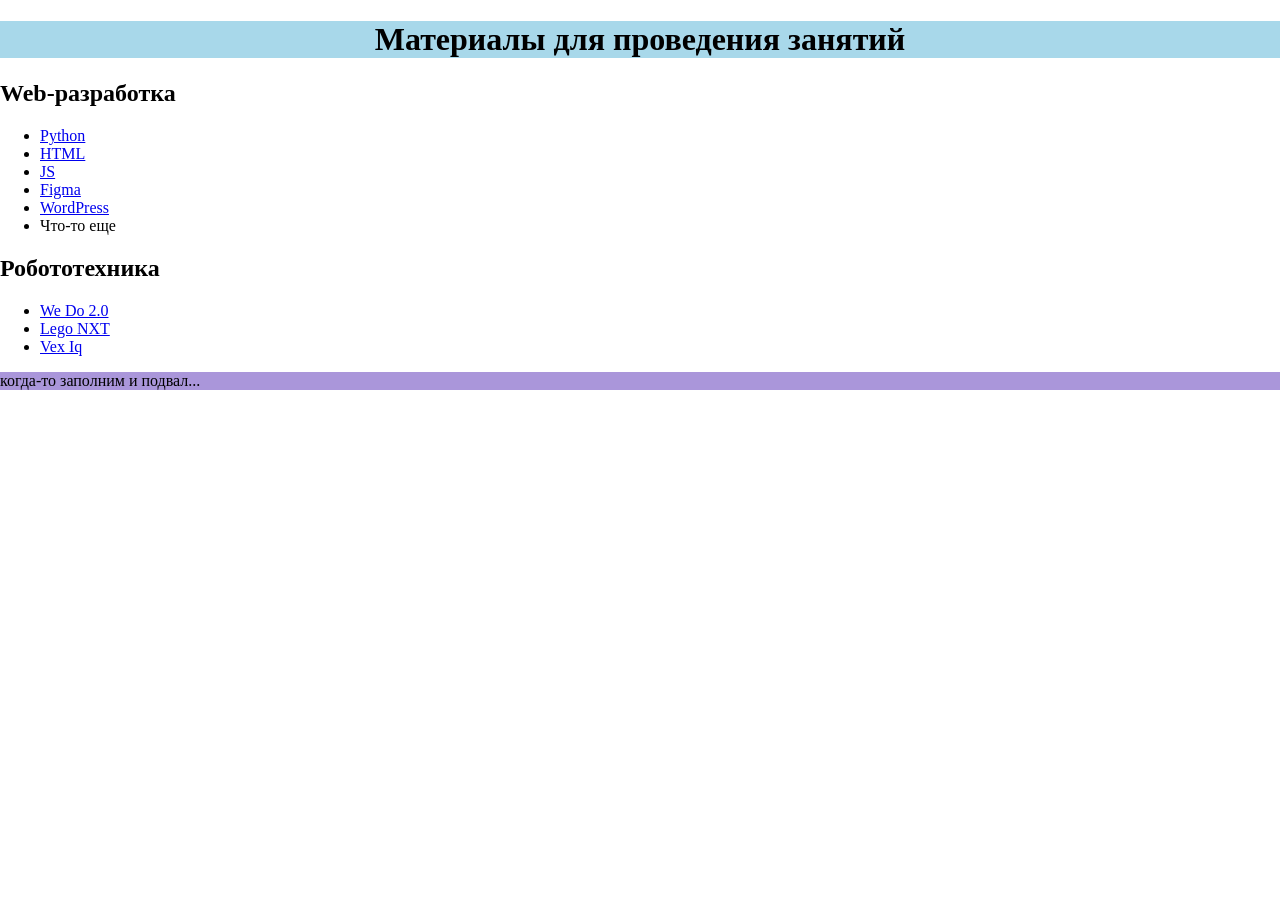
<file: index.html>
<!DOCTYPE html>
<html lang="en">

<head>
    <meta charset="UTF-8">
    <meta name="viewport" content="width=device-width, initial-scale=1.0">
    <link rel="stylesheet" href="style.css">
    <title>Выбор занятия</title>
</head>

<body>
    <header>
        <h1>Материалы для проведения занятий</h1>
    </header>
    <main>
        <h2>Web-разработка</h2>
        <ul>
            <li><a href="python.html">Python</a></li>
            <li><a href="HTML.html">HTML</a></li>
            <li><a href="js.html">JS</a></li>
            <li><a href="figma.html">Figma</a></li>
            <li><a href="wordpress.html">WordPress</a></li>
            <li>Что-то еще</li>
        </ul>
        <h2>Робототехника</h2>
        <ul>
            <li><a href="wedo.html">We Do 2.0</a></li>
            <li><a href="nxt.html">Lego NXT</a></li>
            <li><a href="vex.html">Vex Iq</a></li>
        </ul>
    </main>
<footer>когда-то заполним и подвал...</footer>
</body>

</html>
</file>
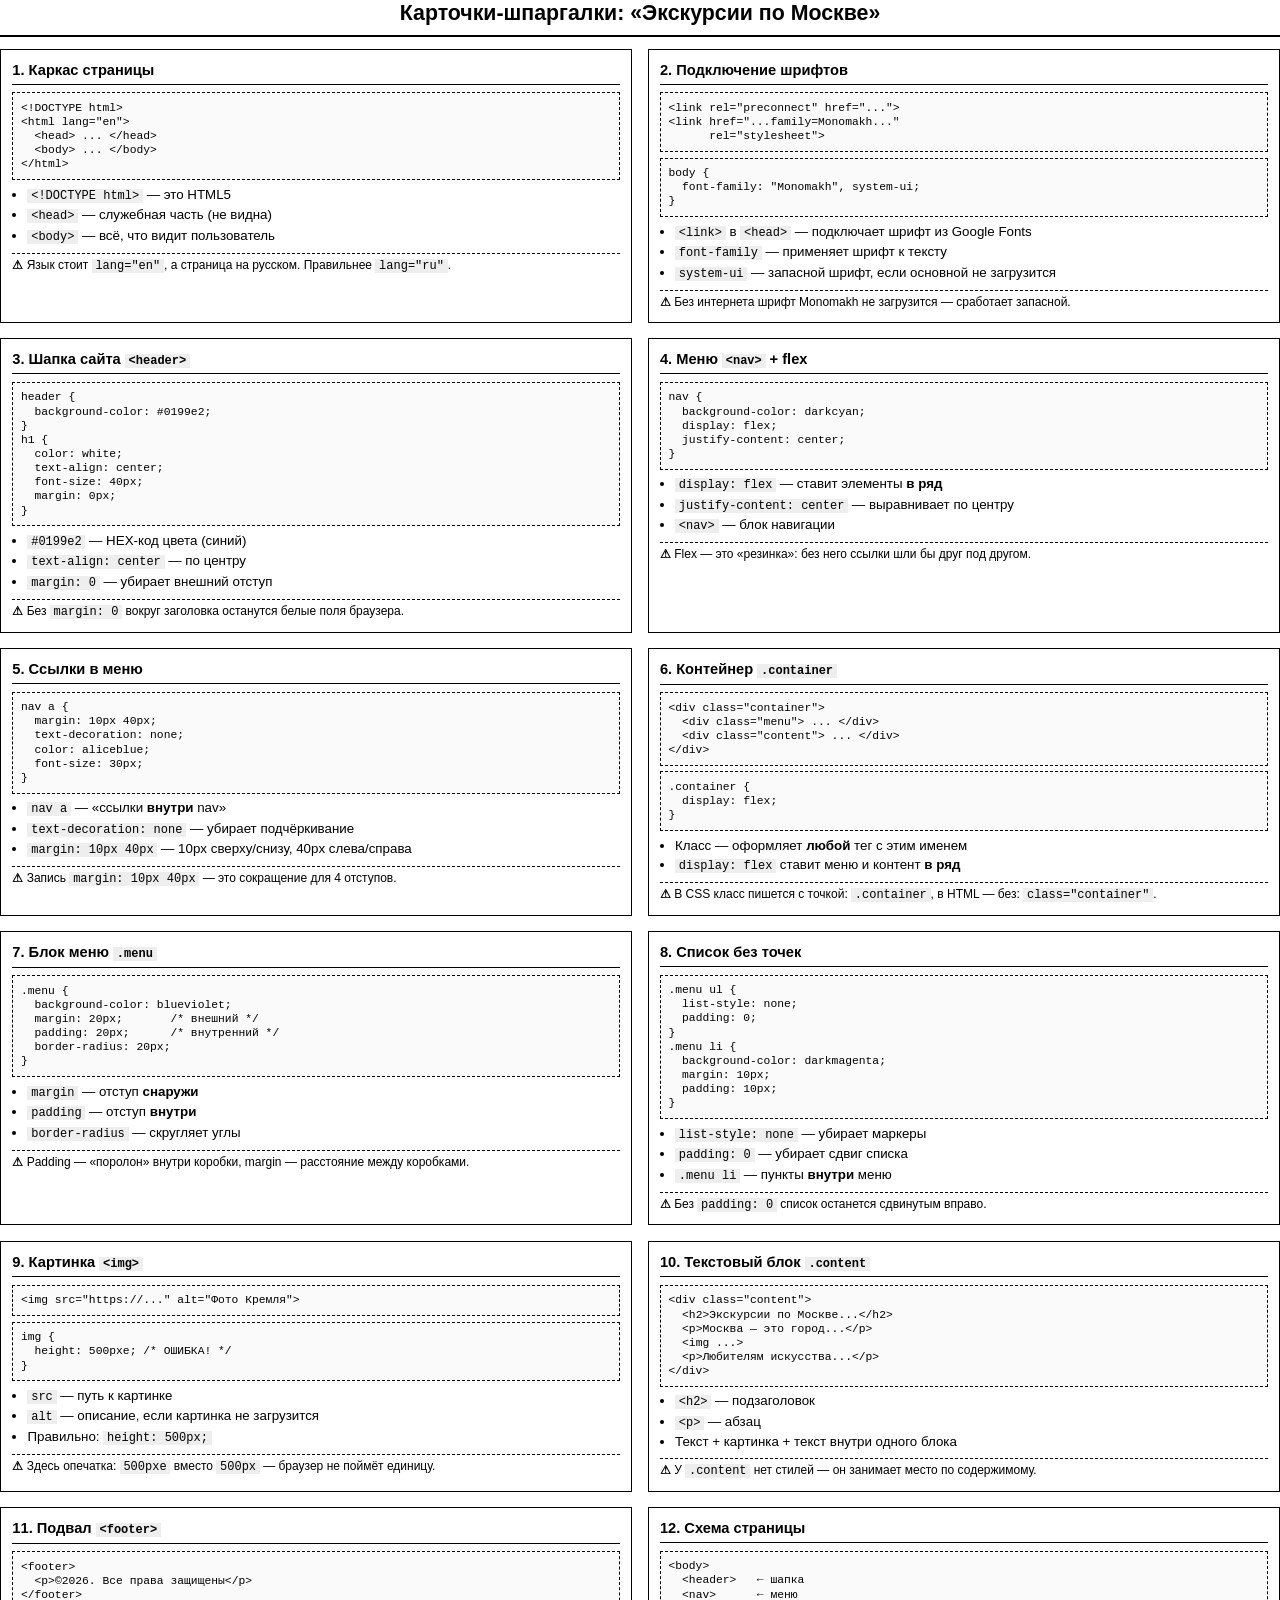
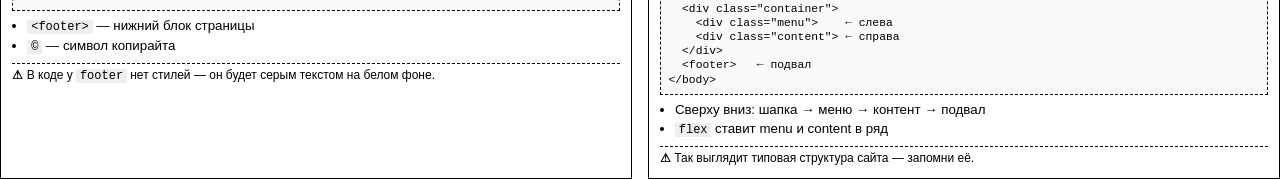
<file: HTML-less-2.html>
<!DOCTYPE html>
<html lang="ru">
<head>
<meta charset="UTF-8">
<title>Карточки-шпаргалки: Экскурсии по Москве</title>
<style>
  @page { size: A4; margin: 10mm; }
  * { box-sizing: border-box; }
  body {
    font-family: Arial, Helvetica, sans-serif;
    font-size: 10pt;
    line-height: 1.3;
    color: #000;
    background: #fff;
    margin: 0;
  }
  h1 {
    font-size: 16pt;
    text-align: center;
    margin: 0 0 3mm;
    border-bottom: 2px solid #000;
    padding-bottom: 2mm;
  }
  .grid {
    display: grid;
    grid-template-columns: 1fr 1fr;
    gap: 4mm;
  }
  .card {
    border: 1.5px solid #000;
    padding: 3mm;
    break-inside: avoid;
  }
  .card h2 {
    font-size: 11pt;
    margin: 0 0 2mm;
    border-bottom: 1px solid #000;
    padding-bottom: 1mm;
  }
  .card h3 {
    font-size: 10pt;
    margin: 2mm 0 1mm;
  }
  code {
    font-family: "Courier New", monospace;
    font-size: 9pt;
    background: #eee;
    padding: 0 1mm;
  }
  pre {
    font-family: "Courier New", monospace;
    font-size: 8.5pt;
    border: 1px dashed #000;
    padding: 2mm;
    margin: 1.5mm 0;
    white-space: pre-wrap;
    line-height: 1.25;
    background: #fafafa;
  }
  ul { margin: 1mm 0 1mm 4mm; padding: 0; }
  li { margin-bottom: 0.5mm; }
  .tag { font-weight: bold; }
  .warn {
    border-top: 1px dashed #000;
    margin-top: 2mm;
    padding-top: 1mm;
    font-size: 9pt;
  }
  .warn::before { content: "⚠ "; font-weight: bold; }
  @media print {
    .card { page-break-inside: avoid; }
  }
</style>
</head>
<body>

<h1>Карточки-шпаргалки: «Экскурсии по Москве»</h1>

<div class="grid">

  <!-- КАРТОЧКА 1 -->
  <div class="card">
    <h2>1. Каркас страницы</h2>
    <pre>&lt;!DOCTYPE html&gt;
&lt;html lang="en"&gt;
  &lt;head&gt; ... &lt;/head&gt;
  &lt;body&gt; ... &lt;/body&gt;
&lt;/html&gt;</pre>
    <ul>
      <li><code>&lt;!DOCTYPE html&gt;</code> — это HTML5</li>
      <li><code>&lt;head&gt;</code> — служебная часть (не видна)</li>
      <li><code>&lt;body&gt;</code> — всё, что видит пользователь</li>
    </ul>
    <div class="warn">Язык стоит <code>lang="en"</code>, а страница на русском. Правильнее <code>lang="ru"</code>.</div>
  </div>

  <!-- КАРТОЧКА 2 -->
  <div class="card">
    <h2>2. Подключение шрифтов</h2>
    <pre>&lt;link rel="preconnect" href="..."&gt;
&lt;link href="...family=Monomakh..." 
      rel="stylesheet"&gt;</pre>
    <pre>body {
  font-family: "Monomakh", system-ui;
}</pre>
    <ul>
      <li><code>&lt;link&gt;</code> в <code>&lt;head&gt;</code> — подключает шрифт из Google Fonts</li>
      <li><code>font-family</code> — применяет шрифт к тексту</li>
      <li><code>system-ui</code> — запасной шрифт, если основной не загрузится</li>
    </ul>
    <div class="warn">Без интернета шрифт Monomakh не загрузится — сработает запасной.</div>
  </div>

  <!-- КАРТОЧКА 3 -->
  <div class="card">
    <h2>3. Шапка сайта <code>&lt;header&gt;</code></h2>
    <pre>header {
  background-color: #0199e2;
}
h1 {
  color: white;
  text-align: center;
  font-size: 40px;
  margin: 0px;
}</pre>
    <ul>
      <li><code>#0199e2</code> — HEX-код цвета (синий)</li>
      <li><code>text-align: center</code> — по центру</li>
      <li><code>margin: 0</code> — убирает внешний отступ</li>
    </ul>
    <div class="warn">Без <code>margin: 0</code> вокруг заголовка останутся белые поля браузера.</div>
  </div>

  <!-- КАРТОЧКА 4 -->
  <div class="card">
    <h2>4. Меню <code>&lt;nav&gt;</code> + flex</h2>
    <pre>nav {
  background-color: darkcyan;
  display: flex;
  justify-content: center;
}</pre>
    <ul>
      <li><code>display: flex</code> — ставит элементы <b>в ряд</b></li>
      <li><code>justify-content: center</code> — выравнивает по центру</li>
      <li><code>&lt;nav&gt;</code> — блок навигации</li>
    </ul>
    <div class="warn">Flex — это «резинка»: без него ссылки шли бы друг под другом.</div>
  </div>

  <!-- КАРТОЧКА 5 -->
  <div class="card">
    <h2>5. Ссылки в меню</h2>
    <pre>nav a {
  margin: 10px 40px;
  text-decoration: none;
  color: aliceblue;
  font-size: 30px;
}</pre>
    <ul>
      <li><code>nav a</code> — «ссылки <b>внутри</b> nav»</li>
      <li><code>text-decoration: none</code> — убирает подчёркивание</li>
      <li><code>margin: 10px 40px</code> — 10px сверху/снизу, 40px слева/справа</li>
    </ul>
    <div class="warn">Запись <code>margin: 10px 40px</code> — это сокращение для 4 отступов.</div>
  </div>

  <!-- КАРТОЧКА 6 -->
  <div class="card">
    <h2>6. Контейнер <code>.container</code></h2>
    <pre>&lt;div class="container"&gt;
  &lt;div class="menu"&gt; ... &lt;/div&gt;
  &lt;div class="content"&gt; ... &lt;/div&gt;
&lt;/div&gt;</pre>
    <pre>.container {
  display: flex;
}</pre>
    <ul>
      <li>Класс — оформляет <b>любой</b> тег с этим именем</li>
      <li><code>display: flex</code> ставит меню и контент <b>в ряд</b></li>
    </ul>
    <div class="warn">В CSS класс пишется с точкой: <code>.container</code>, в HTML — без: <code>class="container"</code>.</div>
  </div>

  <!-- КАРТОЧКА 7 -->
  <div class="card">
    <h2>7. Блок меню <code>.menu</code></h2>
    <pre>.menu {
  background-color: blueviolet;
  margin: 20px;       /* внешний */
  padding: 20px;      /* внутренний */
  border-radius: 20px;
}</pre>
    <ul>
      <li><code>margin</code> — отступ <b>снаружи</b></li>
      <li><code>padding</code> — отступ <b>внутри</b></li>
      <li><code>border-radius</code> — скругляет углы</li>
    </ul>
    <div class="warn">Padding — «поролон» внутри коробки, margin — расстояние между коробками.</div>
  </div>

  <!-- КАРТОЧКА 8 -->
  <div class="card">
    <h2>8. Список без точек</h2>
    <pre>.menu ul {
  list-style: none;
  padding: 0;
}
.menu li {
  background-color: darkmagenta;
  margin: 10px;
  padding: 10px;
}</pre>
    <ul>
      <li><code>list-style: none</code> — убирает маркеры</li>
      <li><code>padding: 0</code> — убирает сдвиг списка</li>
      <li><code>.menu li</code> — пункты <b>внутри</b> меню</li>
    </ul>
    <div class="warn">Без <code>padding: 0</code> список останется сдвинутым вправо.</div>
  </div>

  <!-- КАРТОЧКА 9 -->
  <div class="card">
    <h2>9. Картинка <code>&lt;img&gt;</code></h2>
    <pre>&lt;img src="https://..." alt="Фото Кремля"&gt;</pre>
    <pre>img {
  height: 500pxe; /* ОШИБКА! */
}</pre>
    <ul>
      <li><code>src</code> — путь к картинке</li>
      <li><code>alt</code> — описание, если картинка не загрузится</li>
      <li>Правильно: <code>height: 500px;</code></li>
    </ul>
    <div class="warn">Здесь опечатка: <code>500pxe</code> вместо <code>500px</code> — браузер не поймёт единицу.</div>
  </div>

  <!-- КАРТОЧКА 10 -->
  <div class="card">
    <h2>10. Текстовый блок <code>.content</code></h2>
    <pre>&lt;div class="content"&gt;
  &lt;h2&gt;Экскурсии по Москве...&lt;/h2&gt;
  &lt;p&gt;Москва — это город...&lt;/p&gt;
  &lt;img ...&gt;
  &lt;p&gt;Любителям искусства...&lt;/p&gt;
&lt;/div&gt;</pre>
    <ul>
      <li><code>&lt;h2&gt;</code> — подзаголовок</li>
      <li><code>&lt;p&gt;</code> — абзац</li>
      <li>Текст + картинка + текст внутри одного блока</li>
    </ul>
    <div class="warn">У <code>.content</code> нет стилей — он занимает место по содержимому.</div>
  </div>

  <!-- КАРТОЧКА 11 -->
  <div class="card">
    <h2>11. Подвал <code>&lt;footer&gt;</code></h2>
    <pre>&lt;footer&gt;
  &lt;p&gt;©2026. Все права защищены&lt;/p&gt;
&lt;/footer&gt;</pre>
    <ul>
      <li><code>&lt;footer&gt;</code> — нижний блок страницы</li>
      <li><code>©</code> — символ копирайта</li>
    </ul>
    <div class="warn">В коде у <code>footer</code> нет стилей — он будет серым текстом на белом фоне.</div>
  </div>

  <!-- КАРТОЧКА 12 -->
  <div class="card">
    <h2>12. Схема страницы</h2>
    <pre>&lt;body&gt;
  &lt;header&gt;   ← шапка
  &lt;nav&gt;      ← меню
  &lt;div class="container"&gt;
    &lt;div class="menu"&gt;    ← слева
    &lt;div class="content"&gt; ← справа
  &lt;/div&gt;
  &lt;footer&gt;   ← подвал
&lt;/body&gt;</pre>
    <ul>
      <li>Сверху вниз: шапка → меню → контент → подвал</li>
      <li><code>flex</code> ставит menu и content в ряд</li>
    </ul>
    <div class="warn">Так выглядит типовая структура сайта — запомни её.</div>
  </div>

</div>

</body>
</html>
</file>
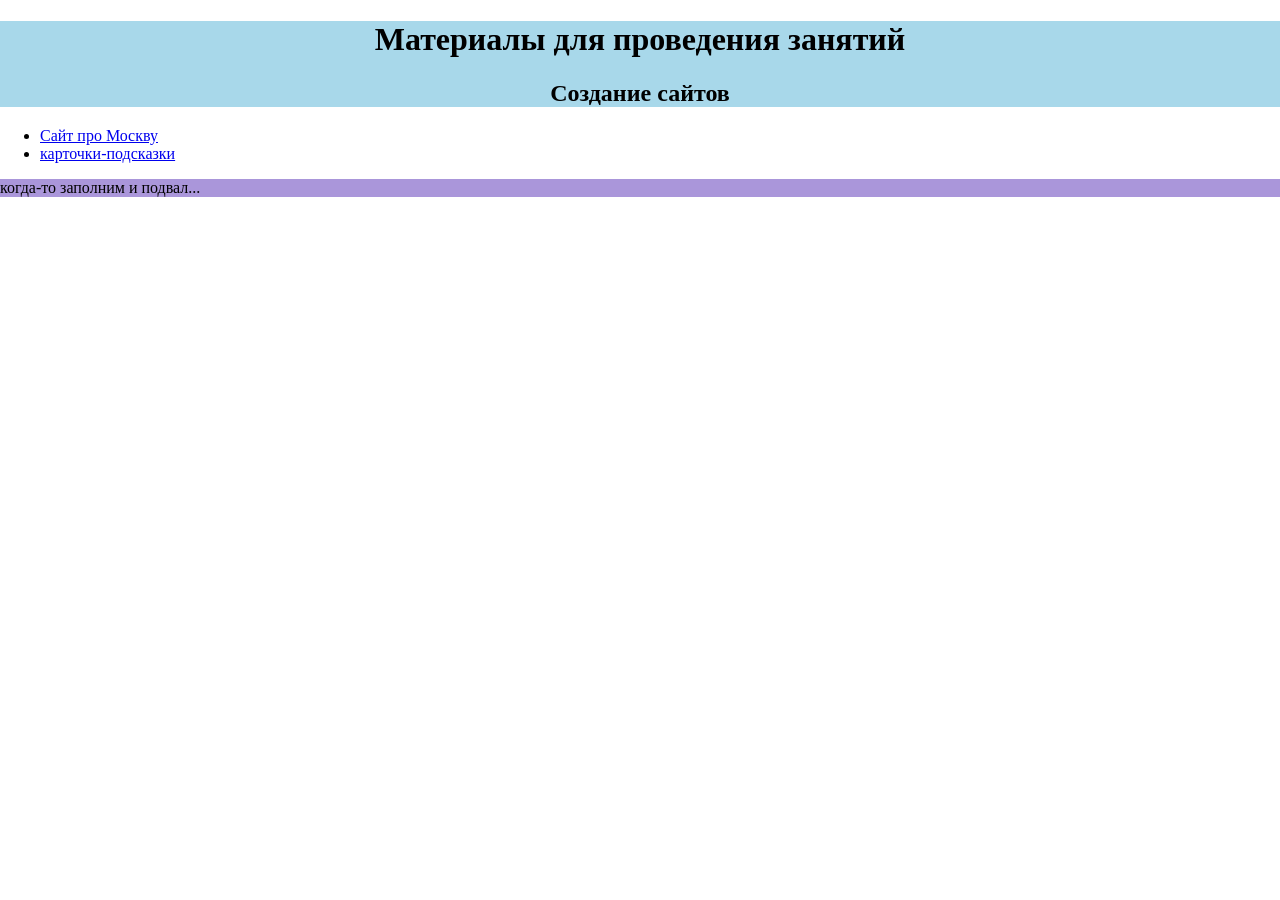
<file: HTML.html>
<!DOCTYPE html>
<html lang="en">

<head>
    <meta charset="UTF-8">
    <meta name="viewport" content="width=device-width, initial-scale=1.0">
    <link rel="stylesheet" href="style.css">
    <title>Document</title>
</head>

<body>
    <header>
        <h1>Материалы для проведения занятий</h1>
      <h2>Создание сайтов</h2>
    </header>
    <main>
        
        <ul>
          <li><a href="HTML-less-1">Сайт про Москву</a></li>
          <li><a href="HTML-less-2">карточки-подсказки</a></li>
        </ul>
       
    </main>
<footer>когда-то заполним и подвал...</footer>
</body>

</html>
</file>
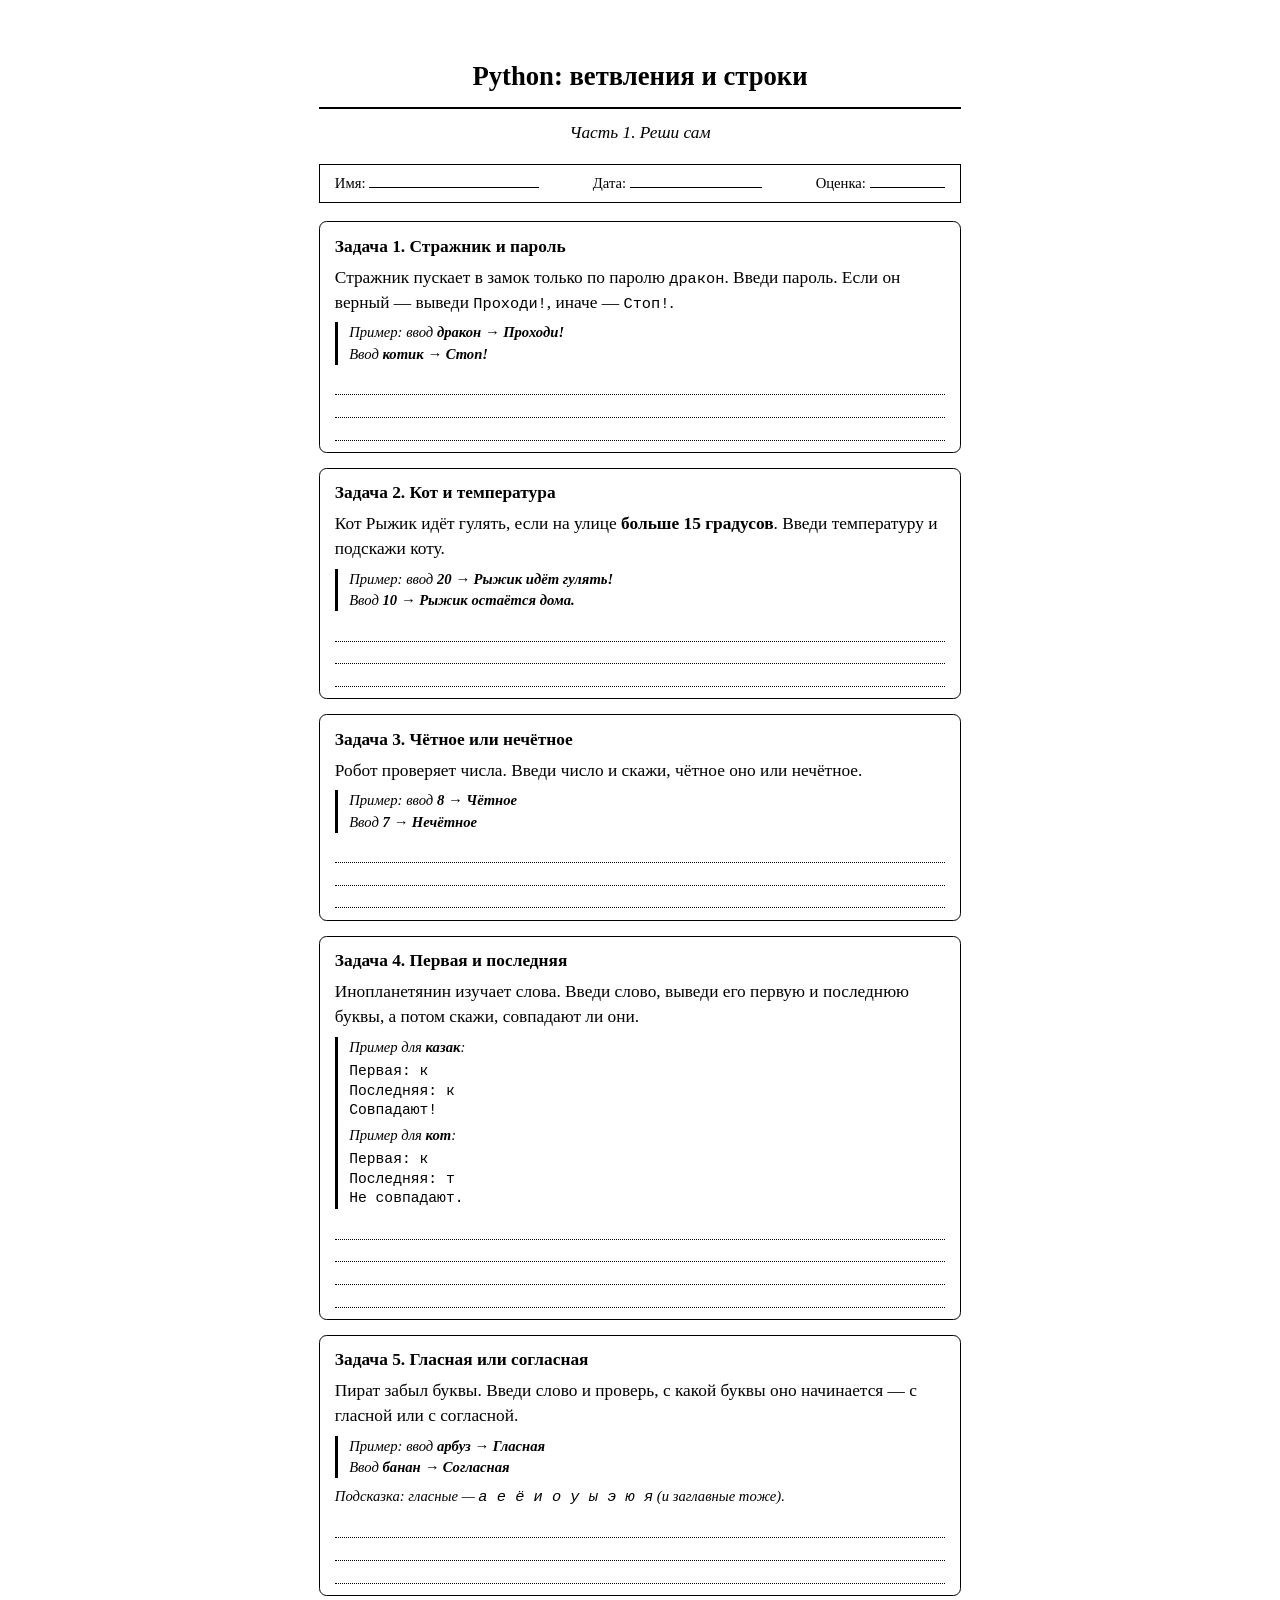
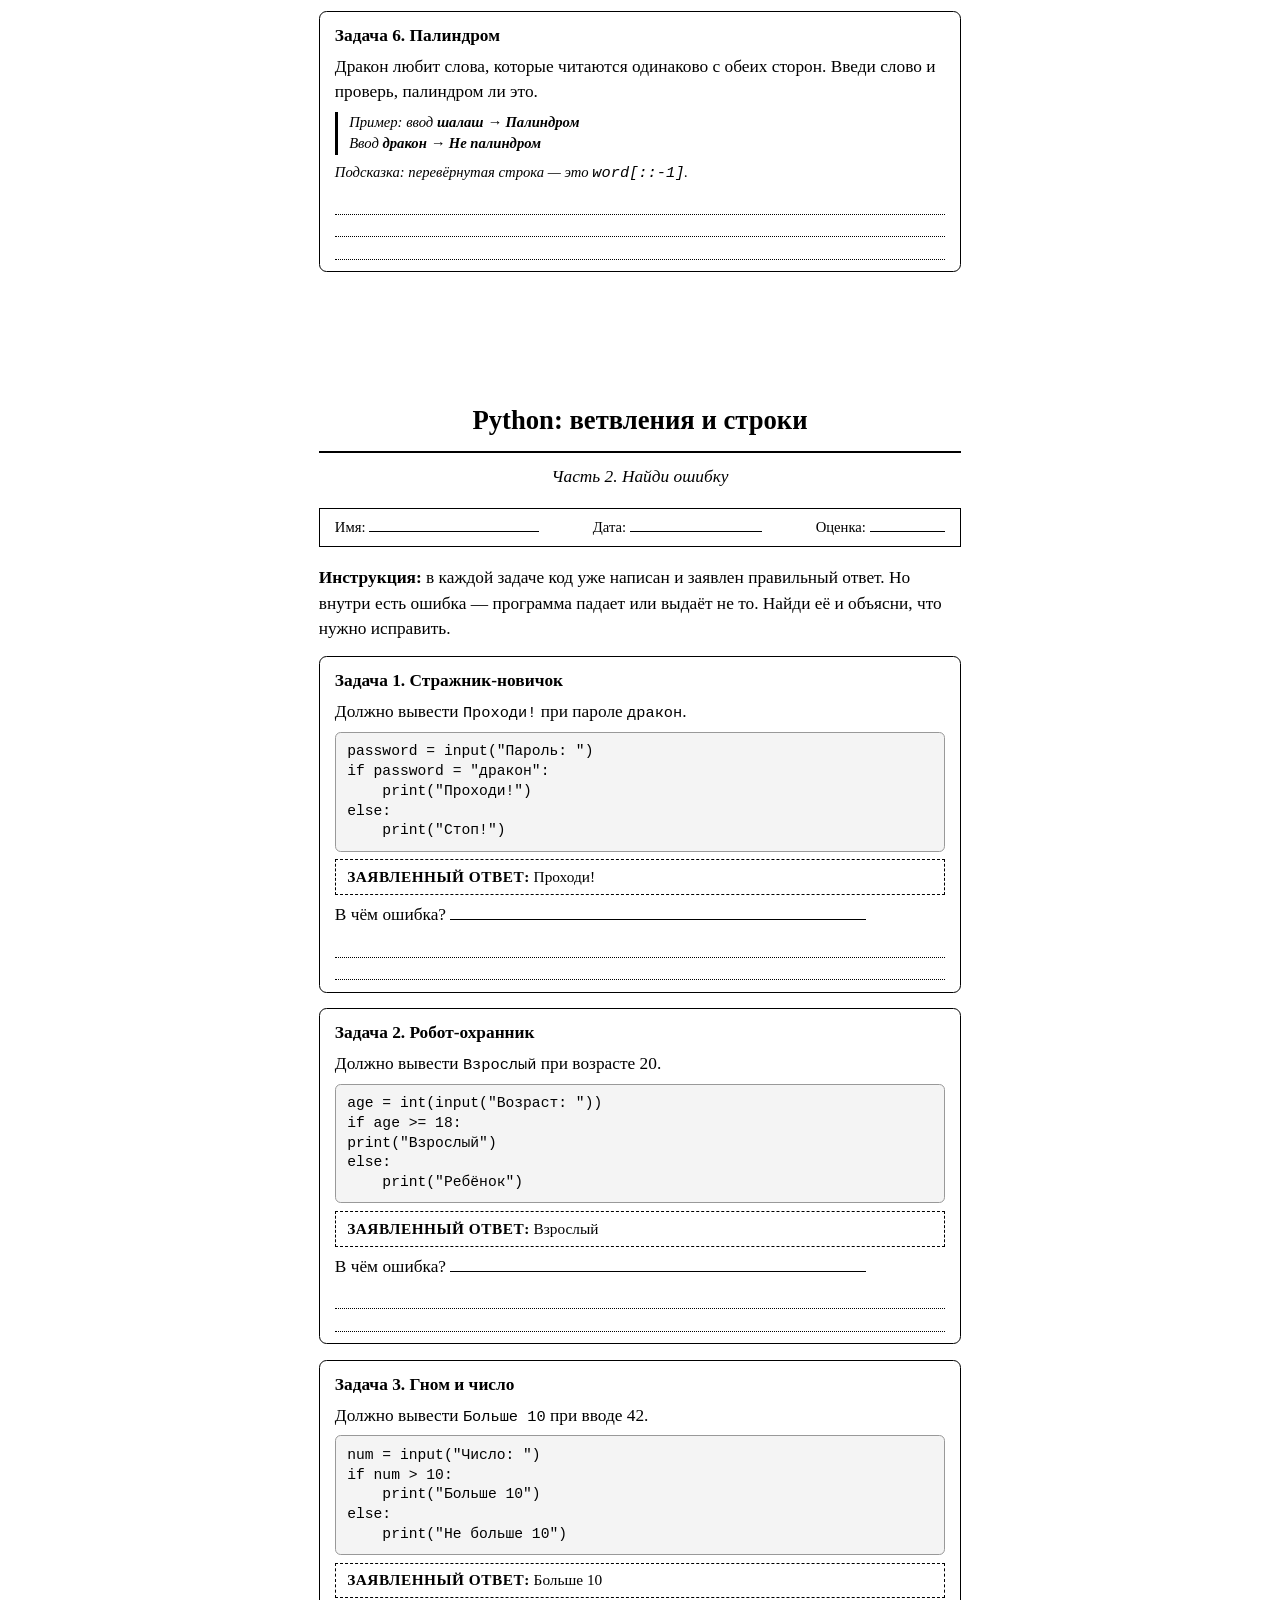
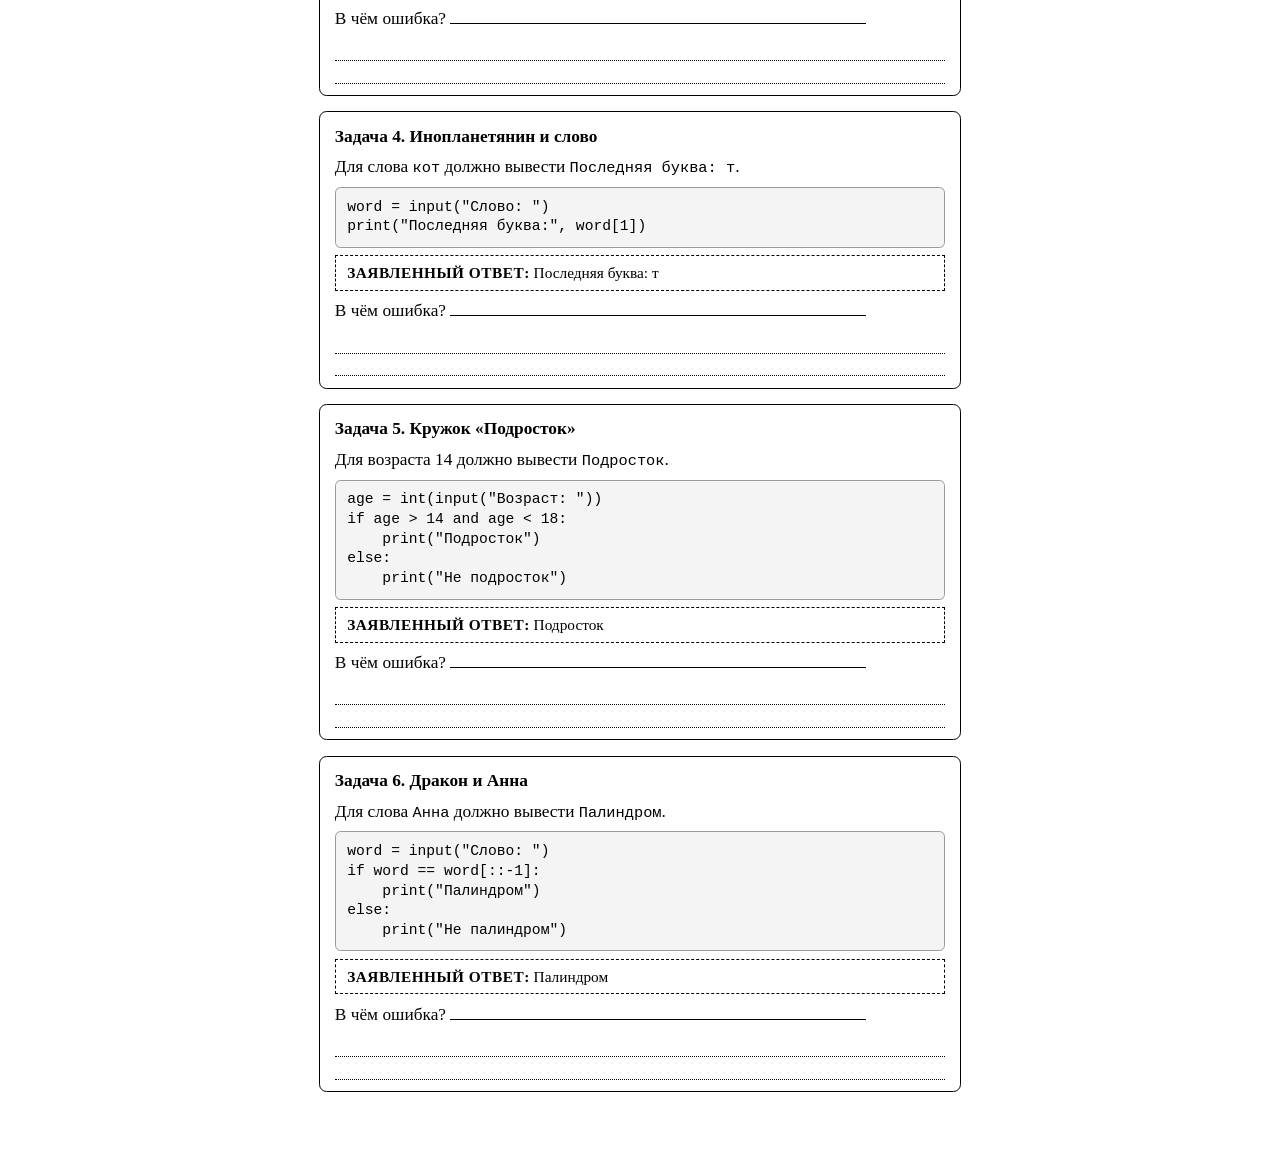
<file: Python-less-10.html>
<!DOCTYPE html>
<html lang="ru">
<head>
<meta charset="UTF-8">
<title>Python: ветвления и строки — для ученика</title>
<style>
  * { box-sizing: border-box; }

  body {
    font-family: "Times New Roman", Georgia, serif;
    font-size: 13pt;
    line-height: 1.45;
    color: #000;
    background: #fff;
    margin: 0;
    padding: 0;
  }

  .page {
    width: 190mm;
    min-height: 270mm;
    margin: 0 auto;
    padding: 15mm 10mm;
  }

  h1 {
    font-size: 20pt;
    text-align: center;
    margin: 0 0 3mm 0;
    border-bottom: 2px solid #000;
    padding-bottom: 3mm;
  }

  h2 {
    font-size: 15pt;
    margin: 6mm 0 3mm 0;
    border-bottom: 1px solid #000;
    padding-bottom: 1.5mm;
  }

  .subtitle {
    text-align: center;
    font-style: italic;
    margin: 0 0 5mm 0;
  }

  .meta {
    display: flex;
    justify-content: space-between;
    border: 1px solid #000;
    padding: 2mm 4mm;
    margin-bottom: 5mm;
    font-size: 11pt;
  }

  .line {
    border-bottom: 1px solid #000;
    display: inline-block;
    min-width: 45mm;
    height: 4mm;
  }

  .task {
    border: 1.5px solid #000;
    border-radius: 2mm;
    padding: 3mm 4mm;
    margin-bottom: 4mm;
    page-break-inside: avoid;
    break-inside: avoid;
  }

  .task .num {
    font-weight: bold;
    font-size: 13pt;
    margin-bottom: 1.5mm;
  }

  .task p { margin: 1.5mm 0; }

  .example {
    border-left: 3px solid #000;
    padding-left: 3mm;
    margin: 2mm 0;
    font-size: 11pt;
    font-style: italic;
  }

  .example pre {
    font-family: "Courier New", monospace;
    font-style: normal;
    margin: 1mm 0;
    background: none;
    border: none;
    padding: 0;
  }

  pre {
    font-family: "Courier New", monospace;
    font-size: 11pt;
    line-height: 1.35;
    background: #f4f4f4;
    border: 1px solid #999;
    border-radius: 1.5mm;
    padding: 2.5mm 3mm;
    margin: 2mm 0;
    white-space: pre-wrap;
    page-break-inside: avoid;
    break-inside: avoid;
  }

  code {
    font-family: "Courier New", monospace;
    font-size: 11.5pt;
  }

  .answer-lines { margin-top: 2mm; font-size: 11pt; }

  .answer-lines div {
    border-bottom: 1px dotted #000;
    height: 6mm;
  }

  .declared {
    border: 1px dashed #000;
    padding: 1.5mm 3mm;
    margin-top: 2mm;
    font-size: 11.5pt;
  }

  .declared strong { text-transform: uppercase; letter-spacing: 0.5px; }

  .page-break {
    page-break-after: always;
    break-after: page;
  }

  @page { size: A4; margin: 10mm; }

  @media print {
    body { font-size: 12pt; }
    .page { width: auto; min-height: auto; padding: 0; margin: 0; }
    pre { background: #fff !important; border: 1px solid #000; }
  }
</style>
</head>
<body>

<!-- ============================================================ -->
<!-- ЧАСТЬ 1 — РЕШИ САМ                                           -->
<!-- ============================================================ -->
<div class="page">

  <h1>Python: ветвления и строки</h1>
  <p class="subtitle">Часть 1. Реши сам</p>

  <div class="meta">
    <span>Имя: <span class="line"></span></span>
    <span>Дата: <span class="line" style="min-width:35mm;"></span></span>
    <span>Оценка: <span class="line" style="min-width:20mm;"></span></span>
  </div>

  <div class="task">
    <div class="num">Задача 1. Стражник и пароль</div>
    <p>Стражник пускает в замок только по паролю <code>дракон</code>. Введи пароль. Если он верный — выведи <code>Проходи!</code>, иначе — <code>Стоп!</code>.</p>
    <div class="example">Пример: ввод <b>дракон</b> → <b>Проходи!</b><br>Ввод <b>котик</b> → <b>Стоп!</b></div>
    <div class="answer-lines"><div></div><div></div><div></div></div>
  </div>

  <div class="task">
    <div class="num">Задача 2. Кот и температура</div>
    <p>Кот Рыжик идёт гулять, если на улице <b>больше 15 градусов</b>. Введи температуру и подскажи коту.</p>
    <div class="example">Пример: ввод <b>20</b> → <b>Рыжик идёт гулять!</b><br>Ввод <b>10</b> → <b>Рыжик остаётся дома.</b></div>
    <div class="answer-lines"><div></div><div></div><div></div></div>
  </div>

  <div class="task">
    <div class="num">Задача 3. Чётное или нечётное</div>
    <p>Робот проверяет числа. Введи число и скажи, чётное оно или нечётное.</p>
    <div class="example">Пример: ввод <b>8</b> → <b>Чётное</b><br>Ввод <b>7</b> → <b>Нечётное</b></div>
    <div class="answer-lines"><div></div><div></div><div></div></div>
  </div>

  <div class="task">
    <div class="num">Задача 4. Первая и последняя</div>
    <p>Инопланетянин изучает слова. Введи слово, выведи его первую и последнюю буквы, а потом скажи, совпадают ли они.</p>
    <div class="example">Пример для <b>казак</b>:<pre>Первая: к
Последняя: к
Совпадают!</pre>Пример для <b>кот</b>:<pre>Первая: к
Последняя: т
Не совпадают.</pre></div>
    <div class="answer-lines"><div></div><div></div><div></div><div></div></div>
  </div>

  <div class="task">
    <div class="num">Задача 5. Гласная или согласная</div>
    <p>Пират забыл буквы. Введи слово и проверь, с какой буквы оно начинается — с гласной или с согласной.</p>
    <div class="example">Пример: ввод <b>арбуз</b> → <b>Гласная</b><br>Ввод <b>банан</b> → <b>Согласная</b></div>
    <p style="font-size:11pt; font-style:italic;">Подсказка: гласные — <code>а е ё и о у ы э ю я</code> (и заглавные тоже).</p>
    <div class="answer-lines"><div></div><div></div><div></div></div>
  </div>

  <div class="task">
    <div class="num">Задача 6. Палиндром</div>
    <p>Дракон любит слова, которые читаются одинаково с обеих сторон. Введи слово и проверь, палиндром ли это.</p>
    <div class="example">Пример: ввод <b>шалаш</b> → <b>Палиндром</b><br>Ввод <b>дракон</b> → <b>Не палиндром</b></div>
    <p style="font-size:11pt; font-style:italic;">Подсказка: перевёрнутая строка — это <code>word[::-1]</code>.</p>
    <div class="answer-lines"><div></div><div></div><div></div></div>
  </div>

</div>

<div class="page-break"></div>

<!-- ============================================================ -->
<!-- ЧАСТЬ 2 — НАЙДИ ОШИБКУ                                       -->
<!-- ============================================================ -->
<div class="page">

  <h1>Python: ветвления и строки</h1>
  <p class="subtitle">Часть 2. Найди ошибку</p>

  <div class="meta">
    <span>Имя: <span class="line"></span></span>
    <span>Дата: <span class="line" style="min-width:35mm;"></span></span>
    <span>Оценка: <span class="line" style="min-width:20mm;"></span></span>
  </div>

  <p style="margin-bottom:4mm;"><b>Инструкция:</b> в каждой задаче код уже написан и заявлен правильный ответ. Но внутри есть ошибка — программа падает или выдаёт не то. Найди её и объясни, что нужно исправить.</p>

  <div class="task">
    <div class="num">Задача 1. Стражник-новичок</div>
    <p>Должно вывести <code>Проходи!</code> при пароле <code>дракон</code>.</p>
<pre>password = input("Пароль: ")
if password = "дракон":
    print("Проходи!")
else:
    print("Стоп!")</pre>
    <div class="declared"><strong>Заявленный ответ:</strong> Проходи!</div>
    <p style="margin-top:2mm;">В чём ошибка? <span class="line" style="min-width:110mm;"></span></p>
    <div class="answer-lines"><div></div><div></div></div>
  </div>

  <div class="task">
    <div class="num">Задача 2. Робот-охранник</div>
    <p>Должно вывести <code>Взрослый</code> при возрасте 20.</p>
<pre>age = int(input("Возраст: "))
if age >= 18:
print("Взрослый")
else:
    print("Ребёнок")</pre>
    <div class="declared"><strong>Заявленный ответ:</strong> Взрослый</div>
    <p style="margin-top:2mm;">В чём ошибка? <span class="line" style="min-width:110mm;"></span></p>
    <div class="answer-lines"><div></div><div></div></div>
  </div>

  <div class="task">
    <div class="num">Задача 3. Гном и число</div>
    <p>Должно вывести <code>Больше 10</code> при вводе 42.</p>
<pre>num = input("Число: ")
if num &gt; 10:
    print("Больше 10")
else:
    print("Не больше 10")</pre>
    <div class="declared"><strong>Заявленный ответ:</strong> Больше 10</div>
    <p style="margin-top:2mm;">В чём ошибка? <span class="line" style="min-width:110mm;"></span></p>
    <div class="answer-lines"><div></div><div></div></div>
  </div>

  <div class="task">
    <div class="num">Задача 4. Инопланетянин и слово</div>
    <p>Для слова <code>кот</code> должно вывести <code>Последняя буква: т</code>.</p>
<pre>word = input("Слово: ")
print("Последняя буква:", word[1])</pre>
    <div class="declared"><strong>Заявленный ответ:</strong> Последняя буква: т</div>
    <p style="margin-top:2mm;">В чём ошибка? <span class="line" style="min-width:110mm;"></span></p>
    <div class="answer-lines"><div></div><div></div></div>
  </div>

  <div class="task">
    <div class="num">Задача 5. Кружок «Подросток»</div>
    <p>Для возраста 14 должно вывести <code>Подросток</code>.</p>
<pre>age = int(input("Возраст: "))
if age &gt; 14 and age &lt; 18:
    print("Подросток")
else:
    print("Не подросток")</pre>
    <div class="declared"><strong>Заявленный ответ:</strong> Подросток</div>
    <p style="margin-top:2mm;">В чём ошибка? <span class="line" style="min-width:110mm;"></span></p>
    <div class="answer-lines"><div></div><div></div></div>
  </div>

  <div class="task">
    <div class="num">Задача 6. Дракон и Анна</div>
    <p>Для слова <code>Анна</code> должно вывести <code>Палиндром</code>.</p>
<pre>word = input("Слово: ")
if word == word[::-1]:
    print("Палиндром")
else:
    print("Не палиндром")</pre>
    <div class="declared"><strong>Заявленный ответ:</strong> Палиндром</div>
    <p style="margin-top:2mm;">В чём ошибка? <span class="line" style="min-width:110mm;"></span></p>
    <div class="answer-lines"><div></div><div></div></div>
  </div>

</div>

</body>
</html>
</file>
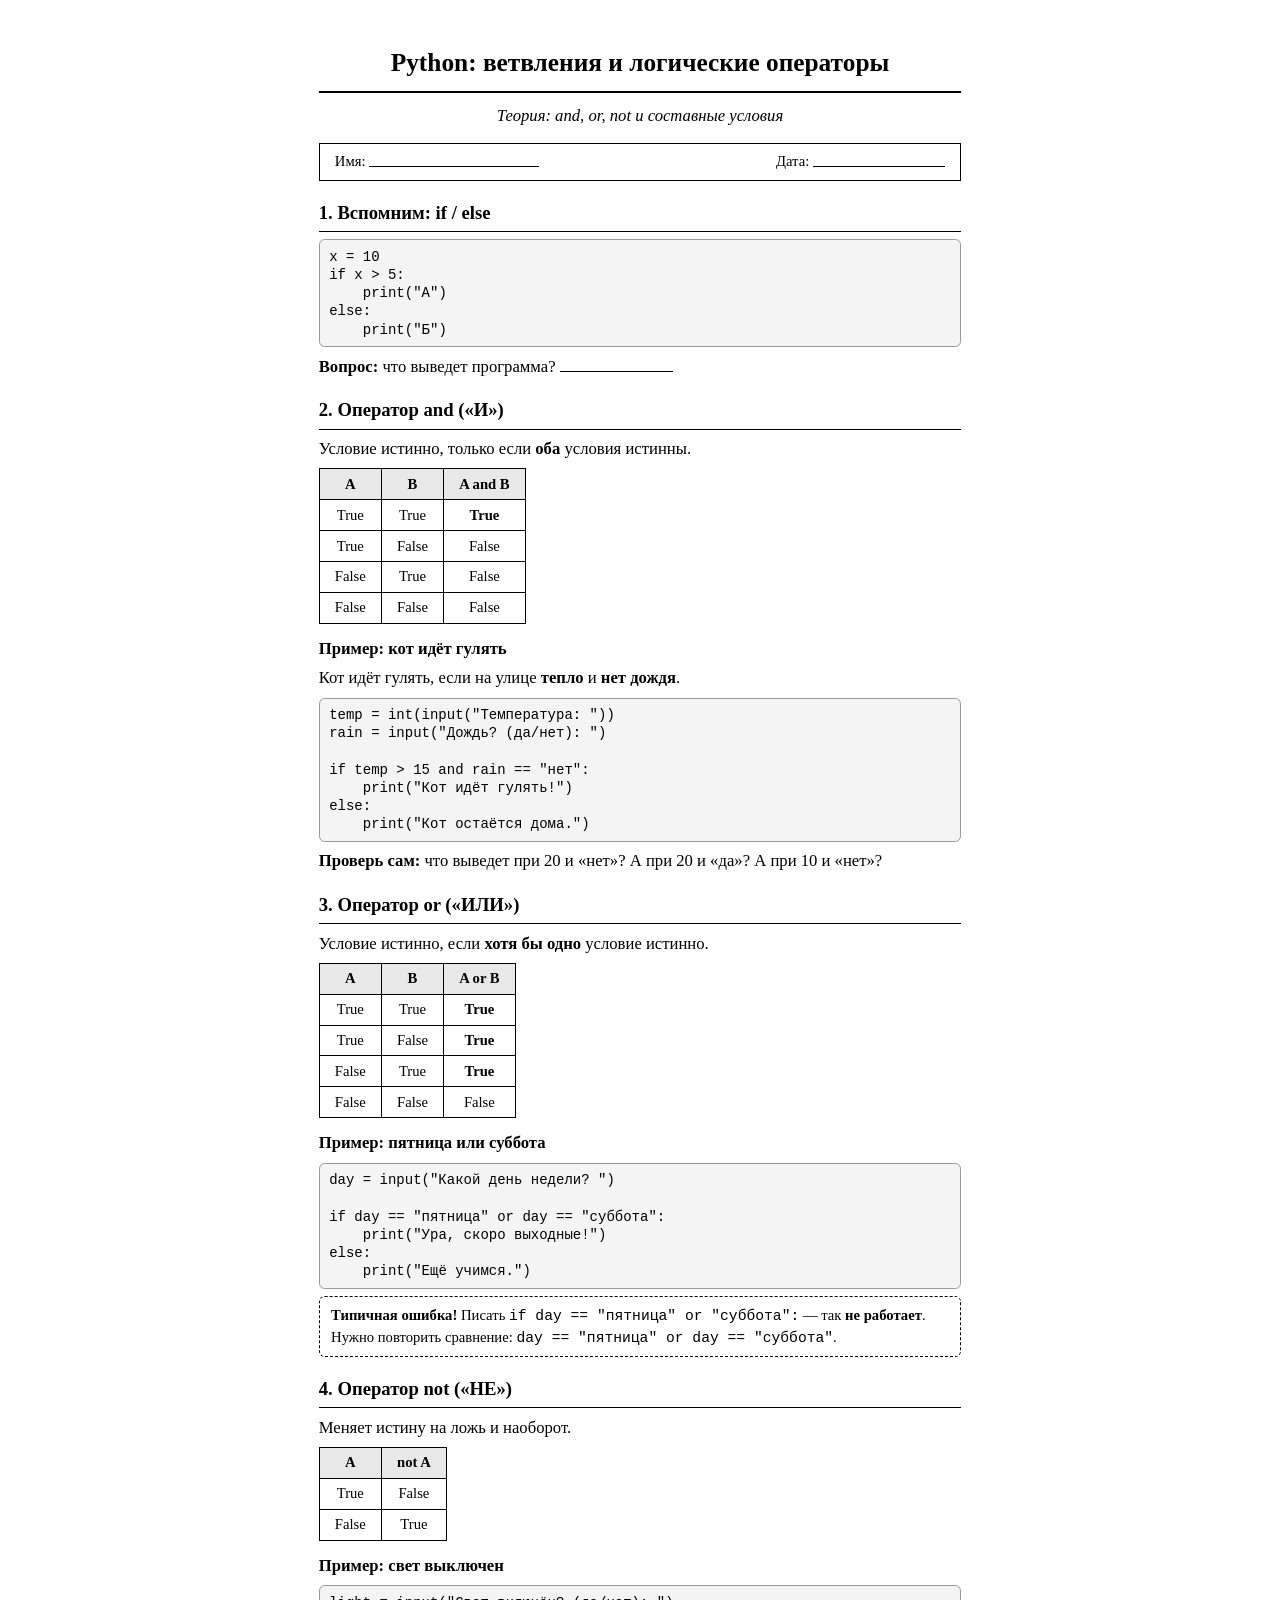
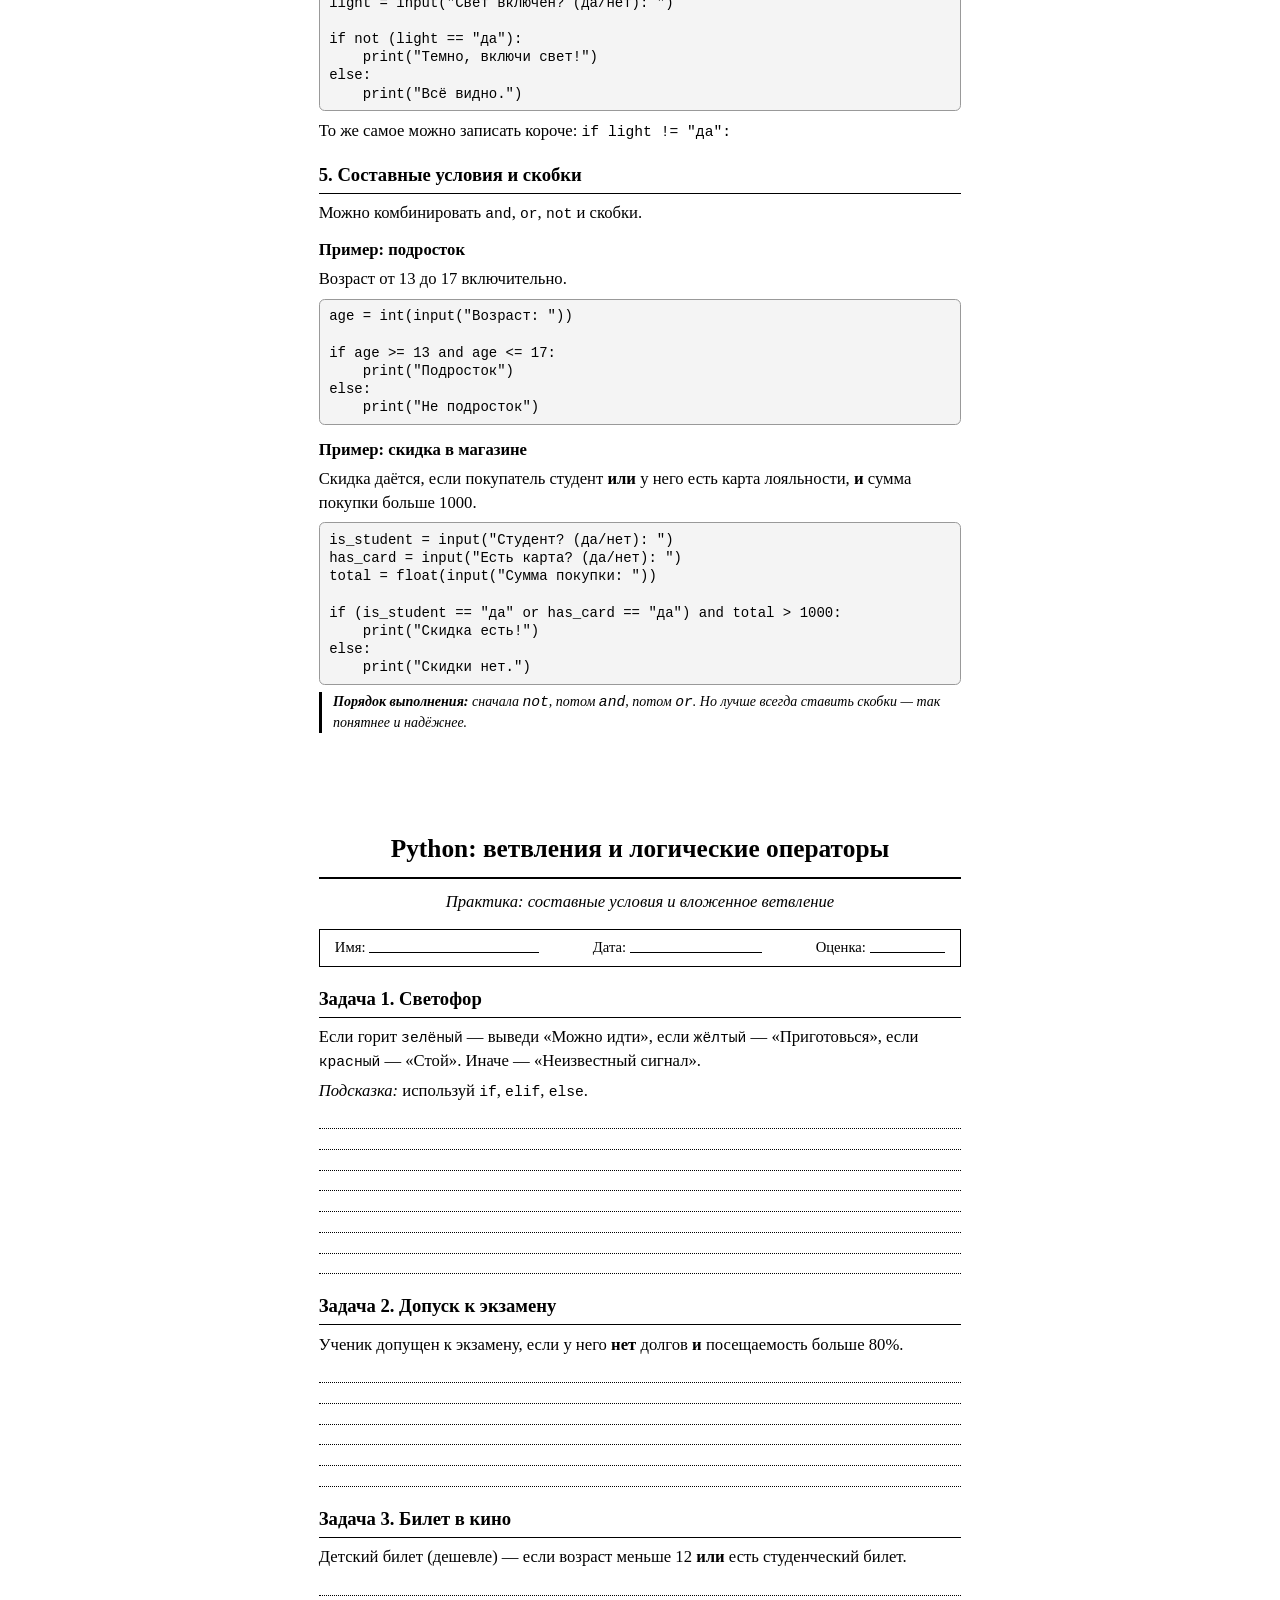
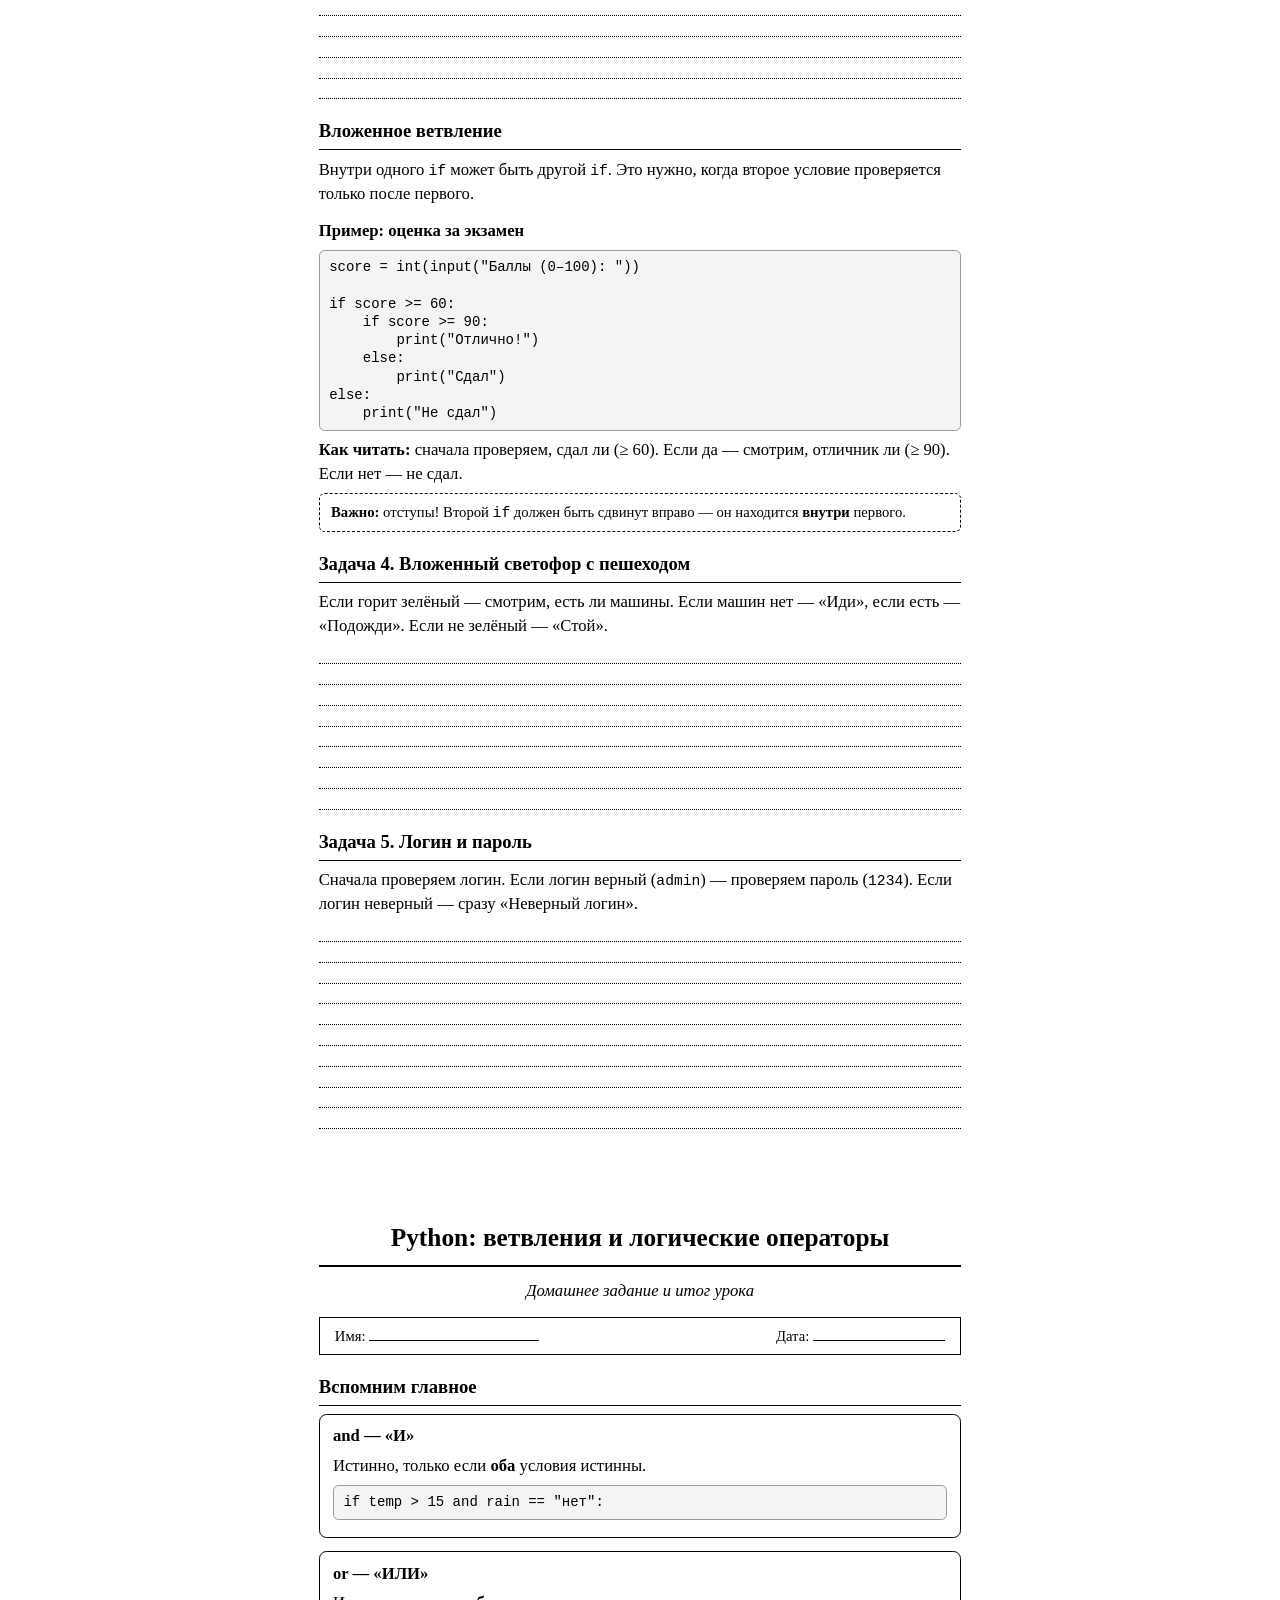
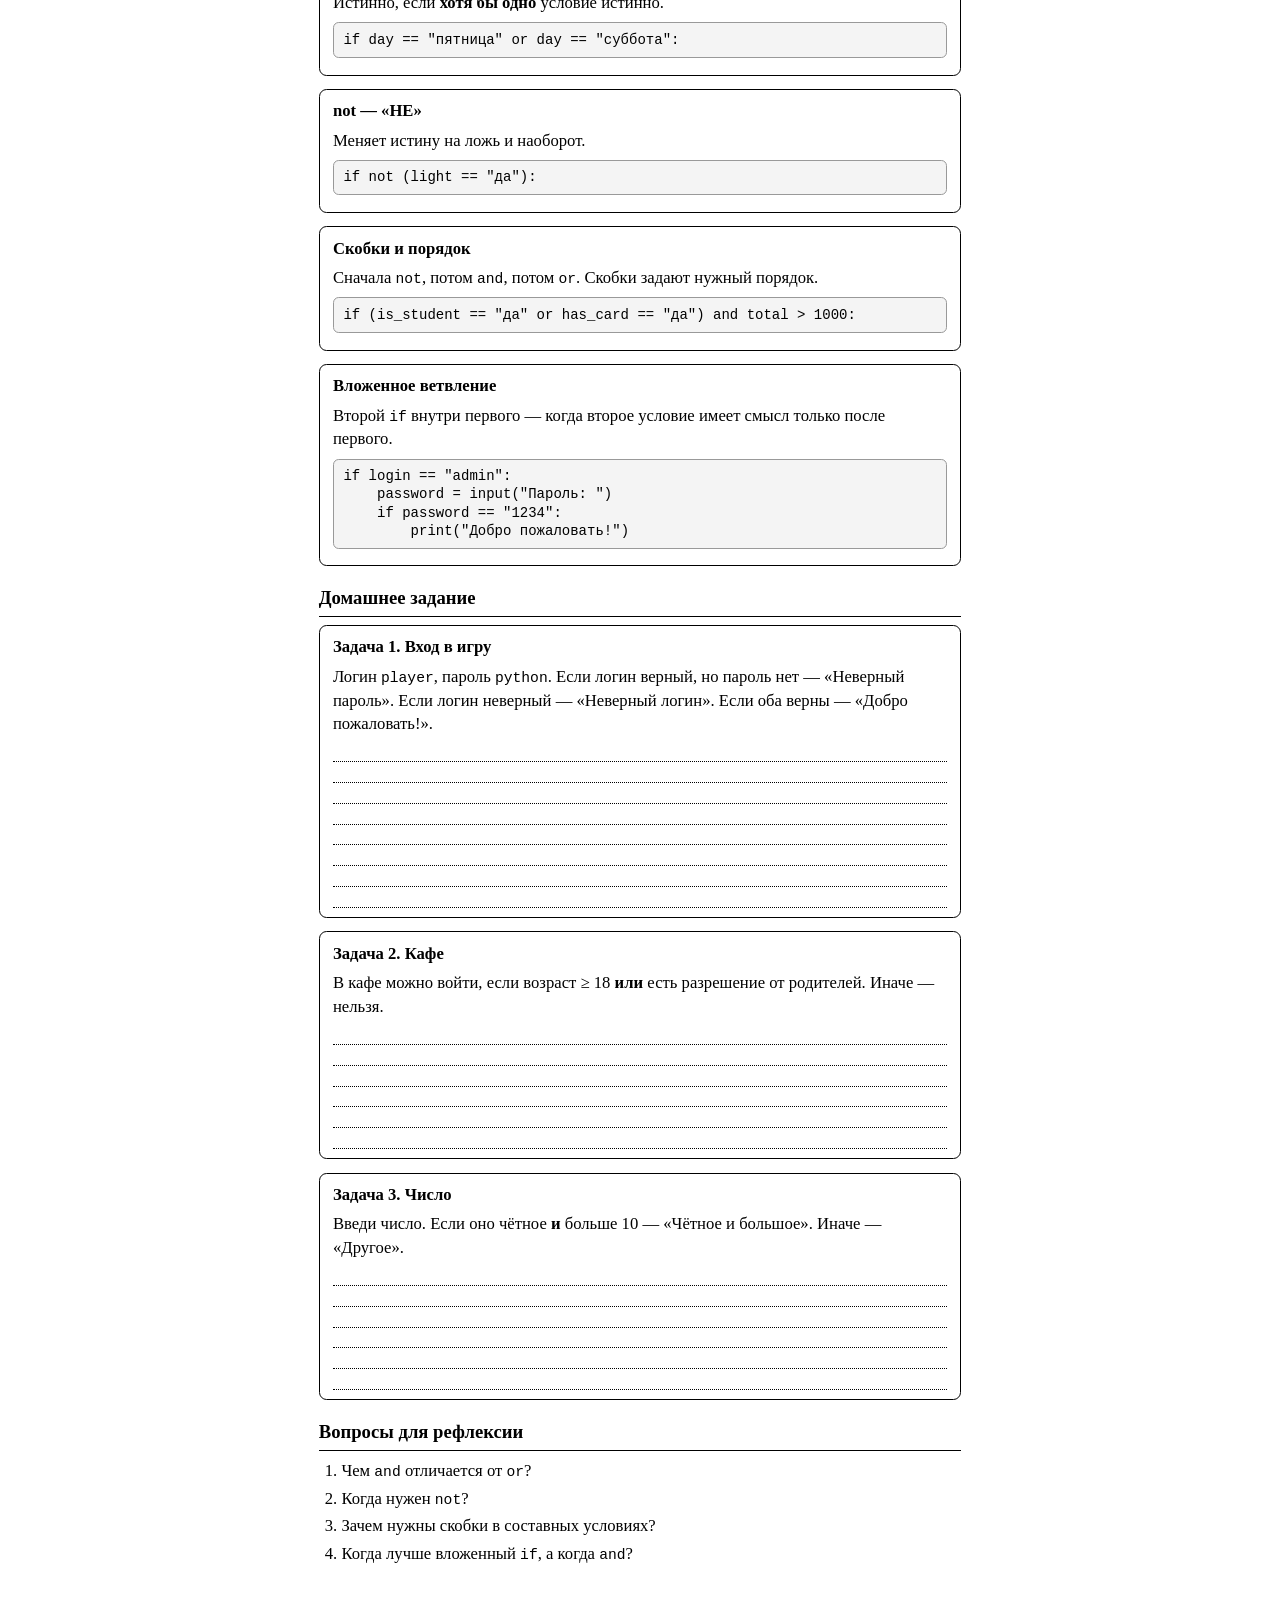
<file: Python-less-11.html>
<!DOCTYPE html>
<html lang="ru">
<head>
<meta charset="UTF-8">
<title>Python: ветвления и логические операторы — для ученика</title>
<style>
  * { box-sizing: border-box; }

  body {
    font-family: "Times New Roman", Georgia, serif;
    font-size: 12.5pt;
    line-height: 1.42;
    color: #000;
    background: #fff;
    margin: 0;
    padding: 0;
  }

  .page {
    width: 190mm;
    min-height: 270mm;
    margin: 0 auto;
    padding: 12mm 10mm;
  }

  h1 {
    font-size: 19pt;
    text-align: center;
    margin: 0 0 3mm 0;
    border-bottom: 2px solid #000;
    padding-bottom: 2.5mm;
  }

  h2 {
    font-size: 14pt;
    margin: 5mm 0 2mm 0;
    border-bottom: 1px solid #000;
    padding-bottom: 1.2mm;
    page-break-after: avoid;
    break-after: avoid;
  }

  h3 {
    font-size: 12.5pt;
    margin: 3.5mm 0 1mm 0;
    page-break-after: avoid;
    break-after: avoid;
  }

  .subtitle {
    text-align: center;
    font-style: italic;
    margin: 0 0 4mm 0;
  }

  .meta {
    display: flex;
    justify-content: space-between;
    border: 1px solid #000;
    padding: 2mm 4mm;
    margin-bottom: 4mm;
    font-size: 11pt;
  }

  .line {
    border-bottom: 1px solid #000;
    display: inline-block;
    min-width: 45mm;
    height: 4mm;
  }

  p { margin: 1.5mm 0; }

  ul, ol { margin: 1.5mm 0 1.5mm 6mm; padding: 0; }
  li { margin: 1mm 0; }

  pre {
    font-family: "Courier New", monospace;
    font-size: 10.5pt;
    line-height: 1.3;
    background: #f4f4f4;
    border: 1px solid #999;
    border-radius: 1.5mm;
    padding: 2mm 2.5mm;
    margin: 2mm 0;
    white-space: pre-wrap;
    page-break-inside: avoid;
    break-inside: avoid;
  }

  code {
    font-family: "Courier New", monospace;
    font-size: 11pt;
  }

  table {
    border-collapse: collapse;
    margin: 2mm 0;
    font-size: 11pt;
    page-break-inside: avoid;
    break-inside: avoid;
  }

  th, td {
    border: 1px solid #000;
    padding: 1.2mm 4mm;
    text-align: center;
  }

  th { background: #e8e8e8; }

  .two-tables {
    display: flex;
    gap: 8mm;
    flex-wrap: wrap;
    page-break-inside: avoid;
    break-inside: avoid;
  }

  .box {
    border: 1.5px solid #000;
    border-radius: 2mm;
    padding: 2.5mm 3.5mm;
    margin-bottom: 3.5mm;
    page-break-inside: avoid;
    break-inside: avoid;
  }

  .box-title {
    font-weight: bold;
    font-size: 12.5pt;
    margin-bottom: 1.5mm;
  }

  .task {
    border: 1.5px solid #000;
    border-radius: 2mm;
    padding: 2.5mm 3.5mm;
    margin-bottom: 3.5mm;
    page-break-inside: avoid;
    break-inside: avoid;
  }

  .task .num {
    font-weight: bold;
    margin-bottom: 1.2mm;
  }

  .answer-lines { margin-top: 1.5mm; font-size: 11pt; }
  .answer-lines div { border-bottom: 1px dotted #000; height: 5.5mm; }

  .note {
    font-size: 10.5pt;
    font-style: italic;
    border-left: 3px solid #000;
    padding-left: 3mm;
    margin: 2mm 0;
  }

  .warn {
    border: 1.5px dashed #000;
    border-radius: 1.5mm;
    padding: 2mm 3mm;
    margin: 2mm 0;
    font-size: 11pt;
  }

  .page-break { page-break-after: always; break-after: page; }

  @page { size: A4; margin: 10mm; }

  @media print {
    body { font-size: 12pt; }
    .page { width: auto; min-height: auto; padding: 0; margin: 0; }
    pre { background: #fff !important; border: 1px solid #000; }
    th { background: #eee !important; -webkit-print-color-adjust: exact; print-color-adjust: exact; }
  }
</style>
</head>
<body>

<!-- ============================================================ -->
<!-- СТРАНИЦА 1: ТЕОРИЯ                                           -->
<!-- ============================================================ -->
<div class="page">

  <h1>Python: ветвления и логические операторы</h1>
  <p class="subtitle">Теория: and, or, not и составные условия</p>

  <div class="meta">
    <span>Имя: <span class="line"></span></span>
    <span>Дата: <span class="line" style="min-width:35mm;"></span></span>
  </div>

  <h2>1. Вспомним: if / else</h2>

<pre>x = 10
if x &gt; 5:
    print("А")
else:
    print("Б")</pre>

  <p><b>Вопрос:</b> что выведет программа? <span class="line" style="min-width:30mm;"></span></p>

  <h2>2. Оператор and («И»)</h2>

  <p>Условие истинно, только если <b>оба</b> условия истинны.</p>

  <table>
    <tr><th>A</th><th>B</th><th>A and B</th></tr>
    <tr><td>True</td><td>True</td><td><b>True</b></td></tr>
    <tr><td>True</td><td>False</td><td>False</td></tr>
    <tr><td>False</td><td>True</td><td>False</td></tr>
    <tr><td>False</td><td>False</td><td>False</td></tr>
  </table>

  <h3>Пример: кот идёт гулять</h3>
  <p>Кот идёт гулять, если на улице <b>тепло</b> и <b>нет дождя</b>.</p>

<pre>temp = int(input("Температура: "))
rain = input("Дождь? (да/нет): ")

if temp &gt; 15 and rain == "нет":
    print("Кот идёт гулять!")
else:
    print("Кот остаётся дома.")</pre>

  <p><b>Проверь сам:</b> что выведет при 20 и «нет»? А при 20 и «да»? А при 10 и «нет»?</p>

  <h2>3. Оператор or («ИЛИ»)</h2>

  <p>Условие истинно, если <b>хотя бы одно</b> условие истинно.</p>

  <table>
    <tr><th>A</th><th>B</th><th>A or B</th></tr>
    <tr><td>True</td><td>True</td><td><b>True</b></td></tr>
    <tr><td>True</td><td>False</td><td><b>True</b></td></tr>
    <tr><td>False</td><td>True</td><td><b>True</b></td></tr>
    <tr><td>False</td><td>False</td><td>False</td></tr>
  </table>

  <h3>Пример: пятница или суббота</h3>

<pre>day = input("Какой день недели? ")

if day == "пятница" or day == "суббота":
    print("Ура, скоро выходные!")
else:
    print("Ещё учимся.")</pre>

  <div class="warn">
    <b>Типичная ошибка!</b> Писать <code>if day == "пятница" or "суббота":</code> — так <b>не работает</b>. Нужно повторить сравнение: <code>day == "пятница" or day == "суббота"</code>.
  </div>

  <h2>4. Оператор not («НЕ»)</h2>

  <p>Меняет истину на ложь и наоборот.</p>

  <table>
    <tr><th>A</th><th>not A</th></tr>
    <tr><td>True</td><td>False</td></tr>
    <tr><td>False</td><td>True</td></tr>
  </table>

  <h3>Пример: свет выключен</h3>

<pre>light = input("Свет включён? (да/нет): ")

if not (light == "да"):
    print("Темно, включи свет!")
else:
    print("Всё видно.")</pre>

  <p>То же самое можно записать короче: <code>if light != "да":</code></p>

  <h2>5. Составные условия и скобки</h2>

  <p>Можно комбинировать <code>and</code>, <code>or</code>, <code>not</code> и скобки.</p>

  <h3>Пример: подросток</h3>
  <p>Возраст от 13 до 17 включительно.</p>

<pre>age = int(input("Возраст: "))

if age &gt;= 13 and age &lt;= 17:
    print("Подросток")
else:
    print("Не подросток")</pre>

  <h3>Пример: скидка в магазине</h3>
  <p>Скидка даётся, если покупатель студент <b>или</b> у него есть карта лояльности, <b>и</b> сумма покупки больше 1000.</p>

<pre>is_student = input("Студент? (да/нет): ")
has_card = input("Есть карта? (да/нет): ")
total = float(input("Сумма покупки: "))

if (is_student == "да" or has_card == "да") and total &gt; 1000:
    print("Скидка есть!")
else:
    print("Скидки нет.")</pre>

  <div class="note">
    <b>Порядок выполнения:</b> сначала <code>not</code>, потом <code>and</code>, потом <code>or</code>. Но лучше всегда ставить скобки — так понятнее и надёжнее.
  </div>

</div>

<div class="page-break"></div>

<!-- ============================================================ -->
<!-- СТРАНИЦА 2: ПРАКТИКА                                         -->
<!-- ============================================================ -->
<div class="page">

  <h1>Python: ветвления и логические операторы</h1>
  <p class="subtitle">Практика: составные условия и вложенное ветвление</p>

  <div class="meta">
    <span>Имя: <span class="line"></span></span>
    <span>Дата: <span class="line" style="min-width:35mm;"></span></span>
    <span>Оценка: <span class="line" style="min-width:20mm;"></span></span>
  </div>

  <h2>Задача 1. Светофор</h2>
  <p>Если горит <code>зелёный</code> — выведи «Можно идти», если <code>жёлтый</code> — «Приготовься», если <code>красный</code> — «Стой». Иначе — «Неизвестный сигнал».</p>
  <p><i>Подсказка:</i> используй <code>if</code>, <code>elif</code>, <code>else</code>.</p>
  <div class="answer-lines"><div></div><div></div><div></div><div></div><div></div><div></div><div></div><div></div></div>

  <h2>Задача 2. Допуск к экзамену</h2>
  <p>Ученик допущен к экзамену, если у него <b>нет</b> долгов <b>и</b> посещаемость больше 80%.</p>
  <div class="answer-lines"><div></div><div></div><div></div><div></div><div></div><div></div></div>

  <h2>Задача 3. Билет в кино</h2>
  <p>Детский билет (дешевле) — если возраст меньше 12 <b>или</b> есть студенческий билет.</p>
  <div class="answer-lines"><div></div><div></div><div></div><div></div><div></div><div></div></div>

  <h2>Вложенное ветвление</h2>

  <p>Внутри одного <code>if</code> может быть другой <code>if</code>. Это нужно, когда второе условие проверяется только после первого.</p>

  <h3>Пример: оценка за экзамен</h3>

<pre>score = int(input("Баллы (0–100): "))

if score &gt;= 60:
    if score &gt;= 90:
        print("Отлично!")
    else:
        print("Сдал")
else:
    print("Не сдал")</pre>

  <p><b>Как читать:</b> сначала проверяем, сдал ли (≥ 60). Если да — смотрим, отличник ли (≥ 90). Если нет — не сдал.</p>

  <div class="warn">
    <b>Важно:</b> отступы! Второй <code>if</code> должен быть сдвинут вправо — он находится <b>внутри</b> первого.
  </div>

  <h2>Задача 4. Вложенный светофор с пешеходом</h2>
  <p>Если горит зелёный — смотрим, есть ли машины. Если машин нет — «Иди», если есть — «Подожди». Если не зелёный — «Стой».</p>
  <div class="answer-lines"><div></div><div></div><div></div><div></div><div></div><div></div><div></div><div></div></div>

  <h2>Задача 5. Логин и пароль</h2>
  <p>Сначала проверяем логин. Если логин верный (<code>admin</code>) — проверяем пароль (<code>1234</code>). Если логин неверный — сразу «Неверный логин».</p>
  <div class="answer-lines"><div></div><div></div><div></div><div></div><div></div><div></div><div></div><div></div><div></div><div></div></div>

</div>

<div class="page-break"></div>

<!-- ============================================================ -->
<!-- СТРАНИЦА 3: ДОМАШНЕЕ ЗАДАНИЕ + ИТОГ                         -->
<!-- ============================================================ -->
<div class="page">

  <h1>Python: ветвления и логические операторы</h1>
  <p class="subtitle">Домашнее задание и итог урока</p>

  <div class="meta">
    <span>Имя: <span class="line"></span></span>
    <span>Дата: <span class="line" style="min-width:35mm;"></span></span>
  </div>

  <h2>Вспомним главное</h2>

  <div class="box">
    <div class="box-title">and — «И»</div>
    <p>Истинно, только если <b>оба</b> условия истинны.</p>
    <pre>if temp &gt; 15 and rain == "нет":</pre>
  </div>

  <div class="box">
    <div class="box-title">or — «ИЛИ»</div>
    <p>Истинно, если <b>хотя бы одно</b> условие истинно.</p>
    <pre>if day == "пятница" or day == "суббота":</pre>
  </div>

  <div class="box">
    <div class="box-title">not — «НЕ»</div>
    <p>Меняет истину на ложь и наоборот.</p>
    <pre>if not (light == "да"):</pre>
  </div>

  <div class="box">
    <div class="box-title">Скобки и порядок</div>
    <p>Сначала <code>not</code>, потом <code>and</code>, потом <code>or</code>. Скобки задают нужный порядок.</p>
    <pre>if (is_student == "да" or has_card == "да") and total &gt; 1000:</pre>
  </div>

  <div class="box">
    <div class="box-title">Вложенное ветвление</div>
    <p>Второй <code>if</code> внутри первого — когда второе условие имеет смысл только после первого.</p>
    <pre>if login == "admin":
    password = input("Пароль: ")
    if password == "1234":
        print("Добро пожаловать!")</pre>
  </div>

  <h2>Домашнее задание</h2>

  <div class="task">
    <div class="num">Задача 1. Вход в игру</div>
    <p>Логин <code>player</code>, пароль <code>python</code>. Если логин верный, но пароль нет — «Неверный пароль». Если логин неверный — «Неверный логин». Если оба верны — «Добро пожаловать!».</p>
    <div class="answer-lines"><div></div><div></div><div></div><div></div><div></div><div></div><div></div><div></div></div>
  </div>

  <div class="task">
    <div class="num">Задача 2. Кафе</div>
    <p>В кафе можно войти, если возраст ≥ 18 <b>или</b> есть разрешение от родителей. Иначе — нельзя.</p>
    <div class="answer-lines"><div></div><div></div><div></div><div></div><div></div><div></div></div>
  </div>

  <div class="task">
    <div class="num">Задача 3. Число</div>
    <p>Введи число. Если оно чётное <b>и</b> больше 10 — «Чётное и большое». Иначе — «Другое».</p>
    <div class="answer-lines"><div></div><div></div><div></div><div></div><div></div><div></div></div>
  </div>

  <h2>Вопросы для рефлексии</h2>
  <ol>
    <li>Чем <code>and</code> отличается от <code>or</code>?</li>
    <li>Когда нужен <code>not</code>?</li>
    <li>Зачем нужны скобки в составных условиях?</li>
    <li>Когда лучше вложенный <code>if</code>, а когда <code>and</code>?</li>
  </ol>

</div>

</body>
</html>
</file>
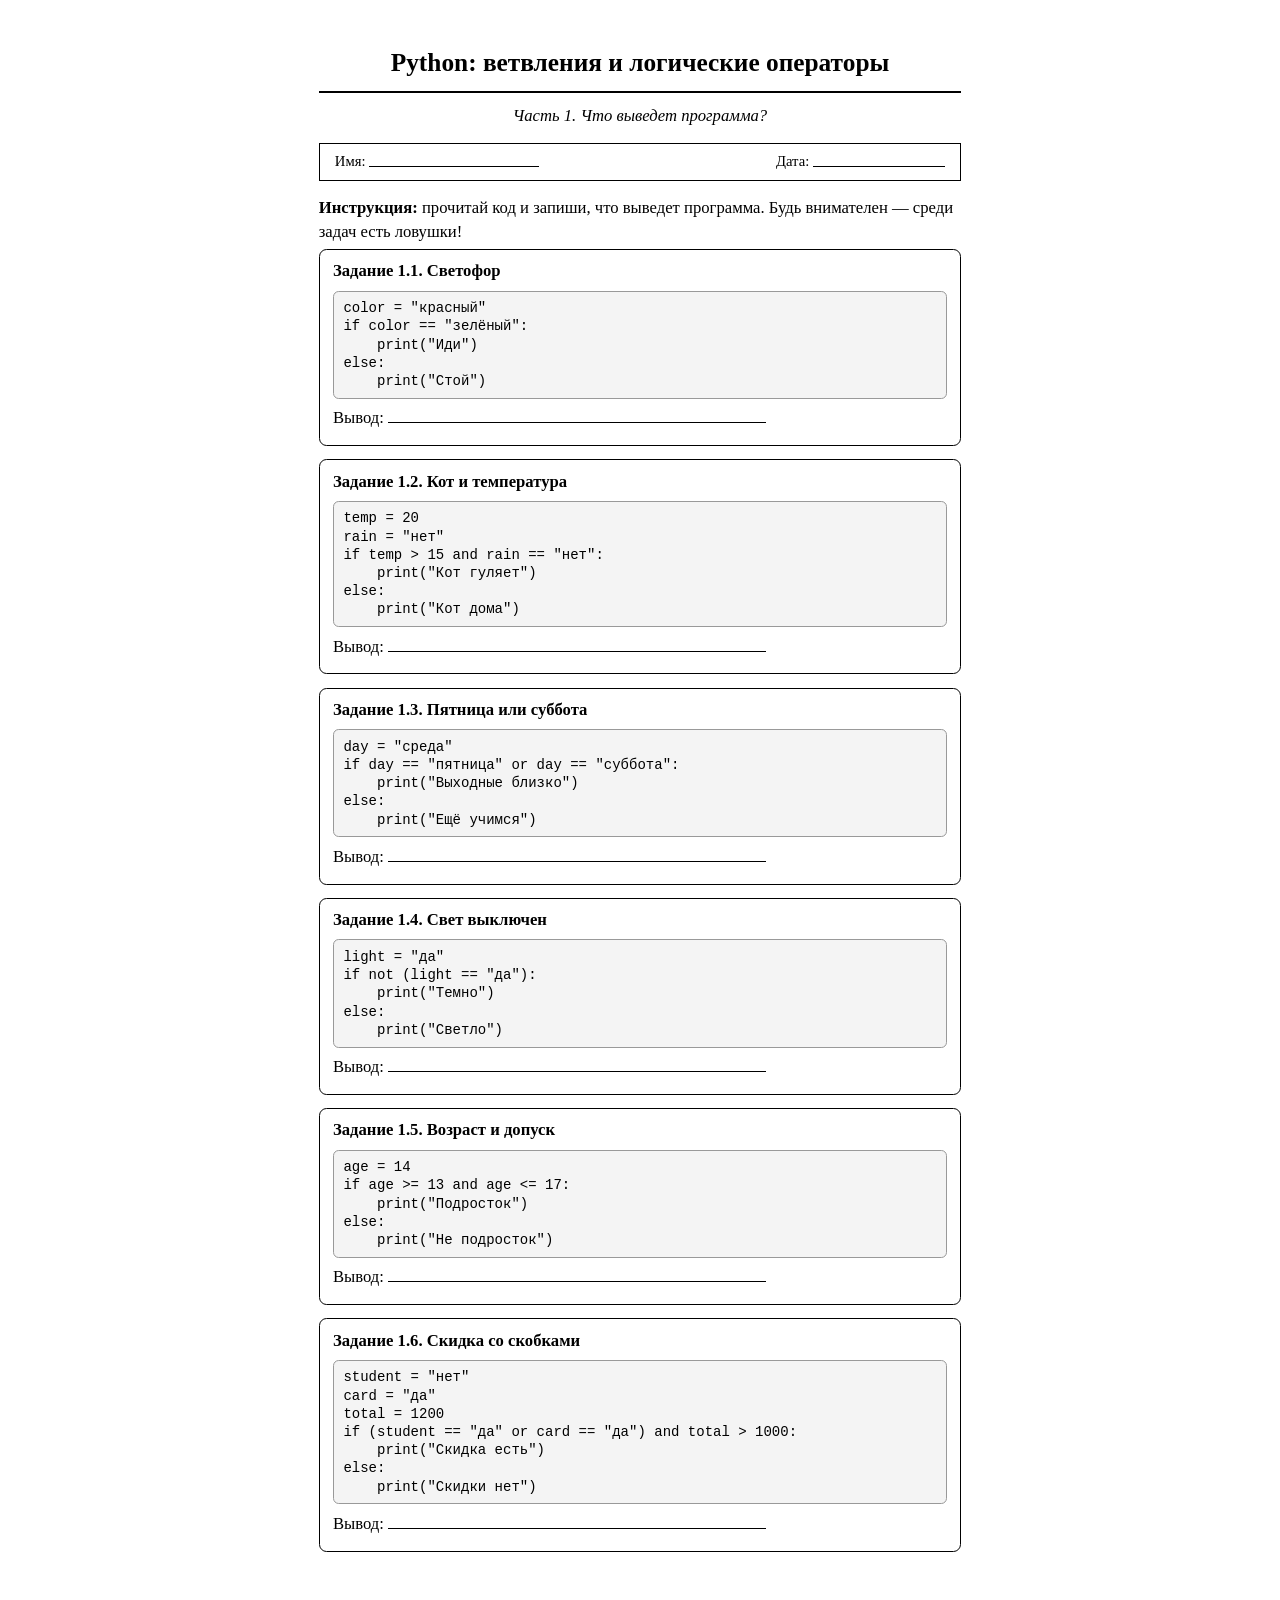
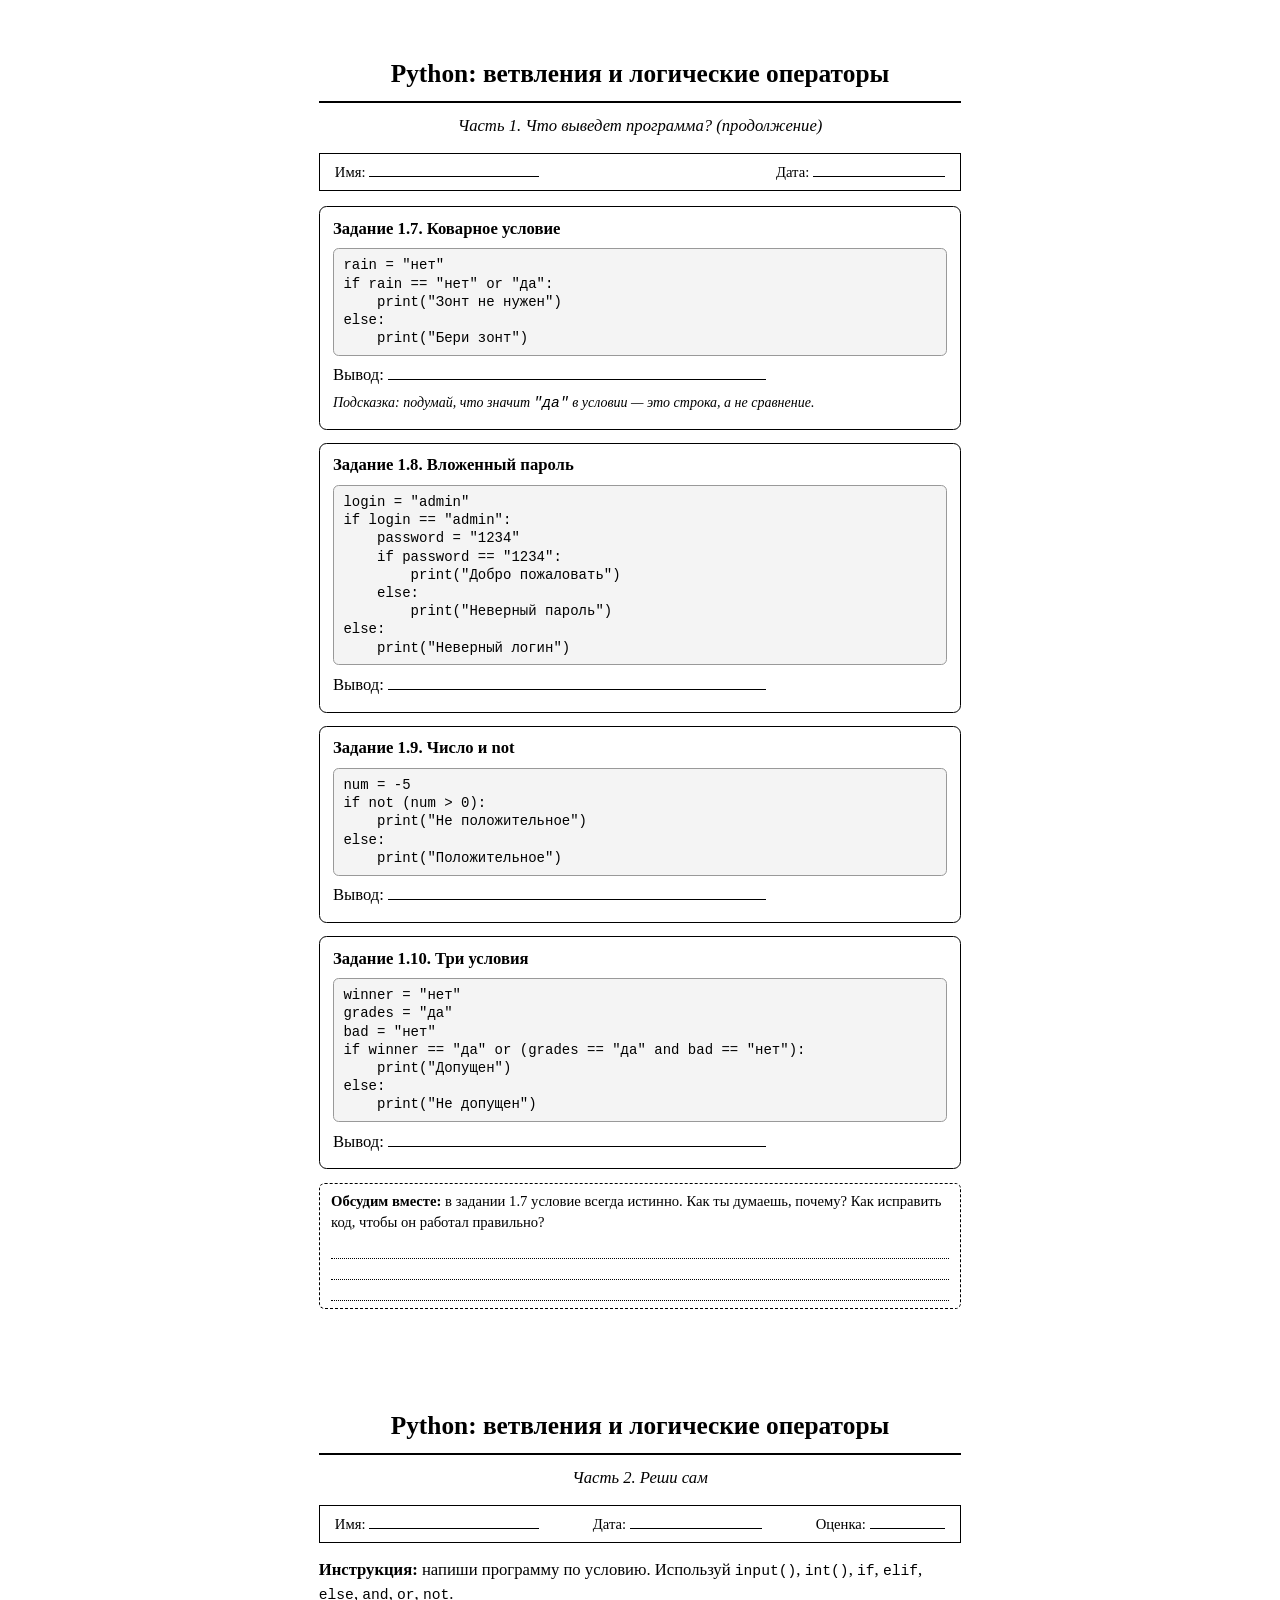
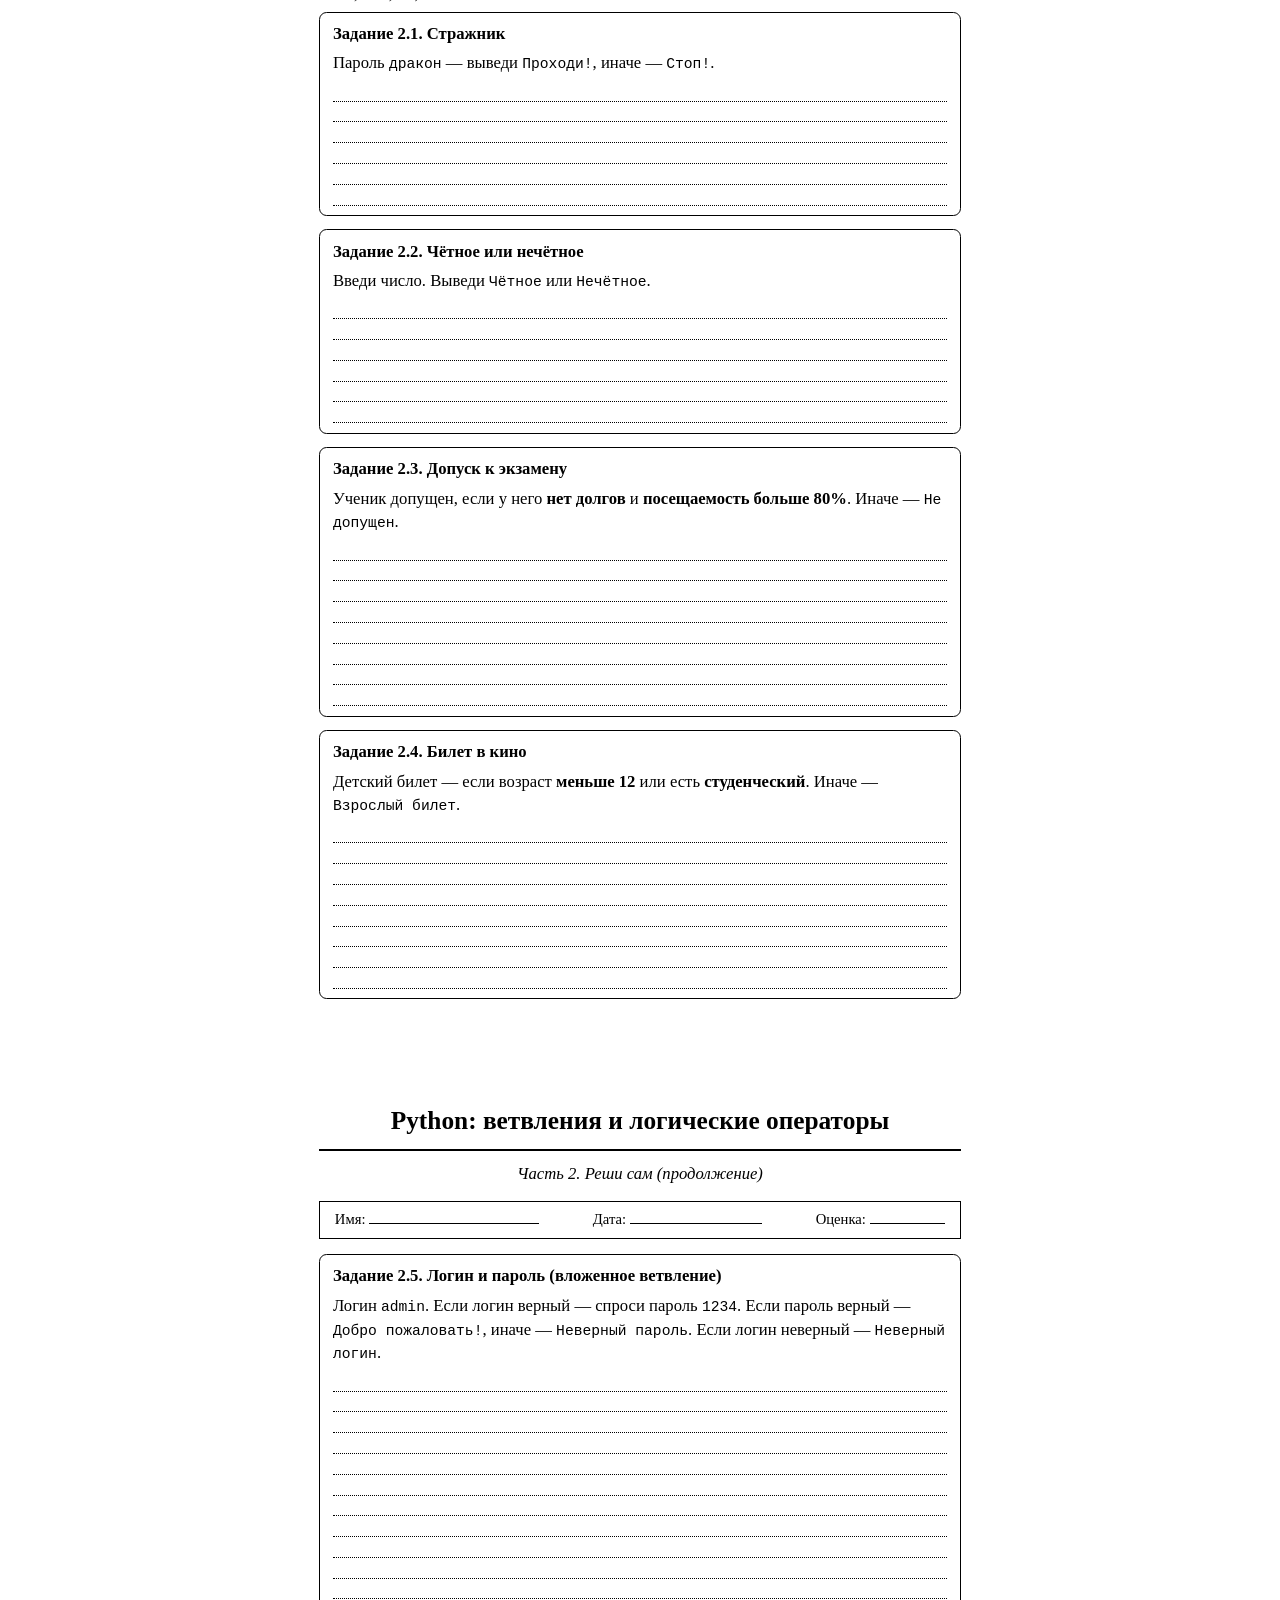
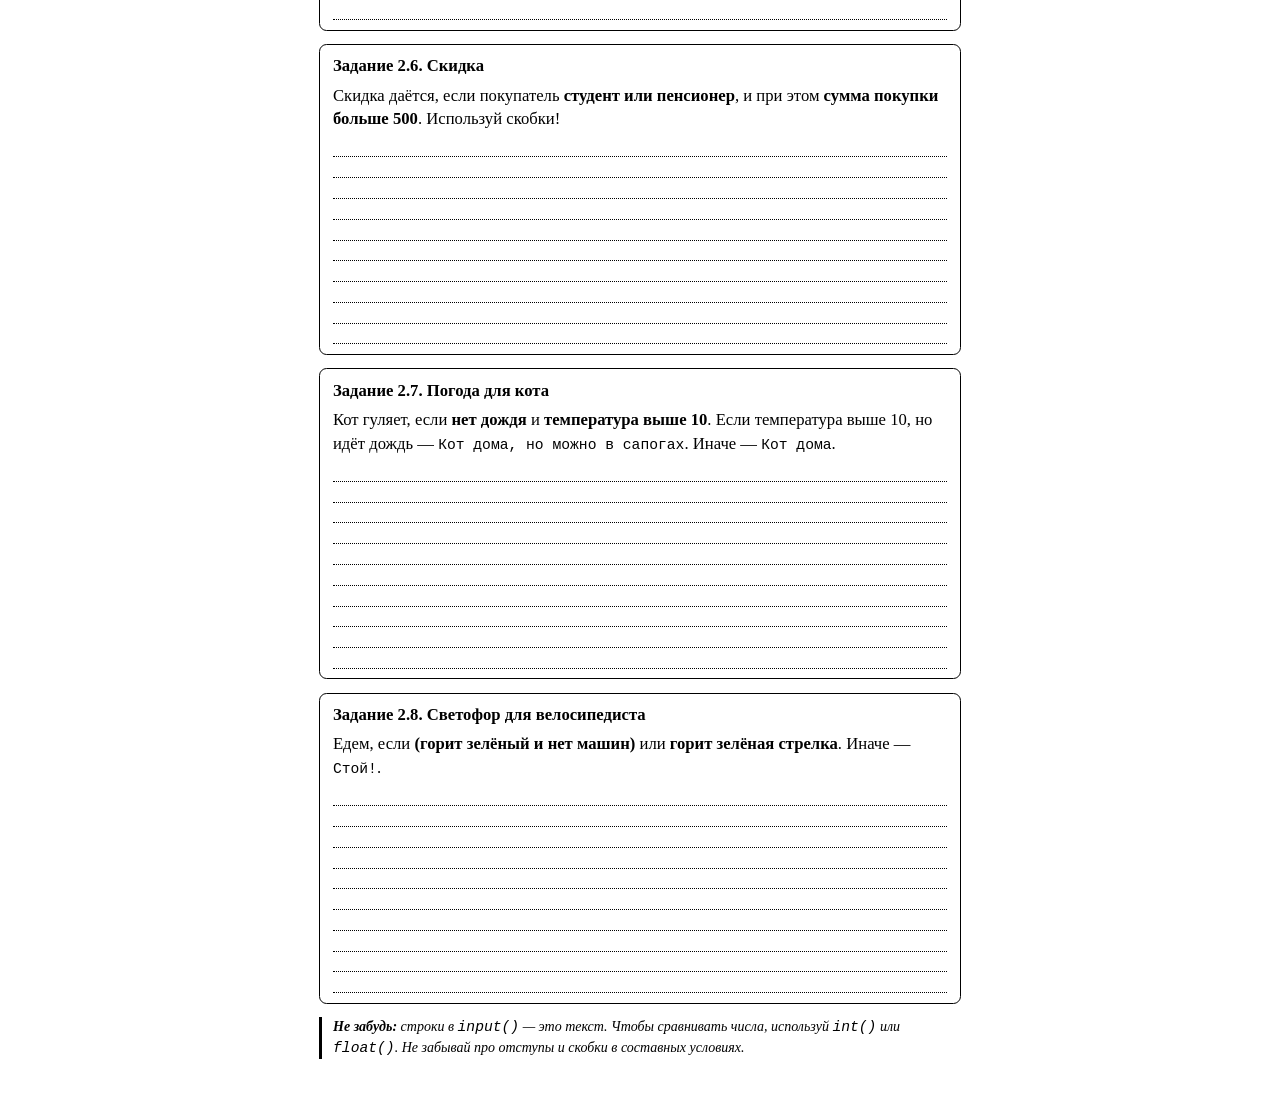
<file: Python-less-12.html>
<!DOCTYPE html>
<html lang="ru">
<head>
<meta charset="UTF-8">
<title>Python: ветвления и логические операторы — задания для ученика</title>
<style>
  * { box-sizing: border-box; }

  body {
    font-family: "Times New Roman", Georgia, serif;
    font-size: 12.5pt;
    line-height: 1.42;
    color: #000;
    background: #fff;
    margin: 0;
    padding: 0;
  }

  .page {
    width: 190mm;
    min-height: 270mm;
    margin: 0 auto;
    padding: 12mm 10mm;
  }

  h1 {
    font-size: 19pt;
    text-align: center;
    margin: 0 0 3mm 0;
    border-bottom: 2px solid #000;
    padding-bottom: 2.5mm;
  }

  h2 {
    font-size: 14pt;
    margin: 5mm 0 2.5mm 0;
    border-bottom: 1px solid #000;
    padding-bottom: 1.2mm;
    page-break-after: avoid;
    break-after: avoid;
  }

  .subtitle {
    text-align: center;
    font-style: italic;
    margin: 0 0 4mm 0;
  }

  .meta {
    display: flex;
    justify-content: space-between;
    border: 1px solid #000;
    padding: 2mm 4mm;
    margin-bottom: 4mm;
    font-size: 11pt;
  }

  .line {
    border-bottom: 1px solid #000;
    display: inline-block;
    min-width: 45mm;
    height: 4mm;
  }

  p { margin: 1.5mm 0; }

  ul, ol { margin: 1.5mm 0 1.5mm 6mm; padding: 0; }
  li { margin: 1mm 0; }

  pre {
    font-family: "Courier New", monospace;
    font-size: 10.5pt;
    line-height: 1.3;
    background: #f4f4f4;
    border: 1px solid #999;
    border-radius: 1.5mm;
    padding: 2mm 2.5mm;
    margin: 2mm 0;
    white-space: pre-wrap;
    page-break-inside: avoid;
    break-inside: avoid;
  }

  code {
    font-family: "Courier New", monospace;
    font-size: 11pt;
  }

  .task {
    border: 1.5px solid #000;
    border-radius: 2mm;
    padding: 2.5mm 3.5mm;
    margin-bottom: 3.5mm;
    page-break-inside: avoid;
    break-inside: avoid;
  }

  .task .num {
    font-weight: bold;
    margin-bottom: 1.2mm;
  }

  .answer-lines { margin-top: 1.5mm; font-size: 11pt; }
  .answer-lines div { border-bottom: 1px dotted #000; height: 5.5mm; }

  .note {
    font-size: 10.5pt;
    font-style: italic;
    border-left: 3px solid #000;
    padding-left: 3mm;
    margin: 2mm 0;
  }

  .warn {
    border: 1.5px dashed #000;
    border-radius: 1.5mm;
    padding: 2mm 3mm;
    margin: 2mm 0;
    font-size: 11pt;
  }

  .page-break { page-break-after: always; break-after: page; }

  @page { size: A4; margin: 10mm; }

  @media print {
    body { font-size: 12pt; }
    .page { width: auto; min-height: auto; padding: 0; margin: 0; }
    pre { background: #fff !important; border: 1px solid #000; }
  }
</style>
</head>
<body>

<!-- ============================================================ -->
<!-- СТРАНИЦА 1: ЧАСТЬ 1 — ЧТО ВЫВЕДЕТ ПРОГРАММА                 -->
<!-- ============================================================ -->
<div class="page">

  <h1>Python: ветвления и логические операторы</h1>
  <p class="subtitle">Часть 1. Что выведет программа?</p>

  <div class="meta">
    <span>Имя: <span class="line"></span></span>
    <span>Дата: <span class="line" style="min-width:35mm;"></span></span>
  </div>

  <p><b>Инструкция:</b> прочитай код и запиши, что выведет программа. Будь внимателен — среди задач есть ловушки!</p>

  <div class="task">
    <div class="num">Задание 1.1. Светофор</div>
<pre>color = "красный"
if color == "зелёный":
    print("Иди")
else:
    print("Стой")</pre>
    <p>Вывод: <span class="line" style="min-width:100mm;"></span></p>
  </div>

  <div class="task">
    <div class="num">Задание 1.2. Кот и температура</div>
<pre>temp = 20
rain = "нет"
if temp &gt; 15 and rain == "нет":
    print("Кот гуляет")
else:
    print("Кот дома")</pre>
    <p>Вывод: <span class="line" style="min-width:100mm;"></span></p>
  </div>

  <div class="task">
    <div class="num">Задание 1.3. Пятница или суббота</div>
<pre>day = "среда"
if day == "пятница" or day == "суббота":
    print("Выходные близко")
else:
    print("Ещё учимся")</pre>
    <p>Вывод: <span class="line" style="min-width:100mm;"></span></p>
  </div>

  <div class="task">
    <div class="num">Задание 1.4. Свет выключен</div>
<pre>light = "да"
if not (light == "да"):
    print("Темно")
else:
    print("Светло")</pre>
    <p>Вывод: <span class="line" style="min-width:100mm;"></span></p>
  </div>

  <div class="task">
    <div class="num">Задание 1.5. Возраст и допуск</div>
<pre>age = 14
if age &gt;= 13 and age &lt;= 17:
    print("Подросток")
else:
    print("Не подросток")</pre>
    <p>Вывод: <span class="line" style="min-width:100mm;"></span></p>
  </div>

  <div class="task">
    <div class="num">Задание 1.6. Скидка со скобками</div>
<pre>student = "нет"
card = "да"
total = 1200
if (student == "да" or card == "да") and total &gt; 1000:
    print("Скидка есть")
else:
    print("Скидки нет")</pre>
    <p>Вывод: <span class="line" style="min-width:100mm;"></span></p>
  </div>

</div>

<div class="page-break"></div>

<!-- ============================================================ -->
<!-- СТРАНИЦА 2: ПРОДОЛЖЕНИЕ ЧАСТИ 1                              -->
<!-- ============================================================ -->
<div class="page">

  <h1>Python: ветвления и логические операторы</h1>
  <p class="subtitle">Часть 1. Что выведет программа? (продолжение)</p>

  <div class="meta">
    <span>Имя: <span class="line"></span></span>
    <span>Дата: <span class="line" style="min-width:35mm;"></span></span>
  </div>

  <div class="task">
    <div class="num">Задание 1.7. Коварное условие</div>
<pre>rain = "нет"
if rain == "нет" or "да":
    print("Зонт не нужен")
else:
    print("Бери зонт")</pre>
    <p>Вывод: <span class="line" style="min-width:100mm;"></span></p>
    <p style="font-size:10.5pt; font-style:italic;">Подсказка: подумай, что значит <code>"да"</code> в условии — это строка, а не сравнение.</p>
  </div>

  <div class="task">
    <div class="num">Задание 1.8. Вложенный пароль</div>
<pre>login = "admin"
if login == "admin":
    password = "1234"
    if password == "1234":
        print("Добро пожаловать")
    else:
        print("Неверный пароль")
else:
    print("Неверный логин")</pre>
    <p>Вывод: <span class="line" style="min-width:100mm;"></span></p>
  </div>

  <div class="task">
    <div class="num">Задание 1.9. Число и not</div>
<pre>num = -5
if not (num &gt; 0):
    print("Не положительное")
else:
    print("Положительное")</pre>
    <p>Вывод: <span class="line" style="min-width:100mm;"></span></p>
  </div>

  <div class="task">
    <div class="num">Задание 1.10. Три условия</div>
<pre>winner = "нет"
grades = "да"
bad = "нет"
if winner == "да" or (grades == "да" and bad == "нет"):
    print("Допущен")
else:
    print("Не допущен")</pre>
    <p>Вывод: <span class="line" style="min-width:100mm;"></span></p>
  </div>

  <div class="warn">
    <b>Обсудим вместе:</b> в задании 1.7 условие всегда истинно. Как ты думаешь, почему? Как исправить код, чтобы он работал правильно?
    <div class="answer-lines"><div></div><div></div><div></div></div>
  </div>

</div>

<div class="page-break"></div>

<!-- ============================================================ -->
<!-- СТРАНИЦА 3: ЧАСТЬ 2 — РЕШИ САМ                              -->
<!-- ============================================================ -->
<div class="page">

  <h1>Python: ветвления и логические операторы</h1>
  <p class="subtitle">Часть 2. Реши сам</p>

  <div class="meta">
    <span>Имя: <span class="line"></span></span>
    <span>Дата: <span class="line" style="min-width:35mm;"></span></span>
    <span>Оценка: <span class="line" style="min-width:20mm;"></span></span>
  </div>

  <p><b>Инструкция:</b> напиши программу по условию. Используй <code>input()</code>, <code>int()</code>, <code>if</code>, <code>elif</code>, <code>else</code>, <code>and</code>, <code>or</code>, <code>not</code>.</p>

  <div class="task">
    <div class="num">Задание 2.1. Стражник</div>
    <p>Пароль <code>дракон</code> — выведи <code>Проходи!</code>, иначе — <code>Стоп!</code>.</p>
    <div class="answer-lines"><div></div><div></div><div></div><div></div><div></div><div></div></div>
  </div>

  <div class="task">
    <div class="num">Задание 2.2. Чётное или нечётное</div>
    <p>Введи число. Выведи <code>Чётное</code> или <code>Нечётное</code>.</p>
    <div class="answer-lines"><div></div><div></div><div></div><div></div><div></div><div></div></div>
  </div>

  <div class="task">
    <div class="num">Задание 2.3. Допуск к экзамену</div>
    <p>Ученик допущен, если у него <b>нет долгов</b> и <b>посещаемость больше 80%</b>. Иначе — <code>Не допущен</code>.</p>
    <div class="answer-lines"><div></div><div></div><div></div><div></div><div></div><div></div><div></div><div></div></div>
  </div>

  <div class="task">
    <div class="num">Задание 2.4. Билет в кино</div>
    <p>Детский билет — если возраст <b>меньше 12</b> или есть <b>студенческий</b>. Иначе — <code>Взрослый билет</code>.</p>
    <div class="answer-lines"><div></div><div></div><div></div><div></div><div></div><div></div><div></div><div></div></div>
  </div>

</div>

<div class="page-break"></div>

<!-- ============================================================ -->
<!-- СТРАНИЦА 4: ПРОДОЛЖЕНИЕ ЧАСТИ 2                              -->
<!-- ============================================================ -->
<div class="page">

  <h1>Python: ветвления и логические операторы</h1>
  <p class="subtitle">Часть 2. Реши сам (продолжение)</p>

  <div class="meta">
    <span>Имя: <span class="line"></span></span>
    <span>Дата: <span class="line" style="min-width:35mm;"></span></span>
    <span>Оценка: <span class="line" style="min-width:20mm;"></span></span>
  </div>

  <div class="task">
    <div class="num">Задание 2.5. Логин и пароль (вложенное ветвление)</div>
    <p>Логин <code>admin</code>. Если логин верный — спроси пароль <code>1234</code>. Если пароль верный — <code>Добро пожаловать!</code>, иначе — <code>Неверный пароль</code>. Если логин неверный — <code>Неверный логин</code>.</p>
    <div class="answer-lines"><div></div><div></div><div></div><div></div><div></div><div></div><div></div><div></div><div></div><div></div><div></div><div></div></div>
  </div>

  <div class="task">
    <div class="num">Задание 2.6. Скидка</div>
    <p>Скидка даётся, если покупатель <b>студент или пенсионер</b>, и при этом <b>сумма покупки больше 500</b>. Используй скобки!</p>
    <div class="answer-lines"><div></div><div></div><div></div><div></div><div></div><div></div><div></div><div></div><div></div><div></div></div>
  </div>

  <div class="task">
    <div class="num">Задание 2.7. Погода для кота</div>
    <p>Кот гуляет, если <b>нет дождя</b> и <b>температура выше 10</b>. Если температура выше 10, но идёт дождь — <code>Кот дома, но можно в сапогах</code>. Иначе — <code>Кот дома</code>.</p>
    <div class="answer-lines"><div></div><div></div><div></div><div></div><div></div><div></div><div></div><div></div><div></div><div></div></div>
  </div>

  <div class="task">
    <div class="num">Задание 2.8. Светофор для велосипедиста</div>
    <p>Едем, если <b>(горит зелёный и нет машин)</b> или <b>горит зелёная стрелка</b>. Иначе — <code>Стой!</code>.</p>
    <div class="answer-lines"><div></div><div></div><div></div><div></div><div></div><div></div><div></div><div></div><div></div><div></div></div>
  </div>

  <div class="note">
    <b>Не забудь:</b> строки в <code>input()</code> — это текст. Чтобы сравнивать числа, используй <code>int()</code> или <code>float()</code>. Не забывай про отступы и скобки в составных условиях.
  </div>

</div>

</body>
</html>
</file>
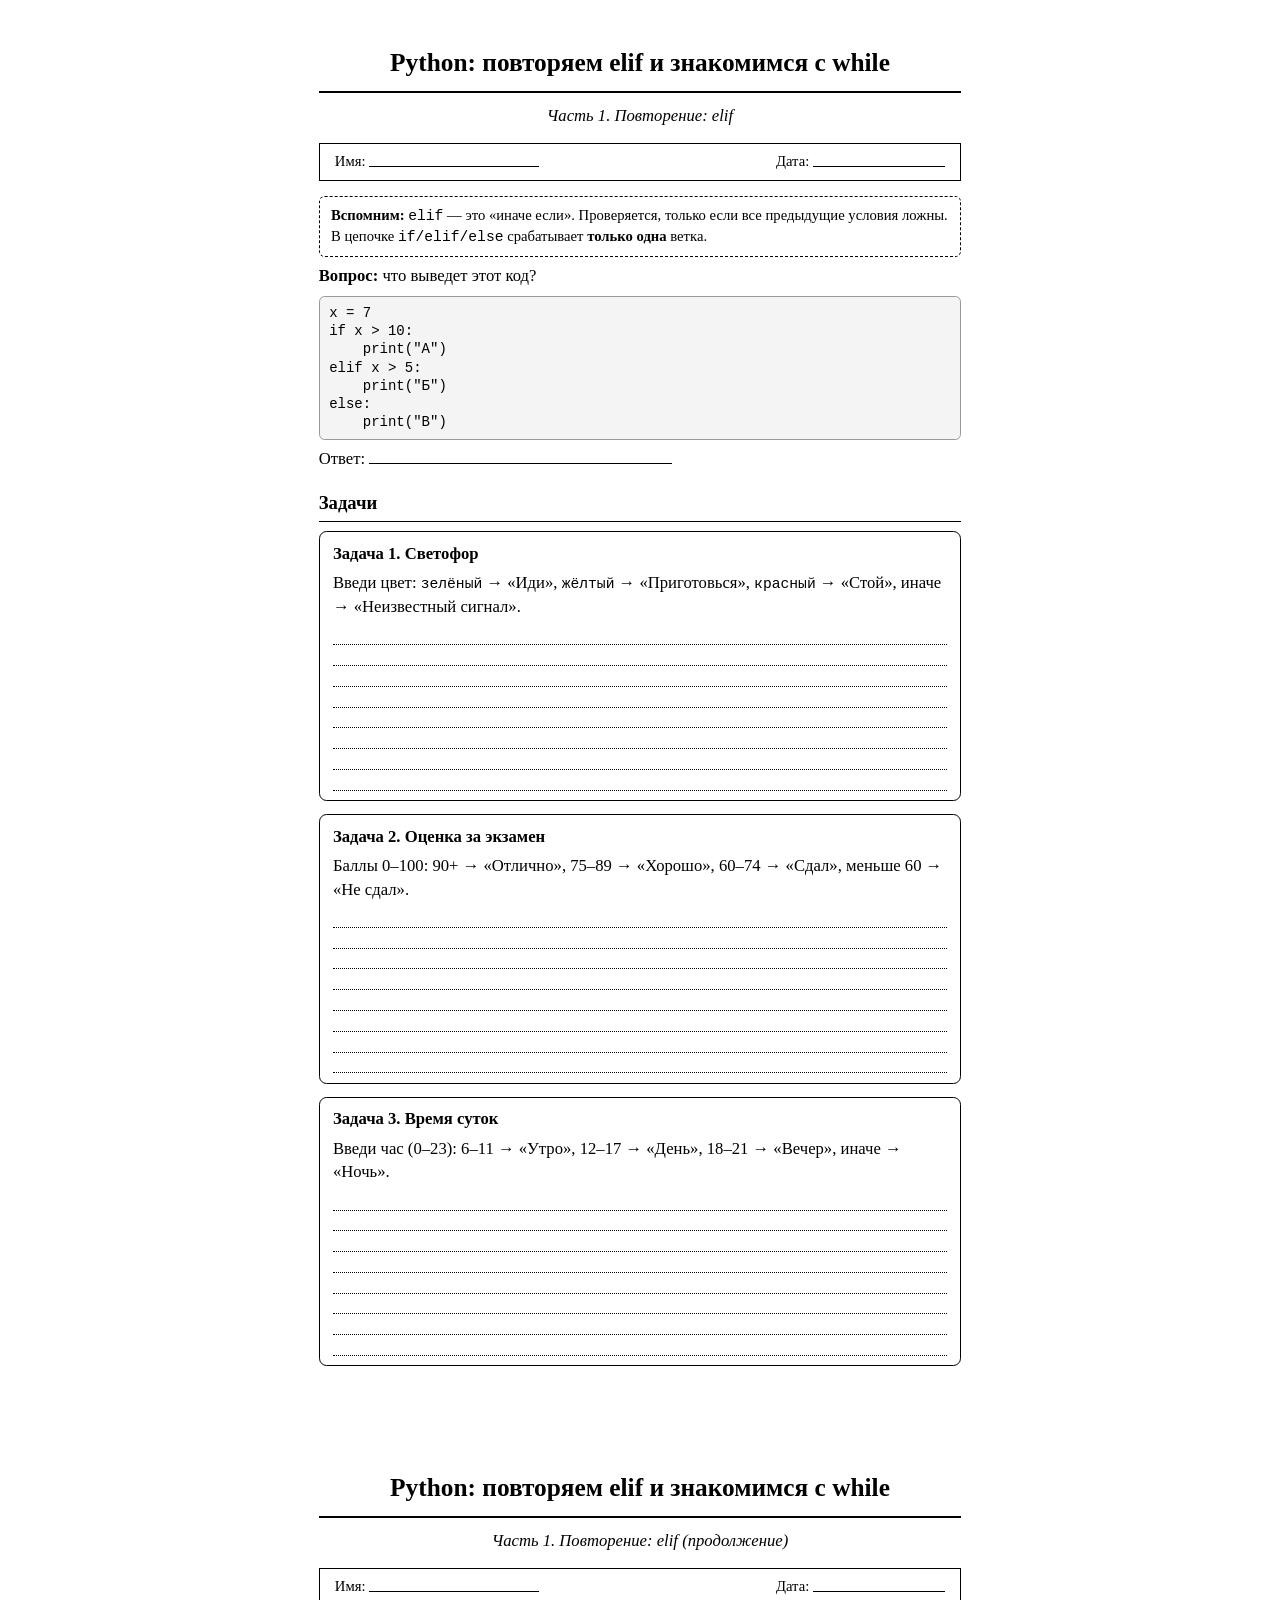
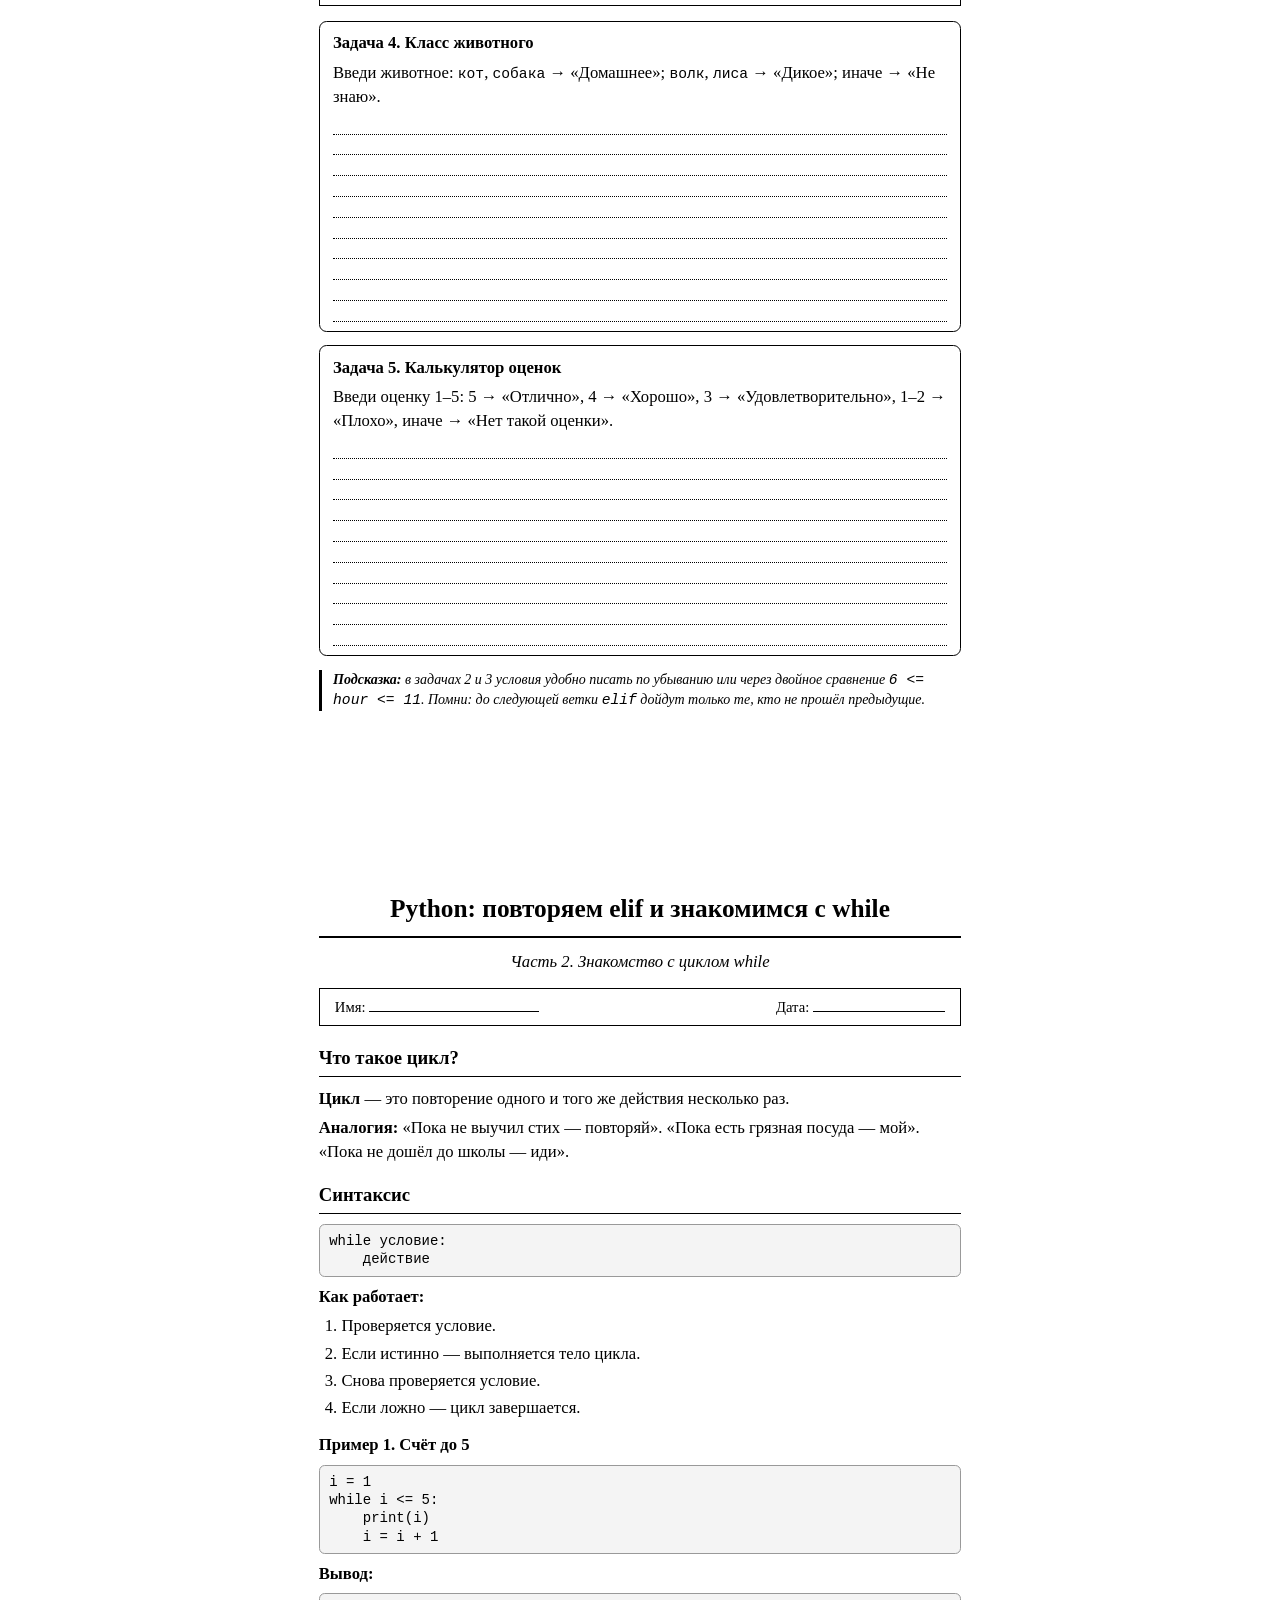
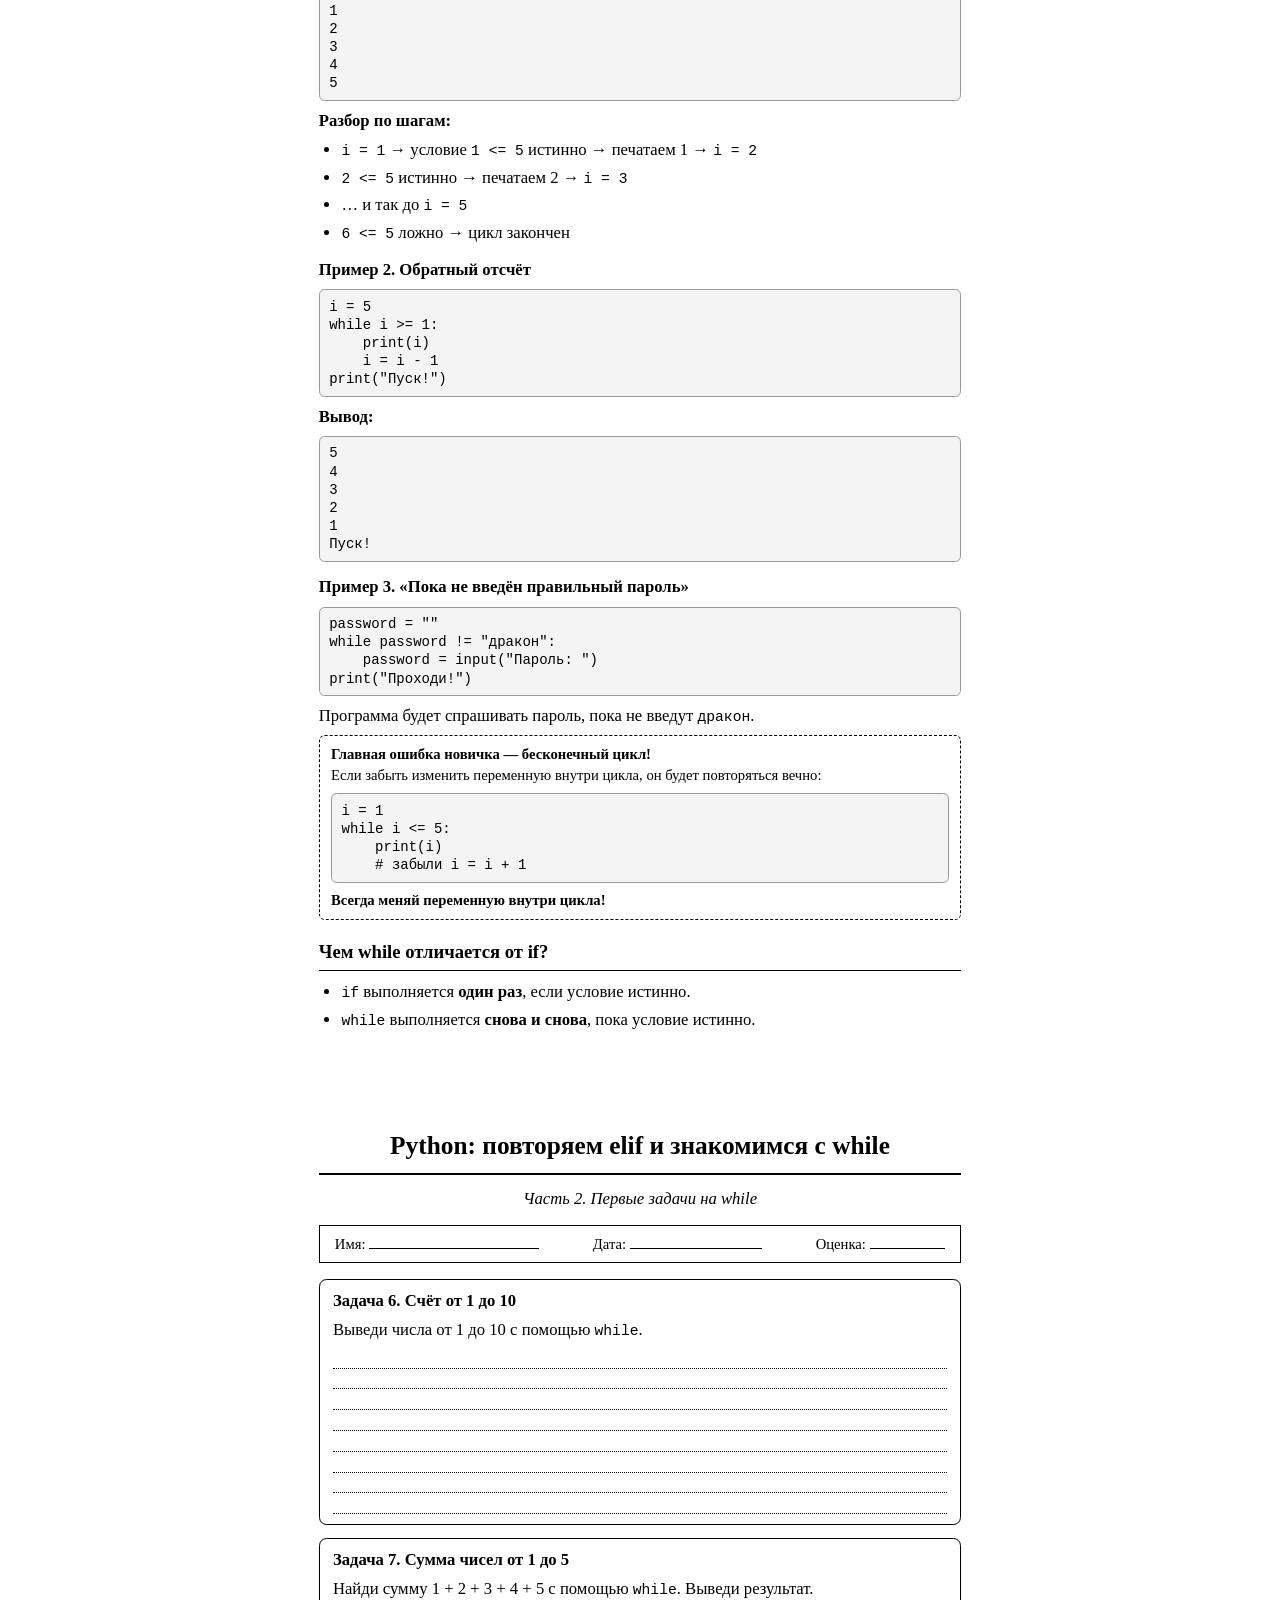
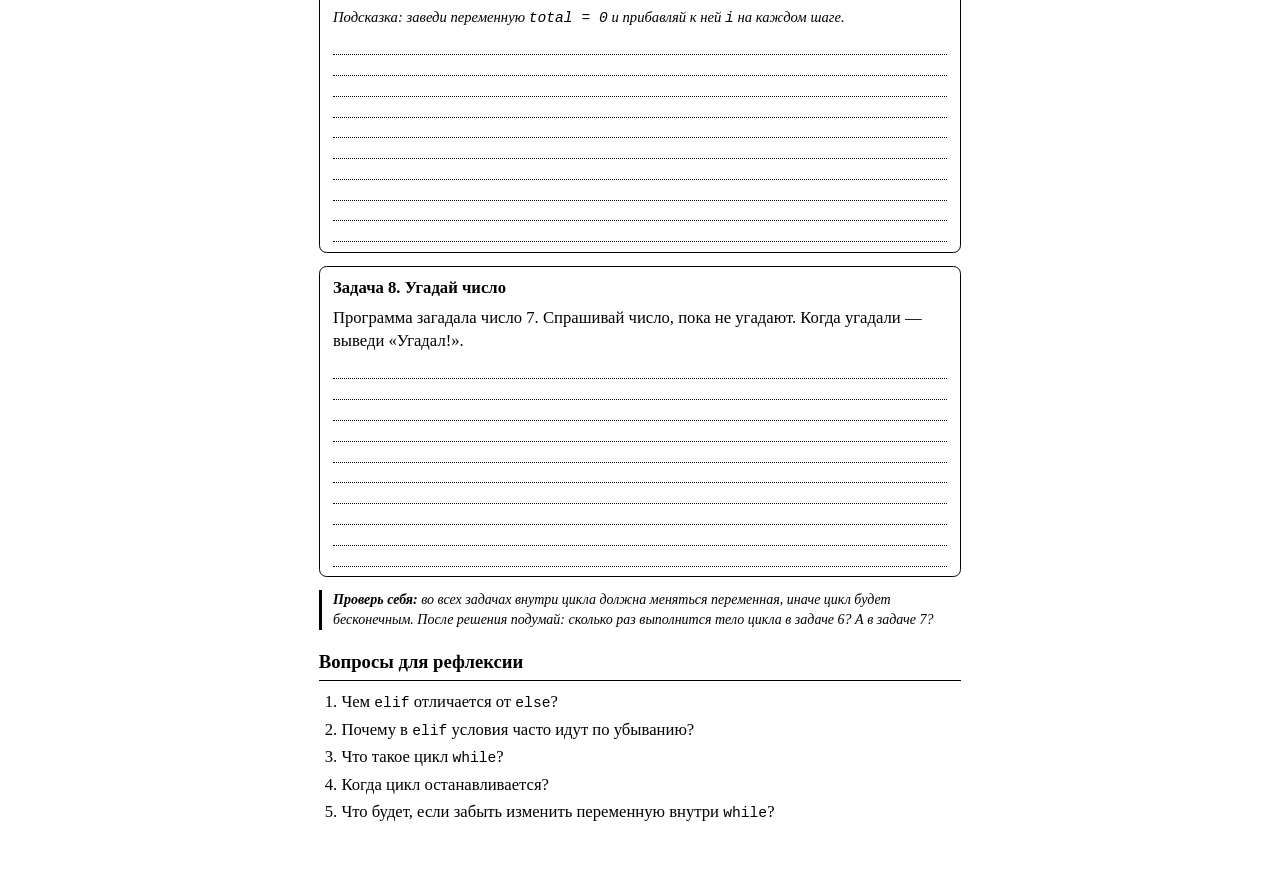
<file: Python-less-13.html>
<!DOCTYPE html>
<html lang="ru">
<head>
<meta charset="UTF-8">
<title>Python: elif и while — макет для печати (ученик)</title>
<style>
  * { box-sizing: border-box; }

  body {
    font-family: "Times New Roman", Georgia, serif;
    font-size: 12.5pt;
    line-height: 1.42;
    color: #000;
    background: #fff;
    margin: 0;
    padding: 0;
  }

  .page {
    width: 190mm;
    min-height: 270mm;
    margin: 0 auto;
    padding: 12mm 10mm;
  }

  h1 {
    font-size: 19pt;
    text-align: center;
    margin: 0 0 3mm 0;
    border-bottom: 2px solid #000;
    padding-bottom: 2.5mm;
  }

  h2 {
    font-size: 14pt;
    margin: 5mm 0 2.5mm 0;
    border-bottom: 1px solid #000;
    padding-bottom: 1.2mm;
    page-break-after: avoid;
    break-after: avoid;
  }

  h3 {
    font-size: 12.5pt;
    margin: 3.5mm 0 1mm 0;
    page-break-after: avoid;
    break-after: avoid;
  }

  .subtitle {
    text-align: center;
    font-style: italic;
    margin: 0 0 4mm 0;
  }

  .meta {
    display: flex;
    justify-content: space-between;
    border: 1px solid #000;
    padding: 2mm 4mm;
    margin-bottom: 4mm;
    font-size: 11pt;
  }

  .line {
    border-bottom: 1px solid #000;
    display: inline-block;
    min-width: 45mm;
    height: 4mm;
  }

  p { margin: 1.5mm 0; }

  ul, ol { margin: 1.5mm 0 1.5mm 6mm; padding: 0; }
  li { margin: 1mm 0; }

  pre {
    font-family: "Courier New", monospace;
    font-size: 10.5pt;
    line-height: 1.3;
    background: #f4f4f4;
    border: 1px solid #999;
    border-radius: 1.5mm;
    padding: 2mm 2.5mm;
    margin: 2mm 0;
    white-space: pre-wrap;
    page-break-inside: avoid;
    break-inside: avoid;
  }

  code {
    font-family: "Courier New", monospace;
    font-size: 11pt;
  }

  .task {
    border: 1.5px solid #000;
    border-radius: 2mm;
    padding: 2.5mm 3.5mm;
    margin-bottom: 3.5mm;
    page-break-inside: avoid;
    break-inside: avoid;
  }

  .task .num {
    font-weight: bold;
    margin-bottom: 1.2mm;
  }

  .answer-lines { margin-top: 1.5mm; font-size: 11pt; }
  .answer-lines div { border-bottom: 1px dotted #000; height: 5.5mm; }

  .note {
    font-size: 10.5pt;
    font-style: italic;
    border-left: 3px solid #000;
    padding-left: 3mm;
    margin: 2mm 0;
  }

  .warn {
    border: 1.5px dashed #000;
    border-radius: 1.5mm;
    padding: 2mm 3mm;
    margin: 2mm 0;
    font-size: 11pt;
  }

  .page-break { page-break-after: always; break-after: page; }

  @page { size: A4; margin: 10mm; }

  @media print {
    body { font-size: 12pt; }
    .page { width: auto; min-height: auto; padding: 0; margin: 0; }
    pre { background: #fff !important; border: 1px solid #000; }
  }
</style>
</head>
<body>

<!-- ============================================================ -->
<!-- СТРАНИЦА 1: ELIF — ПРАКТИКА                                  -->
<!-- ============================================================ -->
<div class="page">

  <h1>Python: повторяем elif и знакомимся с while</h1>
  <p class="subtitle">Часть 1. Повторение: elif</p>

  <div class="meta">
    <span>Имя: <span class="line"></span></span>
    <span>Дата: <span class="line" style="min-width:35mm;"></span></span>
  </div>

  <div class="warn">
    <b>Вспомним:</b> <code>elif</code> — это «иначе если». Проверяется, только если все предыдущие условия ложны. В цепочке <code>if/elif/else</code> срабатывает <b>только одна</b> ветка.
  </div>

  <p><b>Вопрос:</b> что выведет этот код?</p>
<pre>x = 7
if x &gt; 10:
    print("А")
elif x &gt; 5:
    print("Б")
else:
    print("В")</pre>
  <p>Ответ: <span class="line" style="min-width:80mm;"></span></p>

  <h2>Задачи</h2>

  <div class="task">
    <div class="num">Задача 1. Светофор</div>
    <p>Введи цвет: <code>зелёный</code> → «Иди», <code>жёлтый</code> → «Приготовься», <code>красный</code> → «Стой», иначе → «Неизвестный сигнал».</p>
    <div class="answer-lines"><div></div><div></div><div></div><div></div><div></div><div></div><div></div><div></div></div>
  </div>

  <div class="task">
    <div class="num">Задача 2. Оценка за экзамен</div>
    <p>Баллы 0–100: 90+ → «Отлично», 75–89 → «Хорошо», 60–74 → «Сдал», меньше 60 → «Не сдал».</p>
    <div class="answer-lines"><div></div><div></div><div></div><div></div><div></div><div></div><div></div><div></div></div>
  </div>

  <div class="task">
    <div class="num">Задача 3. Время суток</div>
    <p>Введи час (0–23): 6–11 → «Утро», 12–17 → «День», 18–21 → «Вечер», иначе → «Ночь».</p>
    <div class="answer-lines"><div></div><div></div><div></div><div></div><div></div><div></div><div></div><div></div></div>
  </div>

</div>

<div class="page-break"></div>

<!-- ============================================================ -->
<!-- СТРАНИЦА 2: ELIF — ПРОДОЛЖЕНИЕ                               -->
<!-- ============================================================ -->
<div class="page">

  <h1>Python: повторяем elif и знакомимся с while</h1>
  <p class="subtitle">Часть 1. Повторение: elif (продолжение)</p>

  <div class="meta">
    <span>Имя: <span class="line"></span></span>
    <span>Дата: <span class="line" style="min-width:35mm;"></span></span>
  </div>

  <div class="task">
    <div class="num">Задача 4. Класс животного</div>
    <p>Введи животное: <code>кот</code>, <code>собака</code> → «Домашнее»; <code>волк</code>, <code>лиса</code> → «Дикое»; иначе → «Не знаю».</p>
    <div class="answer-lines"><div></div><div></div><div></div><div></div><div></div><div></div><div></div><div></div><div></div><div></div></div>
  </div>

  <div class="task">
    <div class="num">Задача 5. Калькулятор оценок</div>
    <p>Введи оценку 1–5: 5 → «Отлично», 4 → «Хорошо», 3 → «Удовлетворительно», 1–2 → «Плохо», иначе → «Нет такой оценки».</p>
    <div class="answer-lines"><div></div><div></div><div></div><div></div><div></div><div></div><div></div><div></div><div></div><div></div></div>
  </div>

  <div class="note">
    <b>Подсказка:</b> в задачах 2 и 3 условия удобно писать по убыванию или через двойное сравнение <code>6 &lt;= hour &lt;= 11</code>. Помни: до следующей ветки <code>elif</code> дойдут только те, кто не прошёл предыдущие.
  </div>

</div>

<div class="page-break"></div>

<!-- ============================================================ -->
<!-- СТРАНИЦА 3: WHILE — ТЕОРИЯ                                   -->
<!-- ============================================================ -->
<div class="page">

  <h1>Python: повторяем elif и знакомимся с while</h1>
  <p class="subtitle">Часть 2. Знакомство с циклом while</p>

  <div class="meta">
    <span>Имя: <span class="line"></span></span>
    <span>Дата: <span class="line" style="min-width:35mm;"></span></span>
  </div>

  <h2>Что такое цикл?</h2>
  <p><b>Цикл</b> — это повторение одного и того же действия несколько раз.</p>
  <p><b>Аналогия:</b> «Пока не выучил стих — повторяй». «Пока есть грязная посуда — мой». «Пока не дошёл до школы — иди».</p>

  <h2>Синтаксис</h2>
<pre>while условие:
    действие</pre>

  <p><b>Как работает:</b></p>
  <ol>
    <li>Проверяется условие.</li>
    <li>Если истинно — выполняется тело цикла.</li>
    <li>Снова проверяется условие.</li>
    <li>Если ложно — цикл завершается.</li>
  </ol>

  <h3>Пример 1. Счёт до 5</h3>
<pre>i = 1
while i &lt;= 5:
    print(i)
    i = i + 1</pre>
  <p><b>Вывод:</b></p>
<pre>1
2
3
4
5</pre>
  <p><b>Разбор по шагам:</b></p>
  <ul>
    <li><code>i = 1</code> → условие <code>1 &lt;= 5</code> истинно → печатаем 1 → <code>i = 2</code></li>
    <li><code>2 &lt;= 5</code> истинно → печатаем 2 → <code>i = 3</code></li>
    <li>… и так до <code>i = 5</code></li>
    <li><code>6 &lt;= 5</code> ложно → цикл закончен</li>
  </ul>

  <h3>Пример 2. Обратный отсчёт</h3>
<pre>i = 5
while i &gt;= 1:
    print(i)
    i = i - 1
print("Пуск!")</pre>
  <p><b>Вывод:</b></p>
<pre>5
4
3
2
1
Пуск!</pre>

  <h3>Пример 3. «Пока не введён правильный пароль»</h3>
<pre>password = ""
while password != "дракон":
    password = input("Пароль: ")
print("Проходи!")</pre>
  <p>Программа будет спрашивать пароль, пока не введут <code>дракон</code>.</p>

  <div class="warn">
    <b>Главная ошибка новичка — бесконечный цикл!</b><br>
    Если забыть изменить переменную внутри цикла, он будет повторяться вечно:
<pre>i = 1
while i &lt;= 5:
    print(i)
    # забыли i = i + 1</pre>
    <b>Всегда меняй переменную внутри цикла!</b>
  </div>

  <h2>Чем while отличается от if?</h2>
  <ul>
    <li><code>if</code> выполняется <b>один раз</b>, если условие истинно.</li>
    <li><code>while</code> выполняется <b>снова и снова</b>, пока условие истинно.</li>
  </ul>

</div>

<div class="page-break"></div>

<!-- ============================================================ -->
<!-- СТРАНИЦА 4: WHILE — ПЕРВЫЕ ЗАДАЧИ                            -->
<!-- ============================================================ -->
<div class="page">

  <h1>Python: повторяем elif и знакомимся с while</h1>
  <p class="subtitle">Часть 2. Первые задачи на while</p>

  <div class="meta">
    <span>Имя: <span class="line"></span></span>
    <span>Дата: <span class="line" style="min-width:35mm;"></span></span>
    <span>Оценка: <span class="line" style="min-width:20mm;"></span></span>
  </div>

  <div class="task">
    <div class="num">Задача 6. Счёт от 1 до 10</div>
    <p>Выведи числа от 1 до 10 с помощью <code>while</code>.</p>
    <div class="answer-lines"><div></div><div></div><div></div><div></div><div></div><div></div><div></div><div></div></div>
  </div>

  <div class="task">
    <div class="num">Задача 7. Сумма чисел от 1 до 5</div>
    <p>Найди сумму 1 + 2 + 3 + 4 + 5 с помощью <code>while</code>. Выведи результат.</p>
    <p style="font-size:11pt; font-style:italic;">Подсказка: заведи переменную <code>total = 0</code> и прибавляй к ней <code>i</code> на каждом шаге.</p>
    <div class="answer-lines"><div></div><div></div><div></div><div></div><div></div><div></div><div></div><div></div><div></div><div></div></div>
  </div>

  <div class="task">
    <div class="num">Задача 8. Угадай число</div>
    <p>Программа загадала число 7. Спрашивай число, пока не угадают. Когда угадали — выведи «Угадал!».</p>
    <div class="answer-lines"><div></div><div></div><div></div><div></div><div></div><div></div><div></div><div></div><div></div><div></div></div>
  </div>

  <div class="note">
    <b>Проверь себя:</b> во всех задачах внутри цикла должна меняться переменная, иначе цикл будет бесконечным. После решения подумай: сколько раз выполнится тело цикла в задаче 6? А в задаче 7?
  </div>

  <h2>Вопросы для рефлексии</h2>
  <ol>
    <li>Чем <code>elif</code> отличается от <code>else</code>?</li>
    <li>Почему в <code>elif</code> условия часто идут по убыванию?</li>
    <li>Что такое цикл <code>while</code>?</li>
    <li>Когда цикл останавливается?</li>
    <li>Что будет, если забыть изменить переменную внутри <code>while</code>?</li>
  </ol>

</div>

</body>
</html>
</file>
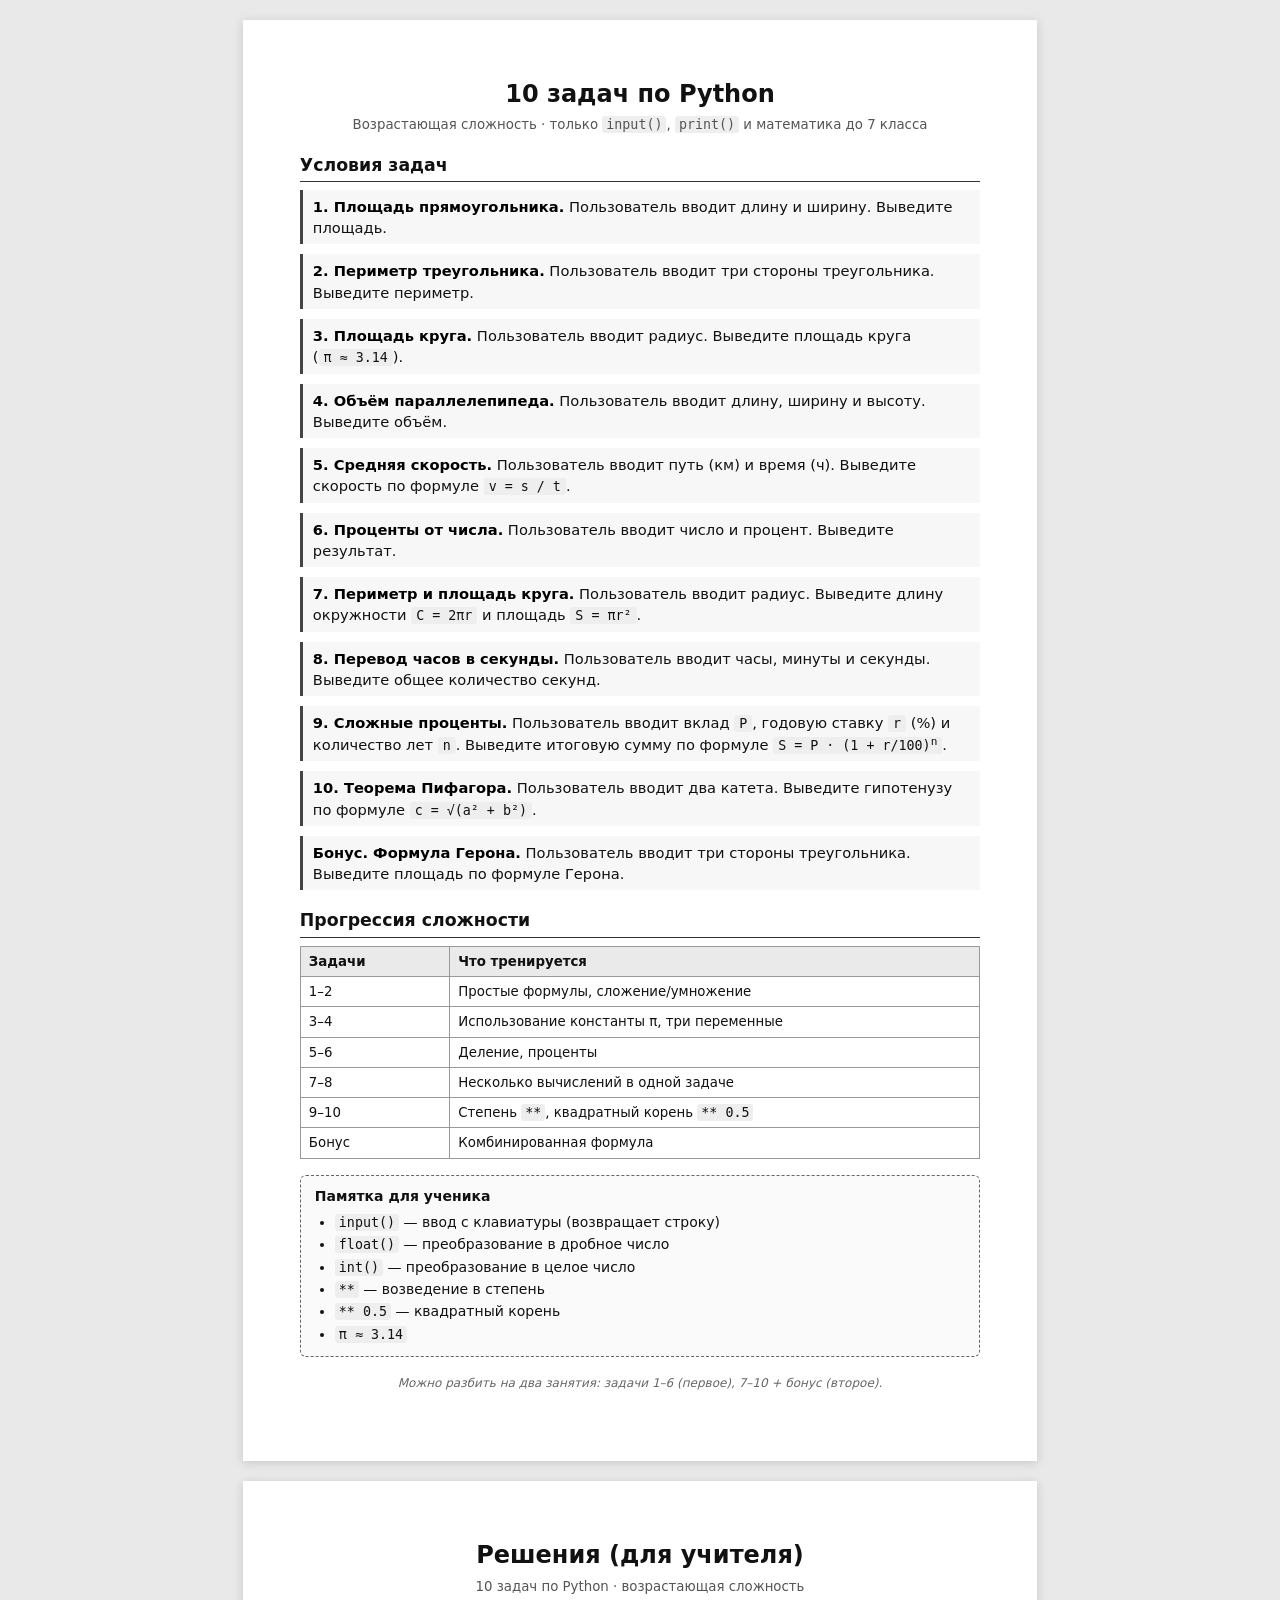
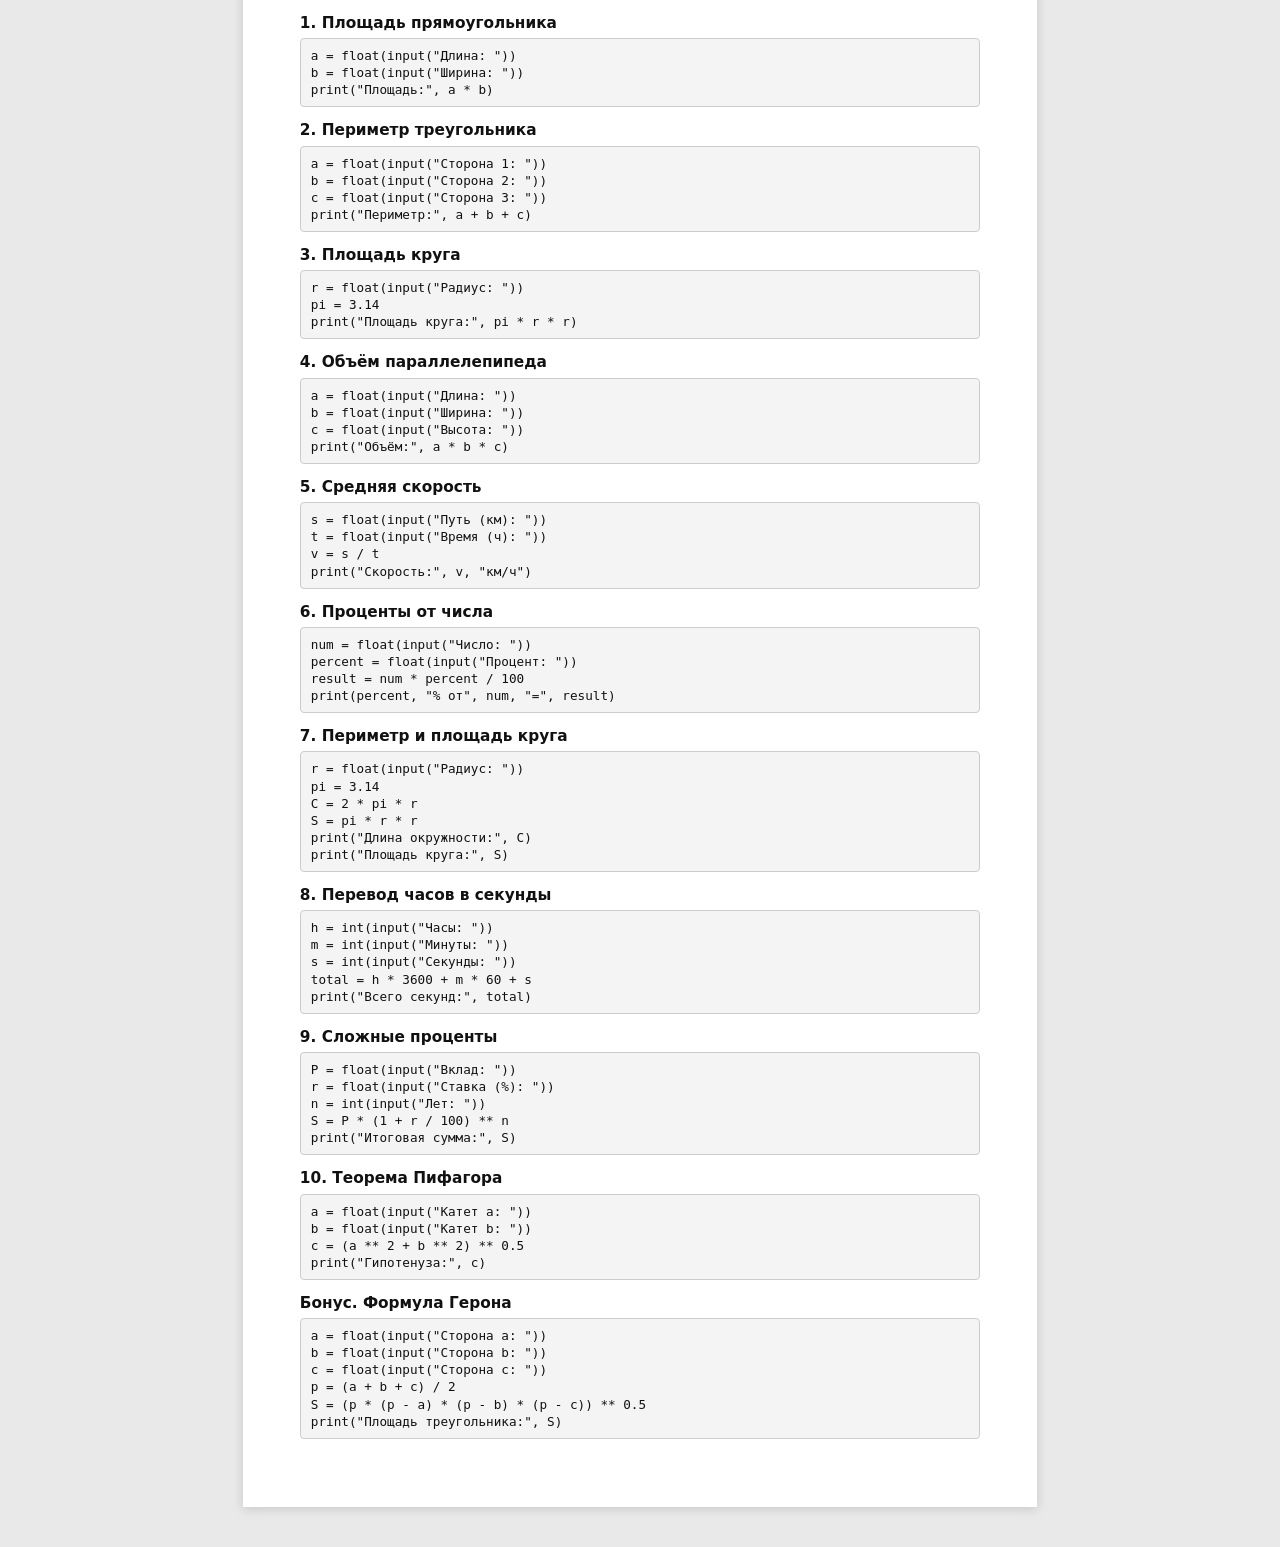
<file: Python-less-8.html>
<!DOCTYPE html>
<html lang="ru">
<head>
<meta charset="UTF-8">
<title>10 задач по Python — для печати</title>
<style>
  /* ===== Базовые настройки для печати ===== */
  @page {
    size: A4;
    margin: 15mm 15mm 15mm 15mm;
  }

  * {
    box-sizing: border-box;
  }

  body {
    font-family: "DejaVu Sans", "Segoe UI", Arial, sans-serif;
    font-size: 11pt;
    line-height: 1.45;
    color: #111;
    margin: 0;
    padding: 0;
    background: #fff;
  }

  /* Экранная «бумага» (не влияет на печать) */
  @media screen {
    body {
      background: #e9e9e9;
      padding: 20px;
    }
    .page {
      background: #fff;
      width: 210mm;
      min-height: 297mm;
      margin: 0 auto 20px;
      padding: 15mm;
      box-shadow: 0 2px 10px rgba(0,0,0,.15);
    }
  }

  /* ===== Заголовки ===== */
  h1 {
    font-size: 18pt;
    margin: 0 0 4px;
    text-align: center;
  }

  .subtitle {
    text-align: center;
    font-size: 10pt;
    color: #555;
    margin: 0 0 16px;
  }

  h2 {
    font-size: 13pt;
    margin: 18px 0 8px;
    padding-bottom: 3px;
    border-bottom: 1.5px solid #333;
  }

  h3 {
    font-size: 11.5pt;
    margin: 12px 0 4px;
  }

  /* ===== Задачи ===== */
  .task {
    margin: 0 0 10px;
    padding: 6px 10px;
    border-left: 3px solid #444;
    background: #f7f7f7;
    break-inside: avoid;
    page-break-inside: avoid;
  }

  .task .num {
    font-weight: bold;
    color: #000;
  }

  .task .formula {
    font-family: "DejaVu Sans Mono", Consolas, monospace;
    font-size: 10pt;
    background: #eee;
    padding: 1px 5px;
    border-radius: 3px;
    white-space: nowrap;
  }

  /* ===== Код ===== */
  pre {
    font-family: "DejaVu Sans Mono", Consolas, monospace;
    font-size: 9.5pt;
    line-height: 1.35;
    background: #f4f4f4;
    border: 1px solid #ccc;
    border-radius: 4px;
    padding: 8px 10px;
    margin: 4px 0 12px;
    white-space: pre-wrap;
    break-inside: avoid;
    page-break-inside: avoid;
  }

  code {
    font-family: "DejaVu Sans Mono", Consolas, monospace;
    font-size: 10pt;
    background: #eee;
    padding: 1px 4px;
    border-radius: 3px;
  }

  /* ===== Разрыв страницы ===== */
  .page-break {
    page-break-before: always;
    break-before: page;
  }

  /* ===== Таблица ===== */
  table {
    width: 100%;
    border-collapse: collapse;
    font-size: 10pt;
    margin: 8px 0 14px;
    break-inside: avoid;
  }

  th, td {
    border: 1px solid #999;
    padding: 5px 8px;
    text-align: left;
  }

  th {
    background: #eaeaea;
  }

  /* ===== Памятка ===== */
  .memo {
    margin-top: 16px;
    padding: 10px 14px;
    border: 1.5px dashed #666;
    border-radius: 6px;
    background: #fafafa;
    font-size: 10.5pt;
  }

  .memo ul {
    margin: 6px 0 0;
    padding-left: 20px;
  }

  .memo li {
    margin: 2px 0;
  }

  /* ===== Подвал ===== */
  .footer-note {
    margin-top: 18px;
    font-size: 9pt;
    color: #666;
    text-align: center;
    font-style: italic;
  }

  /* ===== Печать: убираем фоны у body, оставляем у блоков ===== */
  @media print {
    body {
      background: #fff;
      padding: 0;
    }
    .page {
      width: auto;
      min-height: auto;
      margin: 0;
      padding: 0;
      box-shadow: none;
    }
    .task {
      background: #fff;
      border-left: 2px solid #000;
    }
    pre {
      background: #fff;
      border: 1px solid #000;
    }
    th {
      background: #eee !important;
      -webkit-print-color-adjust: exact;
      print-color-adjust: exact;
    }
  }
</style>
</head>
<body>

<!-- ================= СТРАНИЦА 1: ЗАДАЧИ ДЛЯ УЧЕНИКА ================= -->
<div class="page">

  <h1>10 задач по Python</h1>
  <p class="subtitle">Возрастающая сложность · только <code>input()</code>, <code>print()</code> и математика до 7 класса</p>

  <h2>Условия задач</h2>

  <div class="task">
    <span class="num">1. Площадь прямоугольника.</span>
    Пользователь вводит длину и ширину. Выведите площадь.
  </div>

  <div class="task">
    <span class="num">2. Периметр треугольника.</span>
    Пользователь вводит три стороны треугольника. Выведите периметр.
  </div>

  <div class="task">
    <span class="num">3. Площадь круга.</span>
    Пользователь вводит радиус. Выведите площадь круга (<span class="formula">π ≈ 3.14</span>).
  </div>

  <div class="task">
    <span class="num">4. Объём параллелепипеда.</span>
    Пользователь вводит длину, ширину и высоту. Выведите объём.
  </div>

  <div class="task">
    <span class="num">5. Средняя скорость.</span>
    Пользователь вводит путь (км) и время (ч). Выведите скорость по формуле
    <span class="formula">v = s / t</span>.
  </div>

  <div class="task">
    <span class="num">6. Проценты от числа.</span>
    Пользователь вводит число и процент. Выведите результат.
  </div>

  <div class="task">
    <span class="num">7. Периметр и площадь круга.</span>
    Пользователь вводит радиус. Выведите длину окружности
    <span class="formula">C = 2πr</span> и площадь <span class="formula">S = πr²</span>.
  </div>

  <div class="task">
    <span class="num">8. Перевод часов в секунды.</span>
    Пользователь вводит часы, минуты и секунды. Выведите общее количество секунд.
  </div>

  <div class="task">
    <span class="num">9. Сложные проценты.</span>
    Пользователь вводит вклад <span class="formula">P</span>, годовую ставку
    <span class="formula">r</span> (%) и количество лет <span class="formula">n</span>.
    Выведите итоговую сумму по формуле
    <span class="formula">S = P · (1 + r/100)<sup>n</sup></span>.
  </div>

  <div class="task">
    <span class="num">10. Теорема Пифагора.</span>
    Пользователь вводит два катета. Выведите гипотенузу по формуле
    <span class="formula">c = √(a² + b²)</span>.
  </div>

  <div class="task">
    <span class="num">Бонус. Формула Герона.</span>
    Пользователь вводит три стороны треугольника. Выведите площадь по формуле Герона.
  </div>

  <h2>Прогрессия сложности</h2>

  <table>
    <thead>
      <tr><th style="width:22%">Задачи</th><th>Что тренируется</th></tr>
    </thead>
    <tbody>
      <tr><td>1–2</td><td>Простые формулы, сложение/умножение</td></tr>
      <tr><td>3–4</td><td>Использование константы π, три переменные</td></tr>
      <tr><td>5–6</td><td>Деление, проценты</td></tr>
      <tr><td>7–8</td><td>Несколько вычислений в одной задаче</td></tr>
      <tr><td>9–10</td><td>Степень <code>**</code>, квадратный корень <code>** 0.5</code></td></tr>
      <tr><td>Бонус</td><td>Комбинированная формула</td></tr>
    </tbody>
  </table>

  <div class="memo">
    <strong>Памятка для ученика</strong>
    <ul>
      <li><code>input()</code> — ввод с клавиатуры (возвращает строку)</li>
      <li><code>float()</code> — преобразование в дробное число</li>
      <li><code>int()</code> — преобразование в целое число</li>
      <li><code>**</code> — возведение в степень</li>
      <li><code>** 0.5</code> — квадратный корень</li>
      <li><code>π ≈ 3.14</code></li>
    </ul>
  </div>

  <p class="footer-note">Можно разбить на два занятия: задачи 1–6 (первое), 7–10 + бонус (второе).</p>

</div>

<!-- ================= СТРАНИЦА 2: РЕШЕНИЯ ДЛЯ УЧИТЕЛЯ ================= -->
<div class="page page-break">

  <h1>Решения (для учителя)</h1>
  <p class="subtitle">10 задач по Python · возрастающая сложность</p>

  <h3>1. Площадь прямоугольника</h3>
  <pre>a = float(input("Длина: "))
b = float(input("Ширина: "))
print("Площадь:", a * b)</pre>

  <h3>2. Периметр треугольника</h3>
  <pre>a = float(input("Сторона 1: "))
b = float(input("Сторона 2: "))
c = float(input("Сторона 3: "))
print("Периметр:", a + b + c)</pre>

  <h3>3. Площадь круга</h3>
  <pre>r = float(input("Радиус: "))
pi = 3.14
print("Площадь круга:", pi * r * r)</pre>

  <h3>4. Объём параллелепипеда</h3>
  <pre>a = float(input("Длина: "))
b = float(input("Ширина: "))
c = float(input("Высота: "))
print("Объём:", a * b * c)</pre>

  <h3>5. Средняя скорость</h3>
  <pre>s = float(input("Путь (км): "))
t = float(input("Время (ч): "))
v = s / t
print("Скорость:", v, "км/ч")</pre>

  <h3>6. Проценты от числа</h3>
  <pre>num = float(input("Число: "))
percent = float(input("Процент: "))
result = num * percent / 100
print(percent, "% от", num, "=", result)</pre>

  <h3>7. Периметр и площадь круга</h3>
  <pre>r = float(input("Радиус: "))
pi = 3.14
C = 2 * pi * r
S = pi * r * r
print("Длина окружности:", C)
print("Площадь круга:", S)</pre>

  <h3>8. Перевод часов в секунды</h3>
  <pre>h = int(input("Часы: "))
m = int(input("Минуты: "))
s = int(input("Секунды: "))
total = h * 3600 + m * 60 + s
print("Всего секунд:", total)</pre>

  <h3>9. Сложные проценты</h3>
  <pre>P = float(input("Вклад: "))
r = float(input("Ставка (%): "))
n = int(input("Лет: "))
S = P * (1 + r / 100) ** n
print("Итоговая сумма:", S)</pre>

  <h3>10. Теорема Пифагора</h3>
  <pre>a = float(input("Катет a: "))
b = float(input("Катет b: "))
c = (a ** 2 + b ** 2) ** 0.5
print("Гипотенуза:", c)</pre>

  <h3>Бонус. Формула Герона</h3>
  <pre>a = float(input("Сторона a: "))
b = float(input("Сторона b: "))
c = float(input("Сторона c: "))
p = (a + b + c) / 2
S = (p * (p - a) * (p - b) * (p - c)) ** 0.5
print("Площадь треугольника:", S)</pre>

</div>

</body>
</html>
</file>
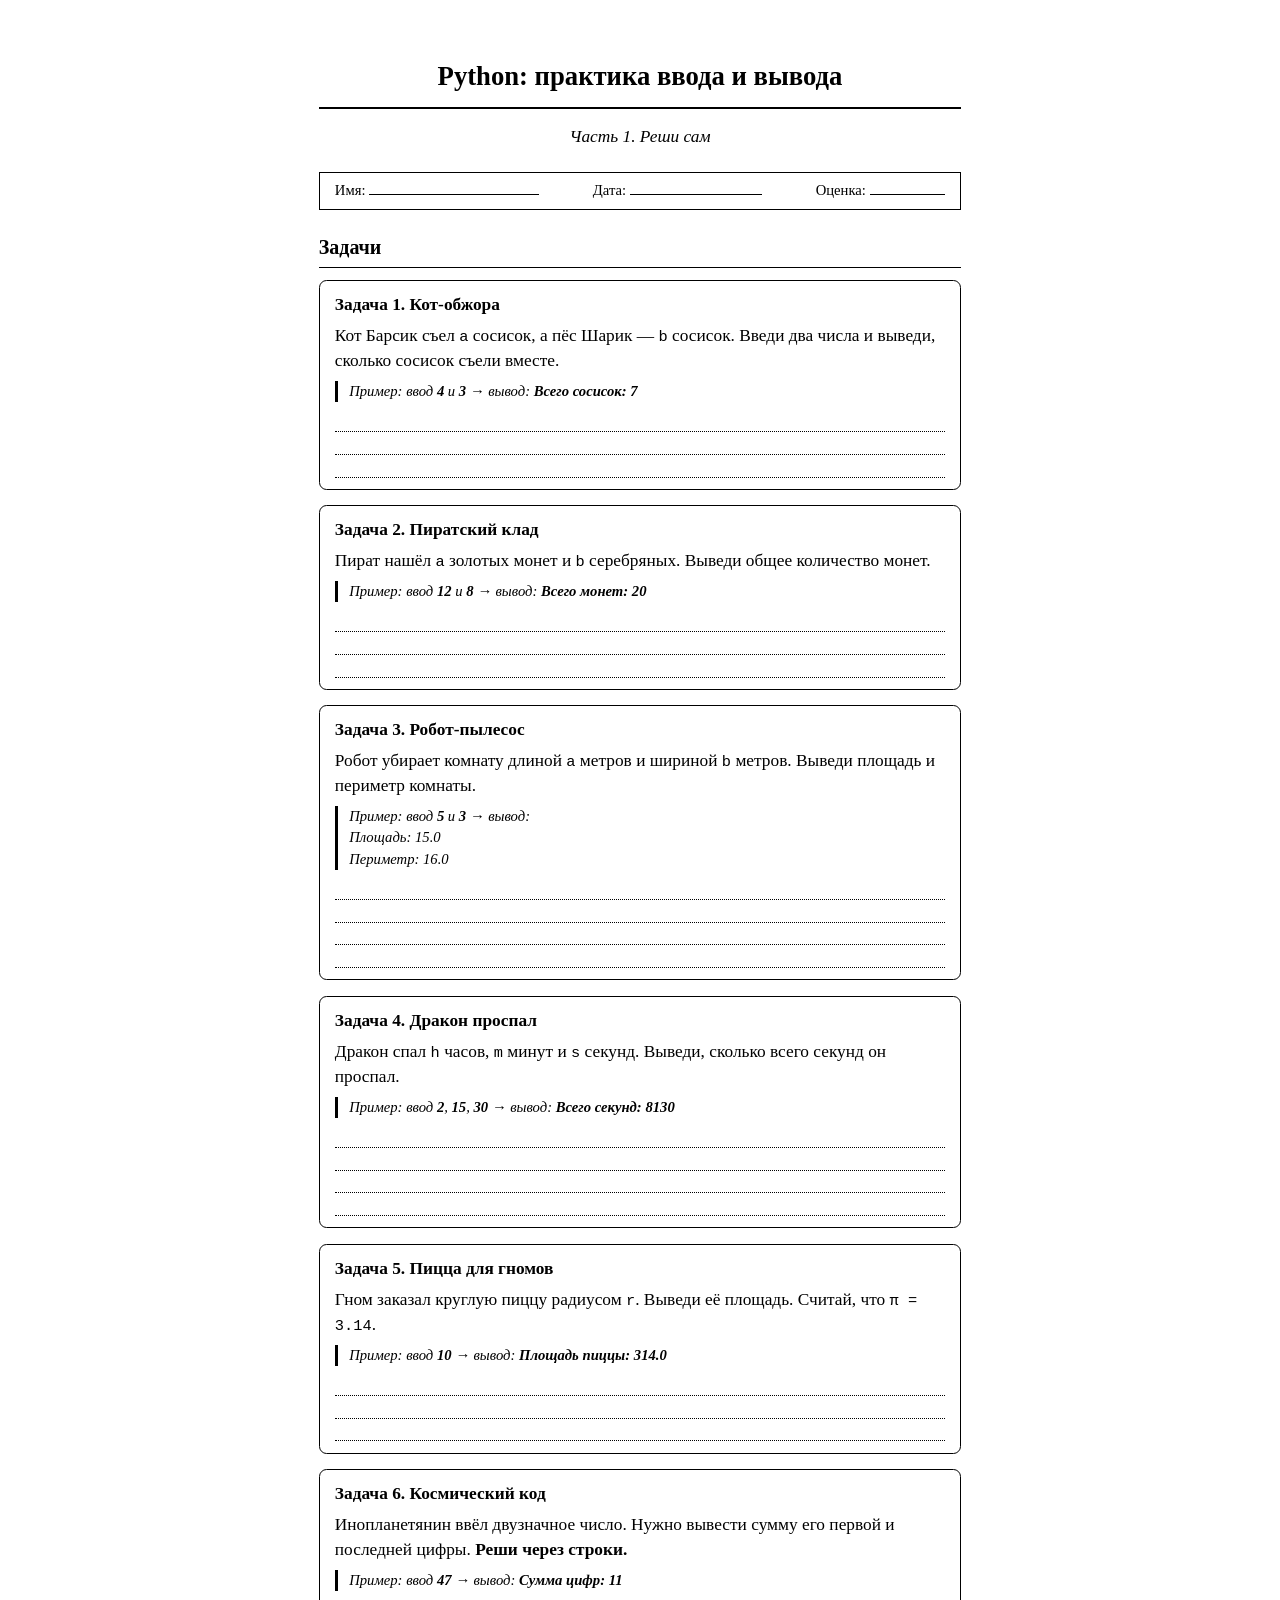
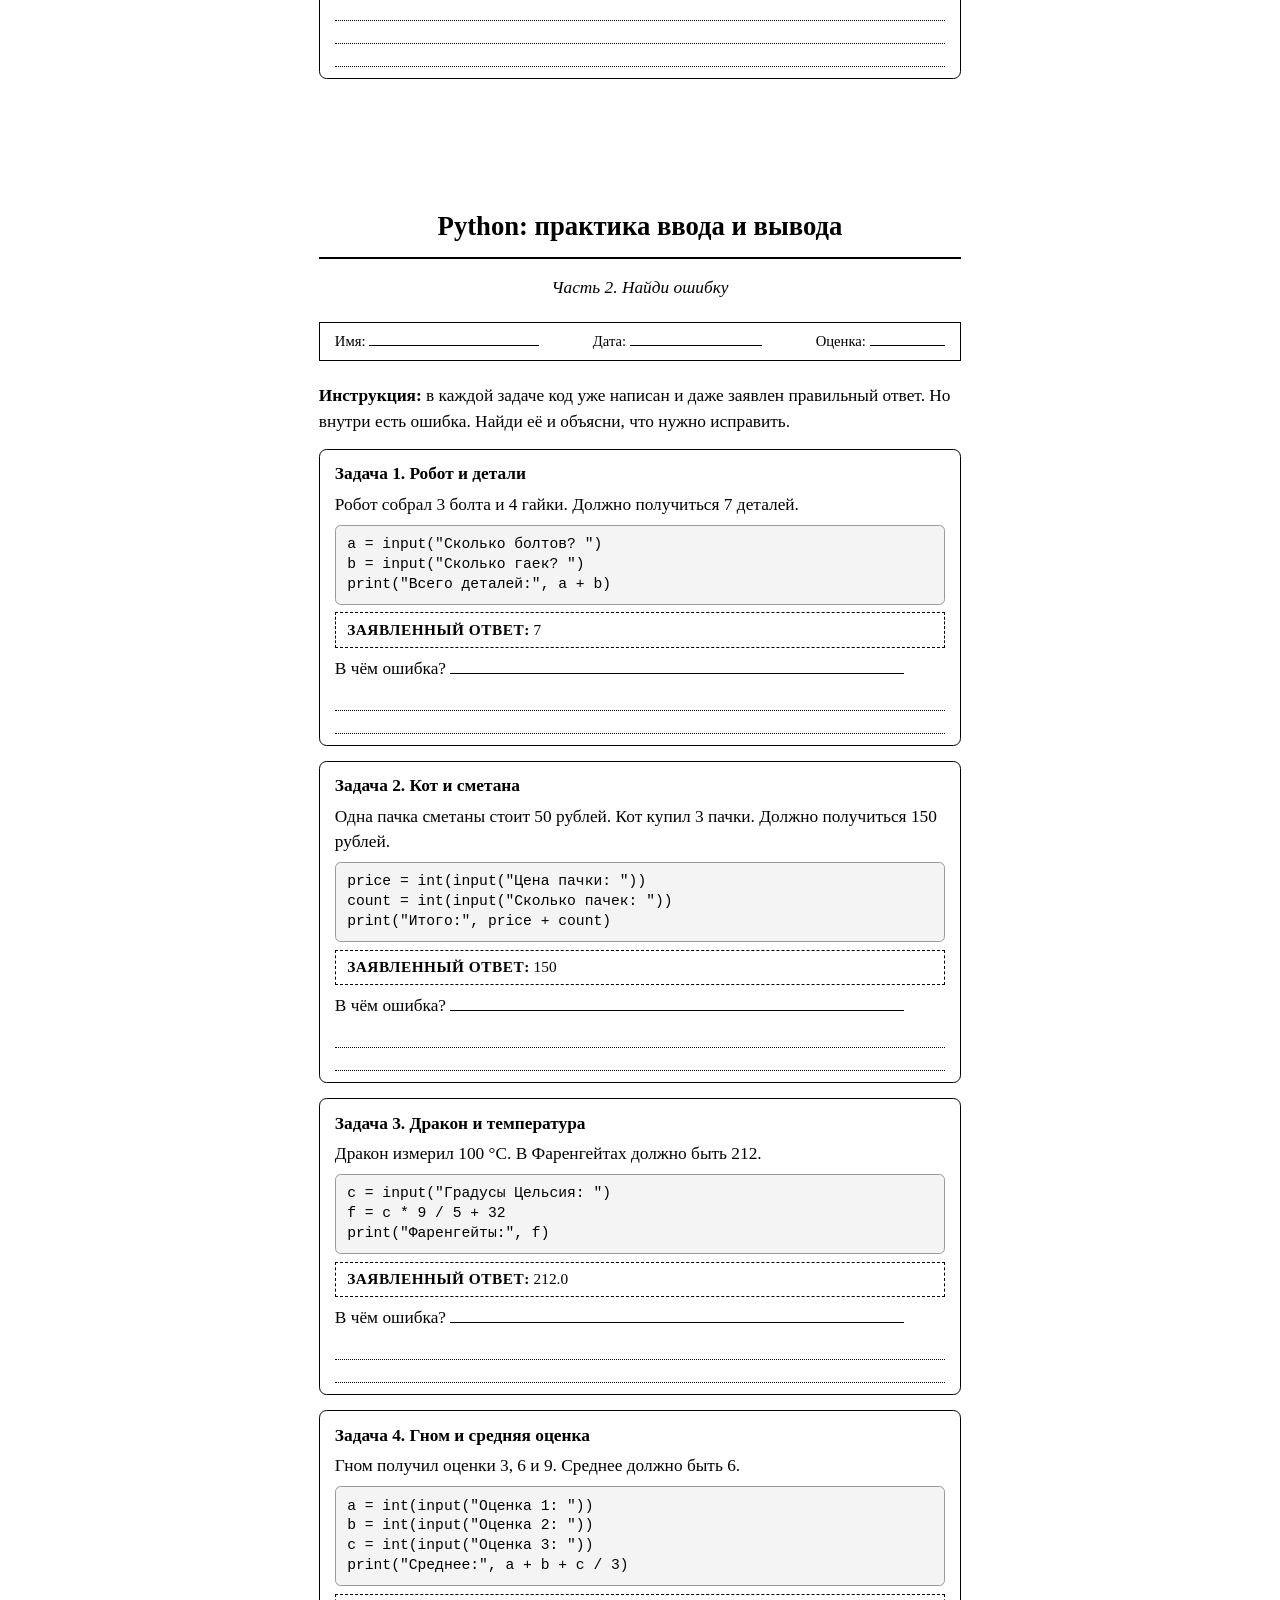
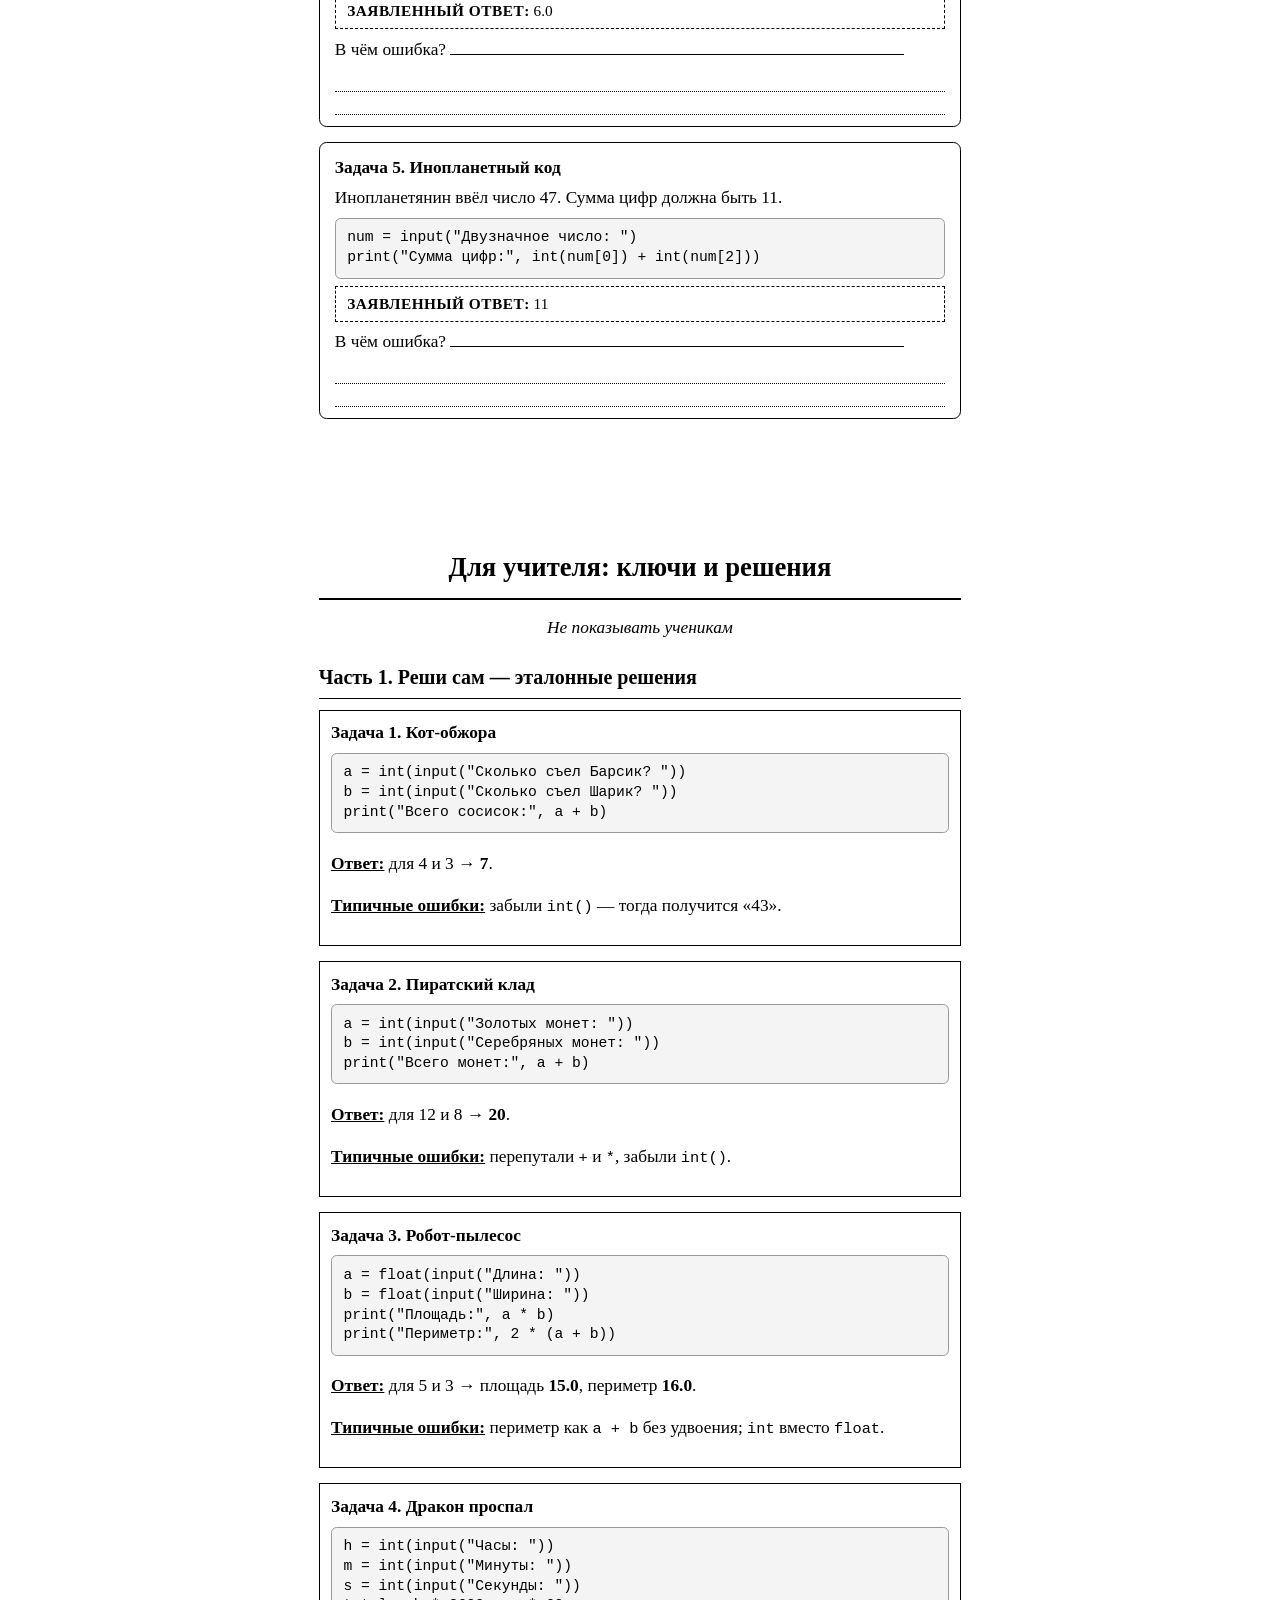
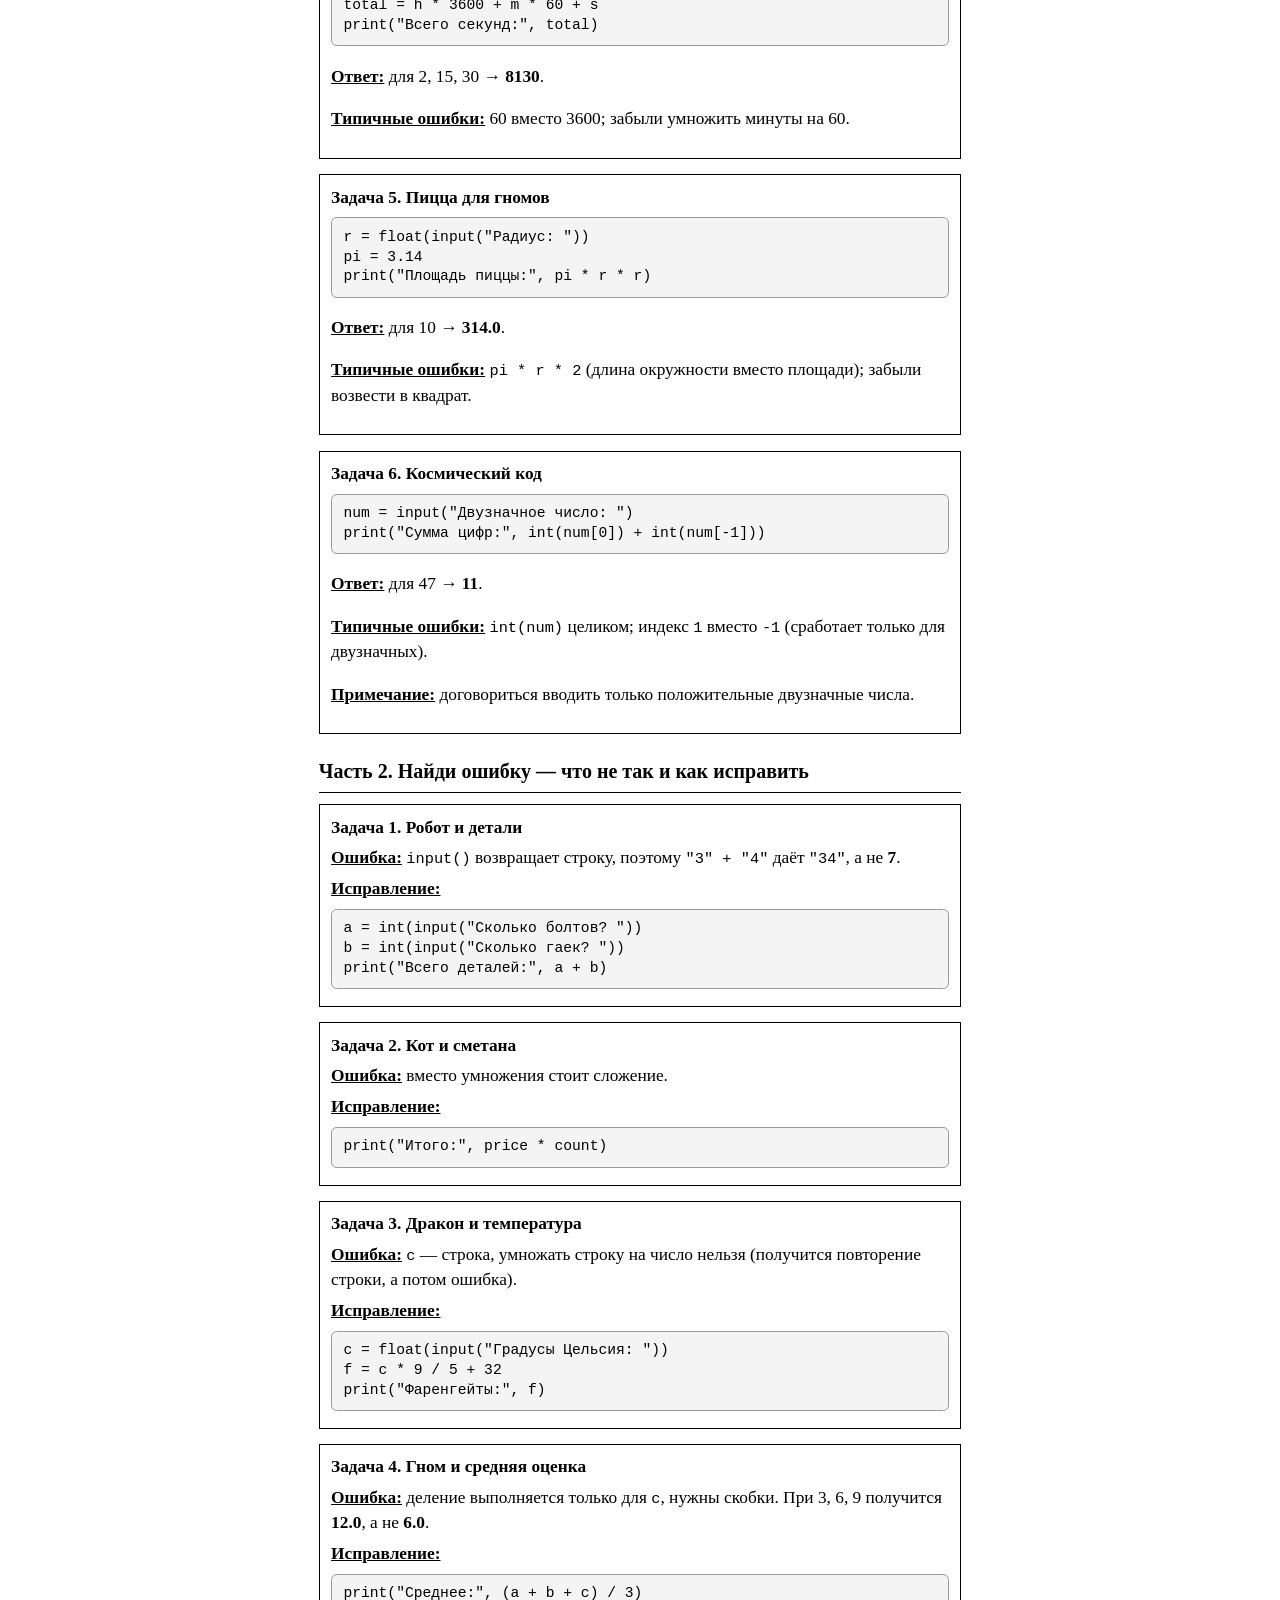
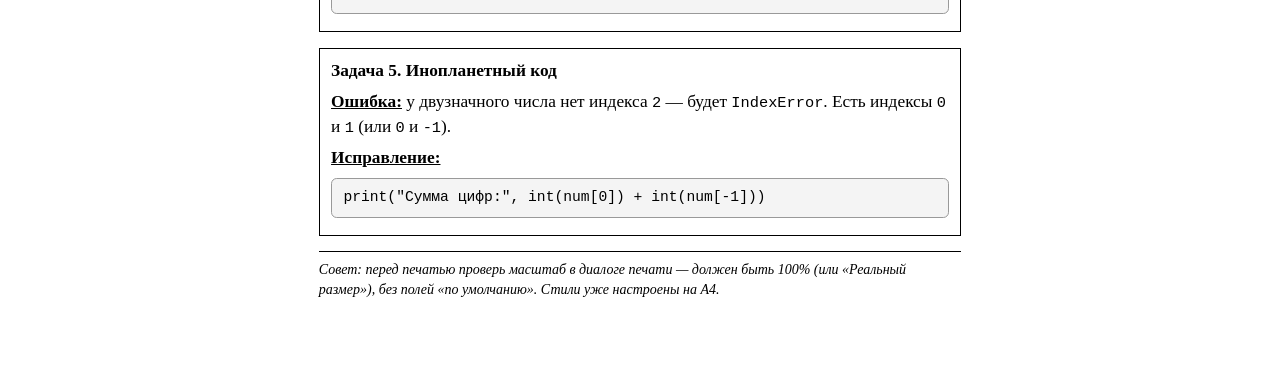
<file: Python-less-9.html>
<!DOCTYPE html>
<html lang="ru">
<head>
<meta charset="UTF-8">
<title>Задачи по Python — печать</title>
<style>
  /* ===== Базовые стили (экран + печать) ===== */
  * {
    box-sizing: border-box;
  }

  body {
    font-family: "Times New Roman", Georgia, serif;
    font-size: 13pt;
    line-height: 1.45;
    color: #000;
    background: #fff;
    margin: 0;
    padding: 0;
  }

  .page {
    width: 190mm;
    min-height: 270mm;
    margin: 0 auto;
    padding: 15mm 10mm;
  }

  h1 {
    font-size: 20pt;
    text-align: center;
    margin: 0 0 4mm 0;
    border-bottom: 2px solid #000;
    padding-bottom: 3mm;
  }

  h2 {
    font-size: 15pt;
    margin: 6mm 0 3mm 0;
    border-bottom: 1px solid #000;
    padding-bottom: 1.5mm;
  }

  h3 {
    font-size: 13pt;
    margin: 5mm 0 1mm 0;
  }

  .subtitle {
    text-align: center;
    font-style: italic;
    margin: 0 0 6mm 0;
  }

  .meta {
    display: flex;
    justify-content: space-between;
    border: 1px solid #000;
    padding: 2mm 4mm;
    margin-bottom: 6mm;
    font-size: 11pt;
  }

  .meta span {
    display: inline-block;
  }

  .line {
    border-bottom: 1px solid #000;
    display: inline-block;
    min-width: 45mm;
    height: 4mm;
  }

  /* ===== Карточка задачи ===== */
  .task {
    border: 1.5px solid #000;
    border-radius: 2mm;
    padding: 3mm 4mm;
    margin-bottom: 4mm;
    page-break-inside: avoid;
    break-inside: avoid;
  }

  .task .num {
    font-weight: bold;
    font-size: 13pt;
    margin-bottom: 1.5mm;
  }

  .task p {
    margin: 1.5mm 0;
  }

  .example {
    border-left: 3px solid #000;
    padding-left: 3mm;
    margin: 2mm 0;
    font-size: 11pt;
    font-style: italic;
  }

  /* ===== Блок кода ===== */
  pre {
    font-family: "Courier New", monospace;
    font-size: 11pt;
    line-height: 1.35;
    background: #f4f4f4;
    border: 1px solid #999;
    border-radius: 1.5mm;
    padding: 2.5mm 3mm;
    margin: 2mm 0;
    white-space: pre-wrap;
    page-break-inside: avoid;
    break-inside: avoid;
  }

  code {
    font-family: "Courier New", monospace;
    font-size: 11.5pt;
  }

  /* ===== Строки для ответа ===== */
  .answer-lines {
    margin-top: 2mm;
    font-size: 11pt;
  }

  .answer-lines div {
    border-bottom: 1px dotted #000;
    height: 6mm;
  }

  /* ===== Заявленный ответ ===== */
  .declared {
    border: 1px dashed #000;
    padding: 1.5mm 3mm;
    margin-top: 2mm;
    font-size: 11.5pt;
  }

  .declared strong {
    text-transform: uppercase;
    letter-spacing: 0.5px;
  }

  /* ===== Разделитель страниц ===== */
  .page-break {
    page-break-after: always;
    break-after: page;
  }

  /* ===== Ключ учителя ===== */
  .key-block {
    border: 1px solid #000;
    padding: 2.5mm 3mm;
    margin-bottom: 4mm;
    page-break-inside: avoid;
    break-inside: avoid;
  }

  .key-block .key-title {
    font-weight: bold;
    margin-bottom: 1.5mm;
  }

  .key-block .error {
    margin: 1.5mm 0;
  }

  .key-block .fix {
    margin: 1.5mm 0;
  }

  .label {
    font-weight: bold;
    text-decoration: underline;
  }

  .note {
    font-size: 10.5pt;
    font-style: italic;
    border-top: 1px solid #000;
    padding-top: 2mm;
    margin-top: 4mm;
  }

  /* ===== Печать ===== */
  @page {
    size: A4;
    margin: 10mm;
  }

  @media print {
    body {
      font-size: 12pt;
    }
    .page {
      width: auto;
      min-height: auto;
      padding: 0;
      margin: 0;
    }
    .no-print {
      display: none !important;
    }
    pre {
      background: #fff !important;
      border: 1px solid #000;
    }
    .task,
    .key-block {
      box-shadow: none;
    }
  }
</style>
</head>
<body>

<!-- ============================================================ -->
<!-- ЧАСТЬ 1 — ДЛЯ РЕБЯТ                                          -->
<!-- ============================================================ -->
<div class="page">

  <h1>Python: практика ввода и вывода</h1>
  <p class="subtitle">Часть 1. Реши сам</p>

  <div class="meta">
    <span>Имя: <span class="line"></span></span>
    <span>Дата: <span class="line" style="min-width:35mm;"></span></span>
    <span>Оценка: <span class="line" style="min-width:20mm;"></span></span>
  </div>

  <h2>Задачи</h2>

  <div class="task">
    <div class="num">Задача 1. Кот-обжора</div>
    <p>Кот Барсик съел <code>a</code> сосисок, а пёс Шарик — <code>b</code> сосисок. Введи два числа и выведи, сколько сосисок съели вместе.</p>
    <div class="example">Пример: ввод <b>4</b> и <b>3</b> → вывод: <b>Всего сосисок: 7</b></div>
    <div class="answer-lines">
      <div></div>
      <div></div>
      <div></div>
    </div>
  </div>

  <div class="task">
    <div class="num">Задача 2. Пиратский клад</div>
    <p>Пират нашёл <code>a</code> золотых монет и <code>b</code> серебряных. Выведи общее количество монет.</p>
    <div class="example">Пример: ввод <b>12</b> и <b>8</b> → вывод: <b>Всего монет: 20</b></div>
    <div class="answer-lines">
      <div></div>
      <div></div>
      <div></div>
    </div>
  </div>

  <div class="task">
    <div class="num">Задача 3. Робот-пылесос</div>
    <p>Робот убирает комнату длиной <code>a</code> метров и шириной <code>b</code> метров. Выведи площадь и периметр комнаты.</p>
    <div class="example">Пример: ввод <b>5</b> и <b>3</b> → вывод:<br>
      Площадь: 15.0<br>
      Периметр: 16.0
    </div>
    <div class="answer-lines">
      <div></div>
      <div></div>
      <div></div>
      <div></div>
    </div>
  </div>

  <div class="task">
    <div class="num">Задача 4. Дракон проспал</div>
    <p>Дракон спал <code>h</code> часов, <code>m</code> минут и <code>s</code> секунд. Выведи, сколько всего секунд он проспал.</p>
    <div class="example">Пример: ввод <b>2</b>, <b>15</b>, <b>30</b> → вывод: <b>Всего секунд: 8130</b></div>
    <div class="answer-lines">
      <div></div>
      <div></div>
      <div></div>
      <div></div>
    </div>
  </div>

  <div class="task">
    <div class="num">Задача 5. Пицца для гномов</div>
    <p>Гном заказал круглую пиццу радиусом <code>r</code>. Выведи её площадь. Считай, что <code>π = 3.14</code>.</p>
    <div class="example">Пример: ввод <b>10</b> → вывод: <b>Площадь пиццы: 314.0</b></div>
    <div class="answer-lines">
      <div></div>
      <div></div>
      <div></div>
    </div>
  </div>

  <div class="task">
    <div class="num">Задача 6. Космический код</div>
    <p>Инопланетянин ввёл двузначное число. Нужно вывести сумму его первой и последней цифры. <b>Реши через строки.</b></p>
    <div class="example">Пример: ввод <b>47</b> → вывод: <b>Сумма цифр: 11</b></div>
    <div class="answer-lines">
      <div></div>
      <div></div>
      <div></div>
    </div>
  </div>

</div>

<div class="page-break"></div>

<!-- ============================================================ -->
<!-- ЧАСТЬ 2 — ДЛЯ РЕБЯТ                                          -->
<!-- ============================================================ -->
<div class="page">

  <h1>Python: практика ввода и вывода</h1>
  <p class="subtitle">Часть 2. Найди ошибку</p>

  <div class="meta">
    <span>Имя: <span class="line"></span></span>
    <span>Дата: <span class="line" style="min-width:35mm;"></span></span>
    <span>Оценка: <span class="line" style="min-width:20mm;"></span></span>
  </div>

  <p style="margin-bottom:4mm;"><b>Инструкция:</b> в каждой задаче код уже написан и даже заявлен правильный ответ. Но внутри есть ошибка. Найди её и объясни, что нужно исправить.</p>

  <div class="task">
    <div class="num">Задача 1. Робот и детали</div>
    <p>Робот собрал 3 болта и 4 гайки. Должно получиться 7 деталей.</p>
<pre>a = input("Сколько болтов? ")
b = input("Сколько гаек? ")
print("Всего деталей:", a + b)</pre>
    <div class="declared"><strong>Заявленный ответ:</strong> 7</div>
    <p style="margin-top:2mm;">В чём ошибка? <span class="line" style="min-width:120mm;"></span></p>
    <div class="answer-lines">
      <div></div>
      <div></div>
    </div>
  </div>

  <div class="task">
    <div class="num">Задача 2. Кот и сметана</div>
    <p>Одна пачка сметаны стоит 50 рублей. Кот купил 3 пачки. Должно получиться 150 рублей.</p>
<pre>price = int(input("Цена пачки: "))
count = int(input("Сколько пачек: "))
print("Итого:", price + count)</pre>
    <div class="declared"><strong>Заявленный ответ:</strong> 150</div>
    <p style="margin-top:2mm;">В чём ошибка? <span class="line" style="min-width:120mm;"></span></p>
    <div class="answer-lines">
      <div></div>
      <div></div>
    </div>
  </div>

  <div class="task">
    <div class="num">Задача 3. Дракон и температура</div>
    <p>Дракон измерил 100 °C. В Фаренгейтах должно быть 212.</p>
<pre>c = input("Градусы Цельсия: ")
f = c * 9 / 5 + 32
print("Фаренгейты:", f)</pre>
    <div class="declared"><strong>Заявленный ответ:</strong> 212.0</div>
    <p style="margin-top:2mm;">В чём ошибка? <span class="line" style="min-width:120mm;"></span></p>
    <div class="answer-lines">
      <div></div>
      <div></div>
    </div>
  </div>

  <div class="task">
    <div class="num">Задача 4. Гном и средняя оценка</div>
    <p>Гном получил оценки 3, 6 и 9. Среднее должно быть 6.</p>
<pre>a = int(input("Оценка 1: "))
b = int(input("Оценка 2: "))
c = int(input("Оценка 3: "))
print("Среднее:", a + b + c / 3)</pre>
    <div class="declared"><strong>Заявленный ответ:</strong> 6.0</div>
    <p style="margin-top:2mm;">В чём ошибка? <span class="line" style="min-width:120mm;"></span></p>
    <div class="answer-lines">
      <div></div>
      <div></div>
    </div>
  </div>

  <div class="task">
    <div class="num">Задача 5. Инопланетный код</div>
    <p>Инопланетянин ввёл число 47. Сумма цифр должна быть 11.</p>
<pre>num = input("Двузначное число: ")
print("Сумма цифр:", int(num[0]) + int(num[2]))</pre>
    <div class="declared"><strong>Заявленный ответ:</strong> 11</div>
    <p style="margin-top:2mm;">В чём ошибка? <span class="line" style="min-width:120mm;"></span></p>
    <div class="answer-lines">
      <div></div>
      <div></div>
    </div>
  </div>

</div>

<div class="page-break"></div>

<!-- ============================================================ -->
<!-- ЛИСТ УЧИТЕЛЯ — КЛЮЧИ                                         -->
<!-- ============================================================ -->
<div class="page">

  <h1>Для учителя: ключи и решения</h1>
  <p class="subtitle">Не показывать ученикам</p>

  <h2>Часть 1. Реши сам — эталонные решения</h2>

  <div class="key-block">
    <div class="key-title">Задача 1. Кот-обжора</div>
<pre>a = int(input("Сколько съел Барсик? "))
b = int(input("Сколько съел Шарик? "))
print("Всего сосисок:", a + b)</pre>
    <p><span class="label">Ответ:</span> для 4 и 3 → <b>7</b>.</p>
    <p><span class="label">Типичные ошибки:</span> забыли <code>int()</code> — тогда получится «43».</p>
  </div>

  <div class="key-block">
    <div class="key-title">Задача 2. Пиратский клад</div>
<pre>a = int(input("Золотых монет: "))
b = int(input("Серебряных монет: "))
print("Всего монет:", a + b)</pre>
    <p><span class="label">Ответ:</span> для 12 и 8 → <b>20</b>.</p>
    <p><span class="label">Типичные ошибки:</span> перепутали <code>+</code> и <code>*</code>, забыли <code>int()</code>.</p>
  </div>

  <div class="key-block">
    <div class="key-title">Задача 3. Робот-пылесос</div>
<pre>a = float(input("Длина: "))
b = float(input("Ширина: "))
print("Площадь:", a * b)
print("Периметр:", 2 * (a + b))</pre>
    <p><span class="label">Ответ:</span> для 5 и 3 → площадь <b>15.0</b>, периметр <b>16.0</b>.</p>
    <p><span class="label">Типичные ошибки:</span> периметр как <code>a + b</code> без удвоения; <code>int</code> вместо <code>float</code>.</p>
  </div>

  <div class="key-block">
    <div class="key-title">Задача 4. Дракон проспал</div>
<pre>h = int(input("Часы: "))
m = int(input("Минуты: "))
s = int(input("Секунды: "))
total = h * 3600 + m * 60 + s
print("Всего секунд:", total)</pre>
    <p><span class="label">Ответ:</span> для 2, 15, 30 → <b>8130</b>.</p>
    <p><span class="label">Типичные ошибки:</span> 60 вместо 3600; забыли умножить минуты на 60.</p>
  </div>

  <div class="key-block">
    <div class="key-title">Задача 5. Пицца для гномов</div>
<pre>r = float(input("Радиус: "))
pi = 3.14
print("Площадь пиццы:", pi * r * r)</pre>
    <p><span class="label">Ответ:</span> для 10 → <b>314.0</b>.</p>
    <p><span class="label">Типичные ошибки:</span> <code>pi * r * 2</code> (длина окружности вместо площади); забыли возвести в квадрат.</p>
  </div>

  <div class="key-block">
    <div class="key-title">Задача 6. Космический код</div>
<pre>num = input("Двузначное число: ")
print("Сумма цифр:", int(num[0]) + int(num[-1]))</pre>
    <p><span class="label">Ответ:</span> для 47 → <b>11</b>.</p>
    <p><span class="label">Типичные ошибки:</span> <code>int(num)</code> целиком; индекс <code>1</code> вместо <code>-1</code> (сработает только для двузначных).</p>
    <p><span class="label">Примечание:</span> договориться вводить только положительные двузначные числа.</p>
  </div>

  <h2>Часть 2. Найди ошибку — что не так и как исправить</h2>

  <div class="key-block">
    <div class="key-title">Задача 1. Робот и детали</div>
    <div class="error"><span class="label">Ошибка:</span> <code>input()</code> возвращает строку, поэтому <code>"3" + "4"</code> даёт <code>"34"</code>, а не <b>7</b>.</div>
    <div class="fix"><span class="label">Исправление:</span></div>
<pre>a = int(input("Сколько болтов? "))
b = int(input("Сколько гаек? "))
print("Всего деталей:", a + b)</pre>
  </div>

  <div class="key-block">
    <div class="key-title">Задача 2. Кот и сметана</div>
    <div class="error"><span class="label">Ошибка:</span> вместо умножения стоит сложение.</div>
    <div class="fix"><span class="label">Исправление:</span></div>
<pre>print("Итого:", price * count)</pre>
  </div>

  <div class="key-block">
    <div class="key-title">Задача 3. Дракон и температура</div>
    <div class="error"><span class="label">Ошибка:</span> <code>c</code> — строка, умножать строку на число нельзя (получится повторение строки, а потом ошибка).</div>
    <div class="fix"><span class="label">Исправление:</span></div>
<pre>c = float(input("Градусы Цельсия: "))
f = c * 9 / 5 + 32
print("Фаренгейты:", f)</pre>
  </div>

  <div class="key-block">
    <div class="key-title">Задача 4. Гном и средняя оценка</div>
    <div class="error"><span class="label">Ошибка:</span> деление выполняется только для <code>c</code>, нужны скобки. При 3, 6, 9 получится <b>12.0</b>, а не <b>6.0</b>.</div>
    <div class="fix"><span class="label">Исправление:</span></div>
<pre>print("Среднее:", (a + b + c) / 3)</pre>
  </div>

  <div class="key-block">
    <div class="key-title">Задача 5. Инопланетный код</div>
    <div class="error"><span class="label">Ошибка:</span> у двузначного числа нет индекса <code>2</code> — будет <code>IndexError</code>. Есть индексы <code>0</code> и <code>1</code> (или <code>0</code> и <code>-1</code>).</div>
    <div class="fix"><span class="label">Исправление:</span></div>
<pre>print("Сумма цифр:", int(num[0]) + int(num[-1]))</pre>
  </div>

  <p class="note">
    Совет: перед печатью проверь масштаб в диалоге печати — должен быть 100% (или «Реальный размер»), без полей «по умолчанию». Стили уже настроены на A4.
  </p>

</div>

</body>
</html>
</file>
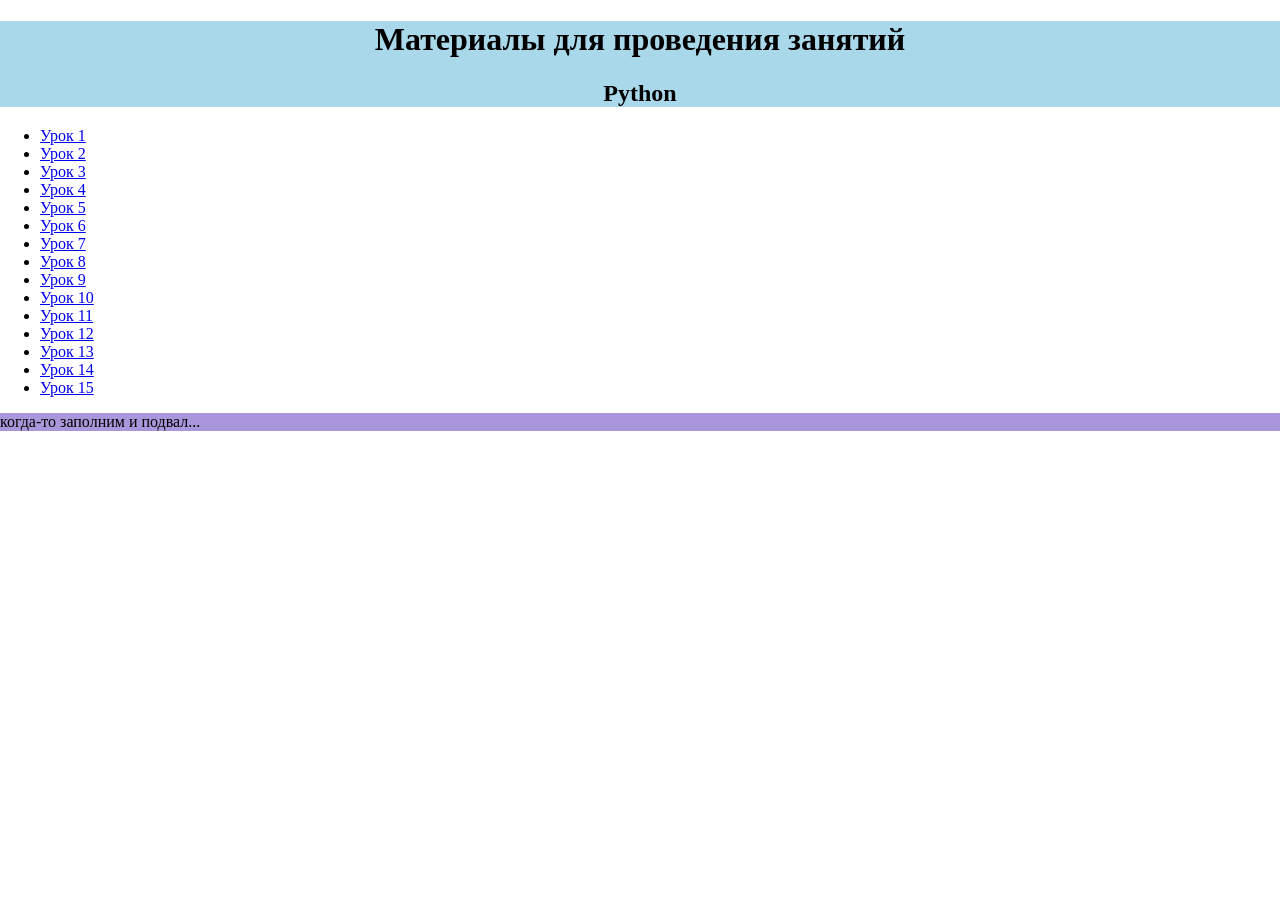
<file: python.html>
<!DOCTYPE html>
<html lang="en">

<head>
    <meta charset="UTF-8">
    <meta name="viewport" content="width=device-width, initial-scale=1.0">
    <link rel="stylesheet" href="style.css">
    <title>Document</title>
</head>

<body>
    <header>
        <h1>Материалы для проведения занятий</h1>
      <h2>Python</h2>
    </header>
    <main>
        
        <ul>
          <li><a href="Python-less-1">Урок 1</a></li>
          <li><a href="Python-less-2">Урок 2</a></li>
          <li><a href="Python-less-3">Урок 3</a></li>
          <li><a href="Python-less-4">Урок 4</a></li>
          <li><a href="Python-less-5">Урок 5</a></li>
          <li><a href="Python-less-6">Урок 6</a></li>
          <li><a href="Python-less-7">Урок 7</a></li>
          <li><a href="Python-less-8">Урок 8</a></li>
          <li><a href="Python-less-9">Урок 9</a></li>
          <li><a href="Python-less-10">Урок 10</a></li>
          <li><a href="Python-less-11">Урок 11</a></li>
          <li><a href="Python-less-12">Урок 12</a></li>
          <li><a href="Python-less-13">Урок 13</a></li>
          <li><a href="Python-less-14">Урок 14</a></li>
          <li><a href="Python-less-15">Урок 15</a></li>         
        </ul>
       
    </main>
<footer>когда-то заполним и подвал...</footer>
</body>

</html>
</file>
<file: style.css>
:root{
    --header: #a8d8ea;
    --footer: #aa96da;
    --butn: #fcbad3;
    --after: #ffffd2;
}
body{
    margin: 0;
}
header{
    background-color: var(--header);
    text-align: center;
}

footer{
    background-color: var(--footer);
}
</file>
